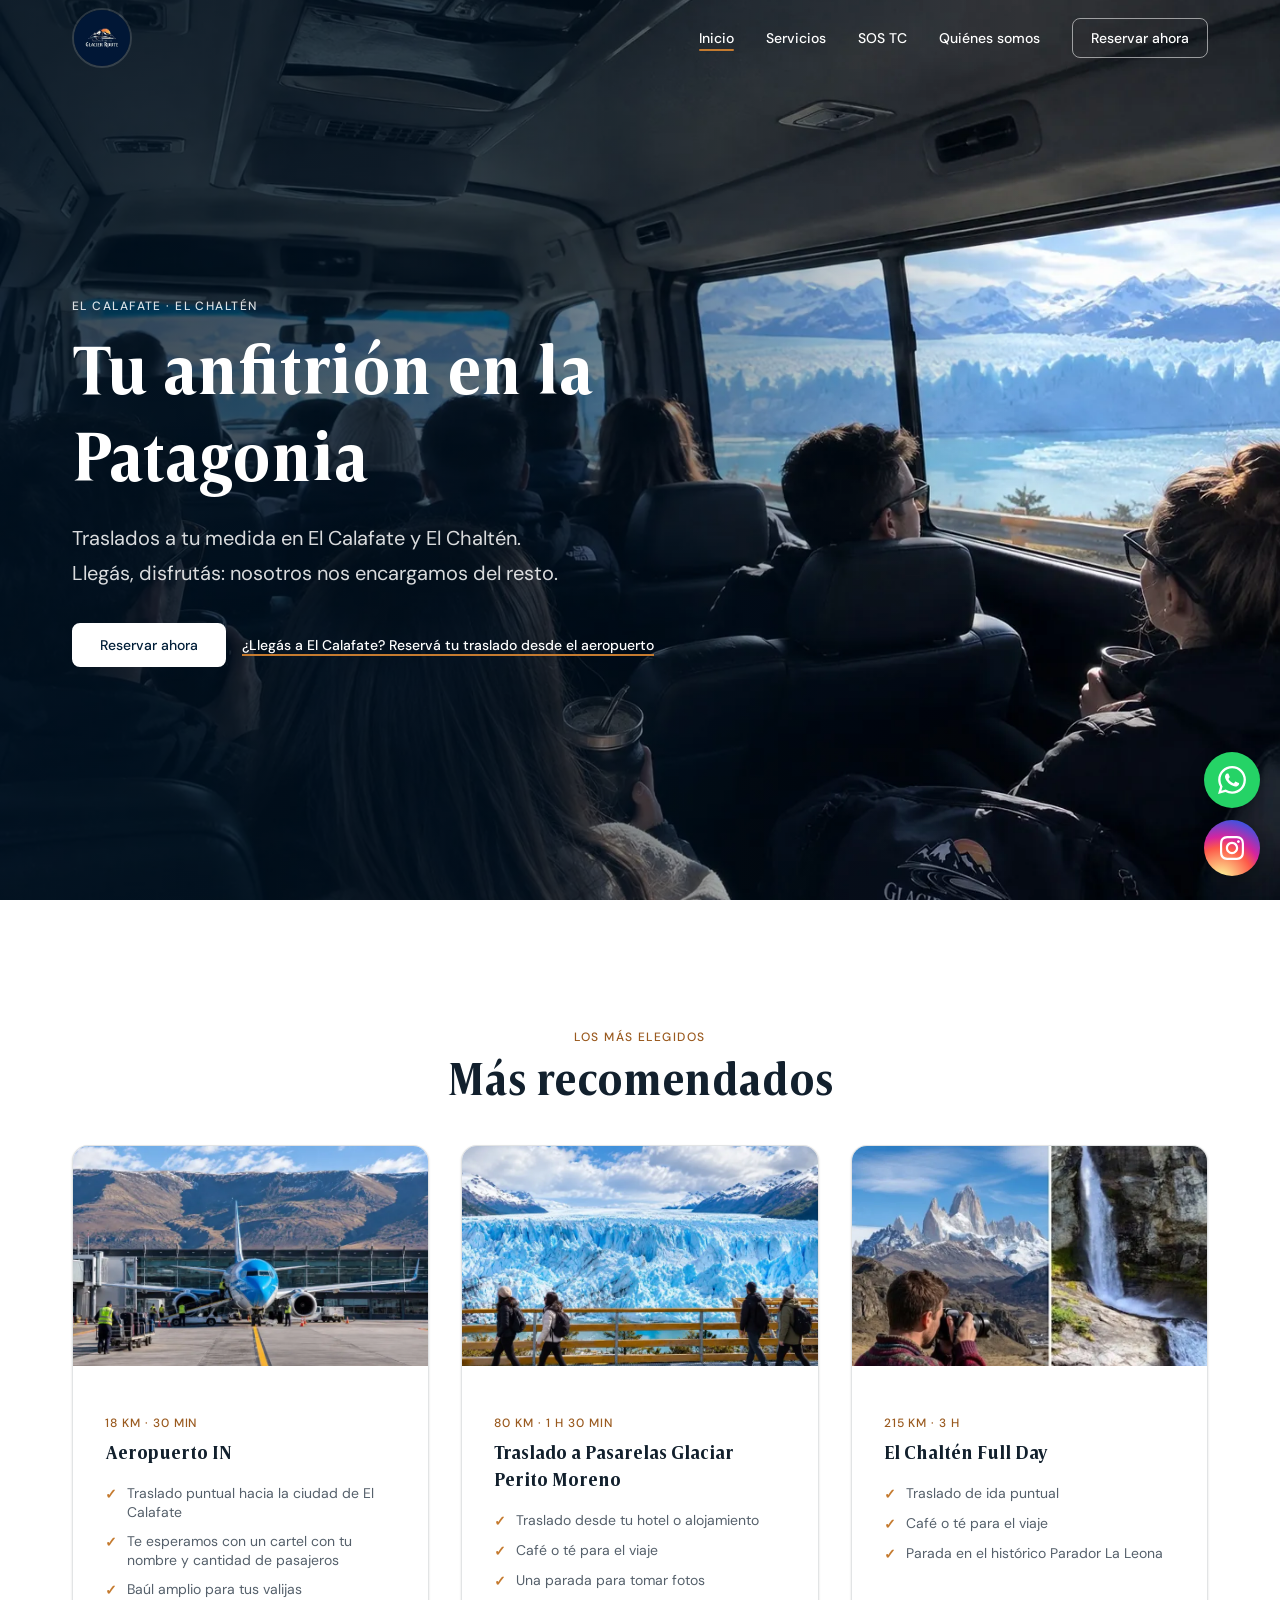
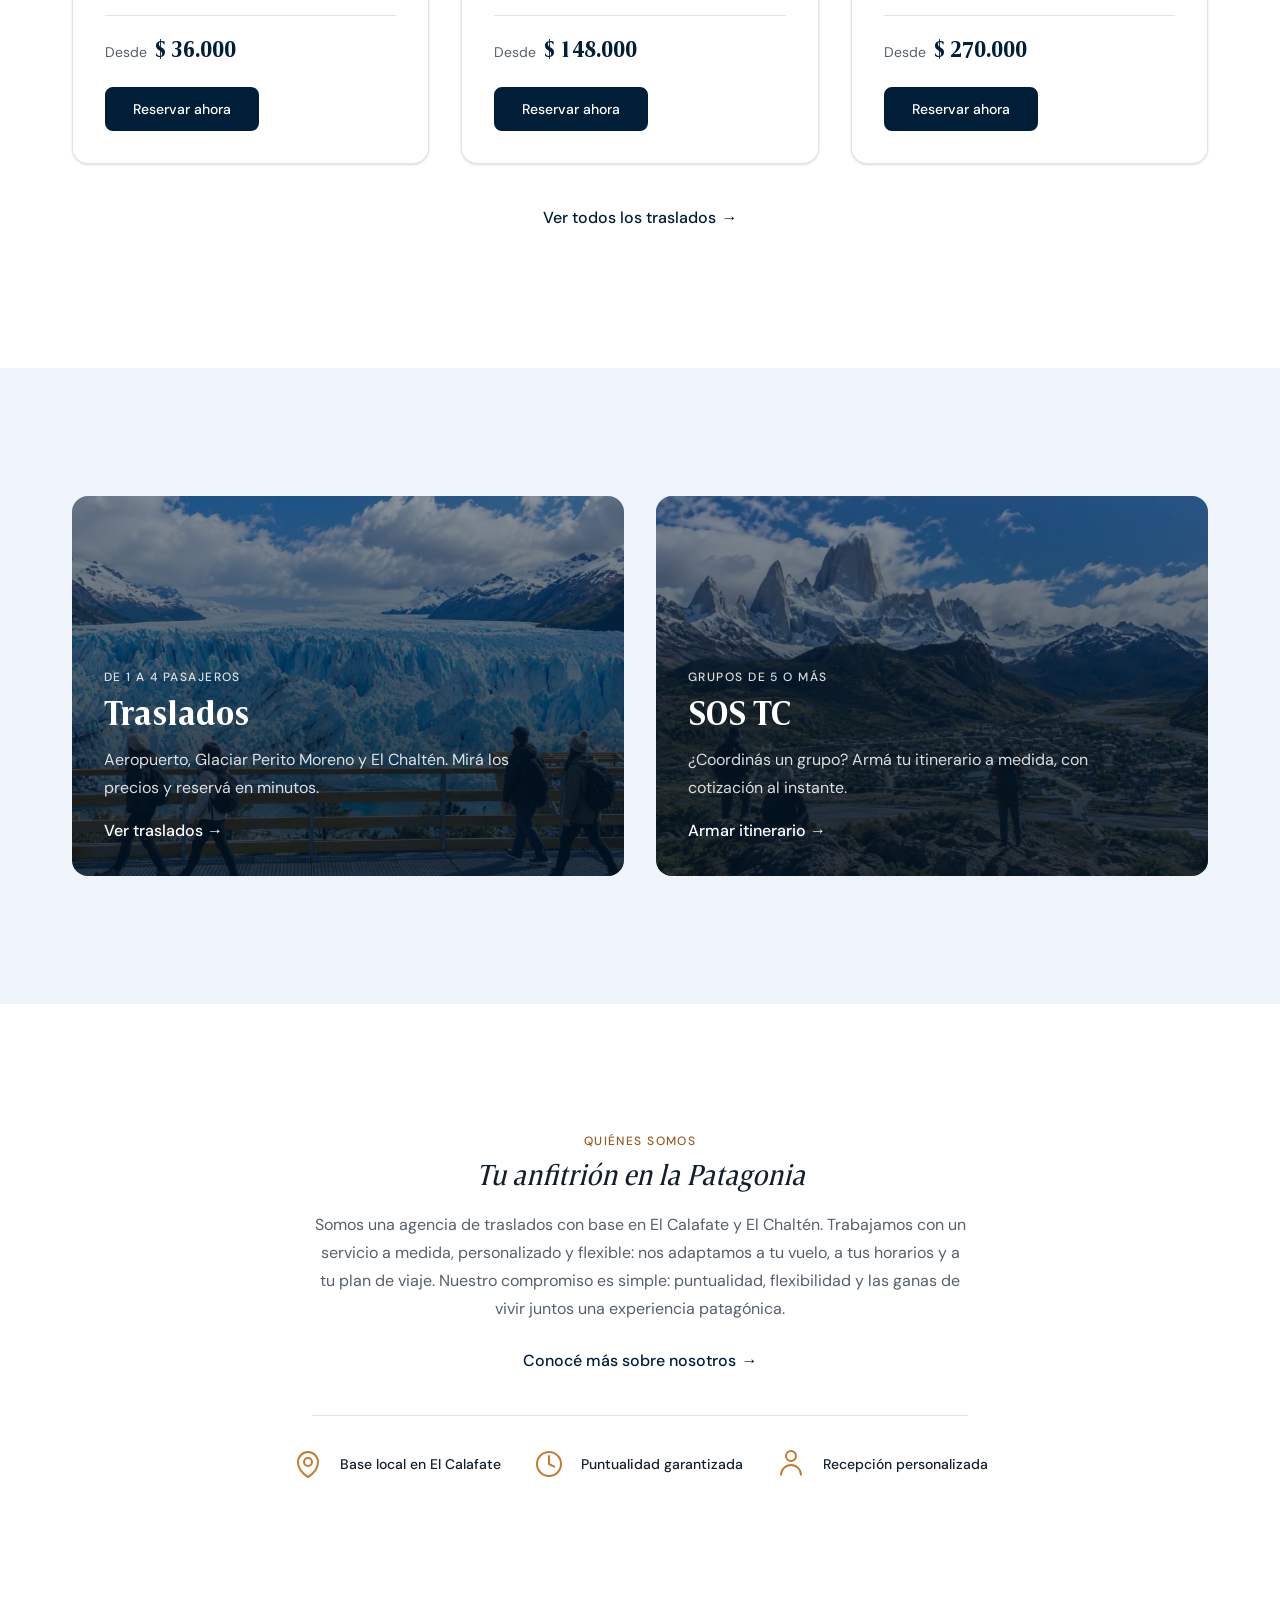
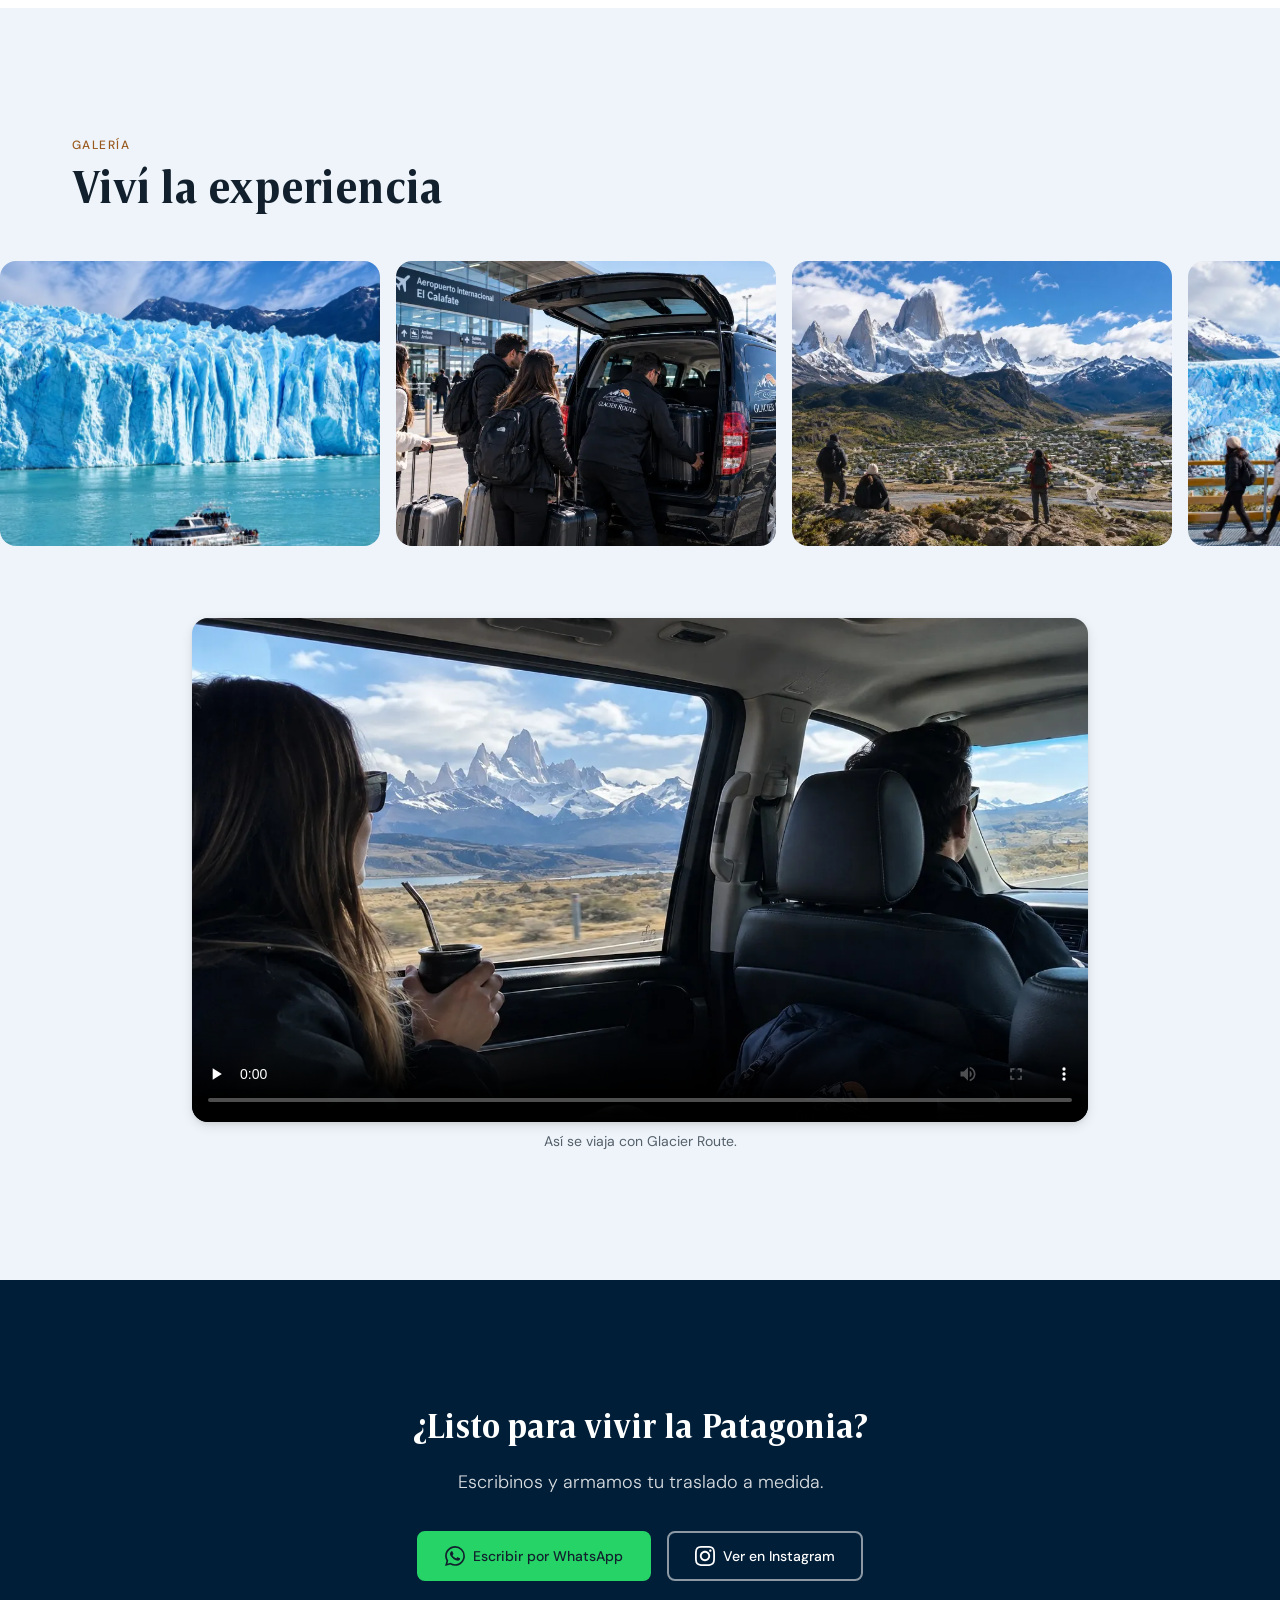
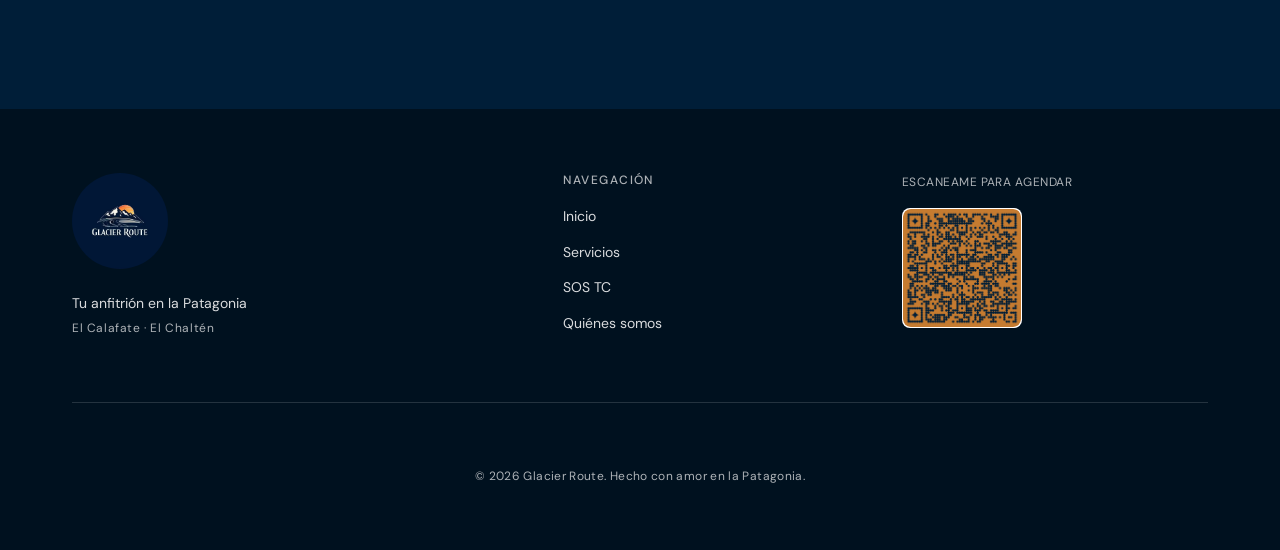
<file: index.html>
<!DOCTYPE html>
<html lang="es">
<head>
  <meta charset="UTF-8" />
  <meta name="viewport" content="width=device-width, initial-scale=1.0" />
  <title>Glacier Route | Traslados El Calafate y El Chaltén</title>
  <meta name="description" content="Traslados en El Calafate y El Chaltén: aeropuerto, Glaciar Perito Moreno y Chaltén Full Day. Servicio a medida, puntual y flexible. Reservá por WhatsApp." />
  <meta name="theme-color" content="#001e38" />
  <link rel="icon" href="assets/icon/logo-glacier-route.ico" />
  <link rel="canonical" href="https://www.glacierroute.com.ar/" />

  <!-- Open Graph -->
  <meta property="og:title" content="Glacier Route | Traslados El Calafate y El Chaltén" />
  <meta property="og:description" content="Traslados en El Calafate y El Chaltén: aeropuerto, Glaciar Perito Moreno y Chaltén Full Day. Servicio a medida, puntual y flexible. Reservá por WhatsApp." />
  <meta property="og:image" content="https://www.glacierroute.com.ar/assets/glaciar/glaciar-hero.jpeg" />
  <meta property="og:image:width" content="828" />
  <meta property="og:image:height" content="689" />
  <meta property="og:type" content="website" />
  <meta property="og:url" content="https://www.glacierroute.com.ar/" />
  <meta property="og:locale" content="es_AR" />
  <meta property="og:site_name" content="Glacier Route" />

  <!-- Twitter Card -->
  <meta name="twitter:card" content="summary_large_image" />
  <meta name="twitter:title" content="Glacier Route | Traslados El Calafate y El Chaltén" />
  <meta name="twitter:description" content="Traslados en El Calafate y El Chaltén: aeropuerto, Glaciar Perito Moreno y Chaltén Full Day. Servicio a medida, puntual y flexible. Reservá por WhatsApp." />
  <meta name="twitter:image" content="https://www.glacierroute.com.ar/assets/glaciar/glaciar-hero.jpeg" />

  <!-- Geo -->
  <meta name="geo.region" content="AR-Z" />
  <meta name="geo.placename" content="El Calafate, Santa Cruz, Argentina" />
  <meta name="geo.position" content="-50.3400;-72.2647" />
  <meta name="ICBM" content="-50.3400, -72.2647" />

  <!-- JSON-LD: LocalBusiness -->
  <!-- TODO cliente: actualizar "telephone" cuando cambie WHATSAPP_RESERVAS en js/config.js -->
  <script type="application/ld+json">
  {
    "@context": "https://schema.org",
    "@type": "LocalBusiness",
    "@id": "https://www.glacierroute.com.ar/",
    "name": "Glacier Route",
    "description": "Traslados en El Calafate y El Chaltén: aeropuerto, Glaciar Perito Moreno y Chaltén Full Day.",
    "url": "https://www.glacierroute.com.ar/",
    "telephone": "+5491162806101",
    "image": "https://www.glacierroute.com.ar/assets/glaciar/glaciar-hero.jpeg",
    "priceRange": "$$",
    "sameAs": ["https://www.instagram.com/traslados.elcalafate"],
    "address": {
      "@type": "PostalAddress",
      "addressLocality": "El Calafate",
      "addressRegion": "Santa Cruz",
      "addressCountry": "AR"
    },
    "geo": {
      "@type": "GeoCoordinates",
      "latitude": -50.3400,
      "longitude": -72.2647
    },
    "areaServed": [
      { "@type": "City", "name": "El Calafate" },
      { "@type": "City", "name": "El Chaltén" }
    ],
    "hasOfferCatalog": {
      "@type": "OfferCatalog",
      "name": "Traslados en El Calafate y El Chaltén",
      "itemListElement": [
        {
          "@type": "Offer",
          "itemOffered": {
            "@type": "Service",
            "name": "Traslado Aeropuerto El Calafate",
            "description": "Traslado desde/hacia el Aeropuerto Malvinas Argentinas de El Calafate con recepción personalizada."
          }
        },
        {
          "@type": "Offer",
          "itemOffered": {
            "@type": "Service",
            "name": "Traslado Glaciar Perito Moreno",
            "description": "Traslado al Glaciar Perito Moreno en el Parque Nacional Los Glaciares. Opciones: solo ida, puertos o ida y vuelta con pasarelas."
          }
        },
        {
          "@type": "Offer",
          "itemOffered": {
            "@type": "Service",
            "name": "Traslado El Chaltén",
            "description": "Traslado desde El Calafate a El Chaltén, Capital Nacional del Trekking."
          }
        },
        {
          "@type": "Offer",
          "itemOffered": {
            "@type": "Service",
            "name": "Chaltén Full Day",
            "description": "Traslado de día completo a El Chaltén para conocer los hitos principales de la Capital Nacional del Trekking."
          }
        }
      ]
    }
  }
  </script>

  <!-- Fuentes (locales): DM Sans para el texto, Candide para los títulos -->
  <link rel="preload" href="assets/fonts/DMSans-latin.woff2" as="font" type="font/woff2" crossorigin />
  <link rel="preload" href="assets/fonts/Candide-Bold.woff2" as="font" type="font/woff2" crossorigin />

  <!-- CSS (los que llevan media="print" + onload son de contenido bajo el pliegue: no bloquean el render) -->
  <link rel="stylesheet" href="css/variables.css" />
  <link rel="stylesheet" href="css/reset.css" />
  <link rel="stylesheet" href="css/layout.css" />
  <link rel="stylesheet" href="css/components.css" />
  <link rel="stylesheet" href="css/hero.css" />
  <link rel="stylesheet" href="css/services.css" />
  <link rel="stylesheet" href="css/reserva.css" media="print" onload="this.media='all'" />
  <link rel="stylesheet" href="css/gallery.css" media="print" onload="this.media='all'" />
  <link rel="stylesheet" href="css/contact.css" media="print" onload="this.media='all'" />
  <link rel="stylesheet" href="css/pages.css" />
</head>
<body>

  <a href="#contenido" class="skip-link">Saltar al contenido</a>

  <!-- NAV: mantener igual en todas las páginas -->
  <header class="site-header" role="banner">
    <nav class="nav" aria-label="Navegación principal">
      <div class="nav__container">
        <a href="./" class="nav__logo" aria-label="Glacier Route — Ir al inicio">
          <img src="assets/logo-glacier-route.webp" alt="Glacier Route" width="52" height="52" />
        </a>

        <button class="nav__hamburger" aria-label="Abrir menú de navegación" aria-expanded="false" aria-controls="nav-menu">
          <span class="nav__hamburger-line"></span>
          <span class="nav__hamburger-line"></span>
          <span class="nav__hamburger-line"></span>
        </button>

        <ul class="nav__links" id="nav-menu" role="list">
          <li><a href="./" class="nav__link">Inicio</a></li>
          <li><a href="servicios.html" class="nav__link">Servicios</a></li>
          <li><a href="sos-tc.html" class="nav__link">SOS TC</a></li>
          <li><a href="nosotros.html" class="nav__link">Quiénes somos</a></li>
          <li><a href="servicios.html" class="nav__link nav__link--cta">Reservar ahora</a></li>
        </ul>
      </div>
    </nav>
  </header>

  <main id="contenido">

    <!-- ══════════════════════════ HERO (carrusel: js/hero.js) ════════════════════════ -->
    <section id="inicio" class="hero" data-carrusel aria-roledescription="carousel" aria-label="Glacier Route en imágenes">
      <div class="hero__slides">
        <div class="hero__slide is-active" role="group" aria-roledescription="slide" aria-label="1 de 3">
          <img src="assets/hero/viaje-glaciar.webp" alt="Viajeros tomando mate en la camioneta de Glacier Route, frente al Glaciar Perito Moreno" width="1448" height="1086" fetchpriority="high" />
        </div>
        <div class="hero__slide" role="group" aria-roledescription="slide" aria-label="2 de 3">
          <img data-src="assets/hero/recepcion-aeropuerto.webp" alt="Chofer de Glacier Route recibiendo viajeros junto a la camioneta en el aeropuerto de El Calafate" width="1435" height="1096" />
        </div>
        <div class="hero__slide" role="group" aria-roledescription="slide" aria-label="3 de 3">
          <img data-src="assets/hero/viaje-fitz-roy.webp" alt="Viajera mirando el cerro Fitz Roy por la ventanilla, camino a El Chaltén" width="1448" height="1086" />
        </div>
      </div>

      <div class="hero__content">
        <h1 class="visually-hidden">Glacier Route: traslados en El Calafate y El Chaltén</h1>
        <p class="hero__eyebrow">El Calafate · El Chaltén</p>

        <div class="hero__textos">
          <div class="hero__texto is-active">
            <h2 class="hero__titulo">Tu anfitrión en la Patagonia</h2>
            <p class="hero__frase">Traslados a tu medida en El Calafate y El Chaltén.<br />Llegás, disfrutás: nosotros nos encargamos del resto.</p>
          </div>
          <div class="hero__texto">
            <h2 class="hero__titulo">Te esperamos en el aeropuerto</h2>
            <p class="hero__frase">Te recibimos con un cartel con tu nombre.<br />Y te llevamos directo a tu alojamiento.</p>
          </div>
          <div class="hero__texto">
            <h2 class="hero__titulo">Rumbo a El Chaltén</h2>
            <p class="hero__frase">215 km hasta la Capital Nacional del Trekking.<br />Con café o té y paradas en el camino.</p>
          </div>
        </div>

        <div class="hero__ctas">
          <a href="servicios.html" class="btn btn--light">Reservar ahora</a>
          <button type="button" class="hero__pregunta" data-reservar="aeropuerto-in" aria-haspopup="dialog">¿Llegás a El Calafate? Reservá tu traslado desde el aeropuerto</button>
        </div>
      </div>
    </section>

    <!-- ═════════════════════ MÁS RECOMENDADOS ═════════════════════ -->
    <section id="destacados" class="destacados section" aria-labelledby="destacados-heading">
      <div class="container">
        <p class="eyebrow eyebrow--centered">Los más elegidos</p>
        <h2 id="destacados-heading" class="section-title">Más recomendados</h2>
        <!-- Cards generadas desde js/data/servicios.js (destacado: true) -->
        <div class="servicios-grid" data-destacados></div>
        <p class="section-link"><a href="servicios.html" class="link-arrow">Ver todos los traslados</a></p>
      </div>
    </section>

    <!-- ═════════════════════════ ACCESOS ═════════════════════════ -->
    <section id="accesos" class="accesos section" aria-label="Elegí cómo viajás">
      <div class="container accesos__grid">
        <a href="servicios.html" class="acceso acceso--servicios">
          <span class="acceso__eyebrow">De 1 a 4 pasajeros</span>
          <h2 class="acceso__title">Traslados</h2>
          <p class="acceso__text">Aeropuerto, Glaciar Perito Moreno y El Chaltén. Mirá los precios y reservá en minutos.</p>
          <span class="acceso__cta">Ver traslados</span>
        </a>
        <a href="sos-tc.html" class="acceso acceso--tc">
          <span class="acceso__eyebrow">Grupos de 5 o más</span>
          <h2 class="acceso__title">SOS TC</h2>
          <p class="acceso__text">¿Coordinás un grupo? Armá tu itinerario a medida, con cotización al instante.</p>
          <span class="acceso__cta">Armar itinerario</span>
        </a>
      </div>
    </section>

    <!-- ═════════════════════ QUIÉNES SOMOS ═════════════════════ -->
    <section id="nosotros" class="nosotros section" aria-labelledby="nosotros-heading">
      <div class="container nosotros-franja">
        <p class="eyebrow">Quiénes somos</p>
        <h2 id="nosotros-heading" class="nosotros__title"><em>Tu anfitrión en la Patagonia</em></h2>
        <p class="nosotros__text">Somos una agencia de traslados con base en El Calafate y El Chaltén. Trabajamos con un servicio a medida, personalizado y flexible: nos adaptamos a tu vuelo, a tus horarios y a tu plan de viaje. Nuestro compromiso es simple: puntualidad, flexibilidad y las ganas de vivir juntos una experiencia patagónica.</p>
        <a href="nosotros.html" class="link-arrow">Conocé más sobre nosotros</a>

        <ul class="trust-badges" role="list" aria-label="Por qué elegirnos">
          <li class="trust-badge">
            <svg class="trust-badge__icon" aria-hidden="true" focusable="false" width="32" height="32" viewBox="0 0 24 24" fill="none" stroke="currentColor" stroke-width="1.5" stroke-linecap="round" stroke-linejoin="round">
              <path d="M15 10.5a3 3 0 1 1-6 0 3 3 0 0 1 6 0z"/>
              <path d="M19.5 10.5c0 7.142-7.5 11.25-7.5 11.25S4.5 17.642 4.5 10.5a7.5 7.5 0 0 1 15 0z"/>
            </svg>
            <span class="trust-badge__text">Base local en El Calafate</span>
          </li>
          <li class="trust-badge">
            <svg class="trust-badge__icon" aria-hidden="true" focusable="false" width="32" height="32" viewBox="0 0 24 24" fill="none" stroke="currentColor" stroke-width="1.5" stroke-linecap="round" stroke-linejoin="round">
              <circle cx="12" cy="12" r="9"/>
              <path d="M12 6v6l4 2"/>
            </svg>
            <span class="trust-badge__text">Puntualidad garantizada</span>
          </li>
          <li class="trust-badge">
            <svg class="trust-badge__icon" aria-hidden="true" focusable="false" width="32" height="32" viewBox="0 0 24 24" fill="none" stroke="currentColor" stroke-width="1.5" stroke-linecap="round" stroke-linejoin="round">
              <path d="M15.75 6a3.75 3.75 0 1 1-7.5 0 3.75 3.75 0 0 1 7.5 0z"/>
              <path d="M4.501 20.118a7.5 7.5 0 0 1 14.998 0"/>
            </svg>
            <span class="trust-badge__text">Recepción personalizada</span>
          </li>
        </ul>
      </div>
    </section>

    <!-- ══════════════════════ GALERÍA (cinta: js/gallery.js) ════════════════════════ -->
    <section id="galeria" class="gallery section" aria-labelledby="galeria-heading">
      <div class="container gallery__header">
        <p class="eyebrow">Galería</p>
        <h2 id="galeria-heading" class="section-title">Viví la experiencia</h2>
      </div>

      <div class="gallery__viewport" data-galeria>
        <ul class="gallery__track" role="list">
          <li>
            <button type="button" class="gallery__item" data-index="0" aria-label="Ampliar foto: Catamarán navegando frente a la pared del Glaciar Perito Moreno">
              <img data-src="assets/galeria/navegacion-glaciar-800.webp" data-full="assets/galeria/navegacion-glaciar.webp" alt="Catamarán navegando frente a la pared del Glaciar Perito Moreno" width="1295" height="1214" loading="lazy" />
              <span class="gallery__overlay" aria-hidden="true"><svg width="24" height="24" viewBox="0 0 24 24" fill="none" stroke="currentColor" stroke-width="2" aria-hidden="true"><circle cx="11" cy="11" r="8"/><path d="m21 21-4.35-4.35"/></svg></span>
            </button>
          </li>
          <li>
            <button type="button" class="gallery__item" data-index="1" aria-label="Ampliar foto: Chofer de Glacier Route cargando valijas en la camioneta, en el aeropuerto de El Calafate">
              <img data-src="assets/galeria/recepcion-valijas-800.webp" data-full="assets/galeria/recepcion-valijas.webp" alt="Chofer de Glacier Route cargando valijas en la camioneta, en el aeropuerto de El Calafate" width="1536" height="1024" loading="lazy" />
              <span class="gallery__overlay" aria-hidden="true"><svg width="24" height="24" viewBox="0 0 24 24" fill="none" stroke="currentColor" stroke-width="2" aria-hidden="true"><circle cx="11" cy="11" r="8"/><path d="m21 21-4.35-4.35"/></svg></span>
            </button>
          </li>
          <li>
            <button type="button" class="gallery__item" data-index="2" aria-label="Ampliar foto: Viajeros en un mirador con el cerro Fitz Roy y el pueblo de El Chaltén de fondo">
              <img data-src="assets/galeria/mirador-el-chalten-800.webp" data-full="assets/galeria/mirador-el-chalten.webp" alt="Viajeros en un mirador con el cerro Fitz Roy y el pueblo de El Chaltén de fondo" width="1572" height="1001" loading="lazy" />
              <span class="gallery__overlay" aria-hidden="true"><svg width="24" height="24" viewBox="0 0 24 24" fill="none" stroke="currentColor" stroke-width="2" aria-hidden="true"><circle cx="11" cy="11" r="8"/><path d="m21 21-4.35-4.35"/></svg></span>
            </button>
          </li>
          <li>
            <button type="button" class="gallery__item" data-index="3" aria-label="Ampliar foto: Viajeros caminando por las pasarelas frente al Glaciar Perito Moreno">
              <img data-src="assets/galeria/pasarelas-glaciar-800.webp" data-full="assets/galeria/pasarelas-glaciar.webp" alt="Viajeros caminando por las pasarelas frente al Glaciar Perito Moreno" width="1401" height="1123" loading="lazy" />
              <span class="gallery__overlay" aria-hidden="true"><svg width="24" height="24" viewBox="0 0 24 24" fill="none" stroke="currentColor" stroke-width="2" aria-hidden="true"><circle cx="11" cy="11" r="8"/><path d="m21 21-4.35-4.35"/></svg></span>
            </button>
          </li>
          <li>
            <button type="button" class="gallery__item" data-index="4" aria-label="Ampliar foto: Viajeros frente a la Laguna de los Tres, con el cerro Fitz Roy de fondo">
              <img data-src="assets/galeria/laguna-de-los-tres-800.webp" data-full="assets/galeria/laguna-de-los-tres.webp" alt="Viajeros frente a la Laguna de los Tres, con el cerro Fitz Roy de fondo" width="1302" height="1208" loading="lazy" />
              <span class="gallery__overlay" aria-hidden="true"><svg width="24" height="24" viewBox="0 0 24 24" fill="none" stroke="currentColor" stroke-width="2" aria-hidden="true"><circle cx="11" cy="11" r="8"/><path d="m21 21-4.35-4.35"/></svg></span>
            </button>
          </li>
          <li>
            <button type="button" class="gallery__item" data-index="5" aria-label="Ampliar foto: Avión en la plataforma del aeropuerto de El Calafate, con las sierras de fondo">
              <img data-src="assets/galeria/avion-aeropuerto-800.webp" data-full="assets/galeria/avion-aeropuerto.webp" alt="Avión en la plataforma del aeropuerto de El Calafate, con las sierras de fondo" width="1518" height="1036" loading="lazy" />
              <span class="gallery__overlay" aria-hidden="true"><svg width="24" height="24" viewBox="0 0 24 24" fill="none" stroke="currentColor" stroke-width="2" aria-hidden="true"><circle cx="11" cy="11" r="8"/><path d="m21 21-4.35-4.35"/></svg></span>
            </button>
          </li>
          <li>
            <button type="button" class="gallery__item" data-index="6" aria-label="Ampliar foto: Pareja frente a una cascada y su laguna de agua turquesa en El Chaltén">
              <img data-src="assets/galeria/cascada-el-chalten-800.webp" data-full="assets/galeria/cascada-el-chalten.webp" alt="Pareja frente a una cascada y su laguna de agua turquesa en El Chaltén" width="1073" height="1465" loading="lazy" />
              <span class="gallery__overlay" aria-hidden="true"><svg width="24" height="24" viewBox="0 0 24 24" fill="none" stroke="currentColor" stroke-width="2" aria-hidden="true"><circle cx="11" cy="11" r="8"/><path d="m21 21-4.35-4.35"/></svg></span>
            </button>
          </li>
          <li>
            <button type="button" class="gallery__item" data-index="7" aria-label="Ampliar foto: Pareja cargando una valija en la camioneta de Glacier Route para volver al aeropuerto">
              <img data-src="assets/galeria/regreso-aeropuerto-800.webp" data-full="assets/galeria/regreso-aeropuerto.webp" alt="Pareja cargando una valija en la camioneta de Glacier Route para volver al aeropuerto" width="1448" height="1086" loading="lazy" />
              <span class="gallery__overlay" aria-hidden="true"><svg width="24" height="24" viewBox="0 0 24 24" fill="none" stroke="currentColor" stroke-width="2" aria-hidden="true"><circle cx="11" cy="11" r="8"/><path d="m21 21-4.35-4.35"/></svg></span>
            </button>
          </li>
          <li>
            <button type="button" class="gallery__item" data-index="8" aria-label="Ampliar foto: Trekkers contemplando las agujas del Cerro Torre">
              <img data-src="assets/galeria/cerro-torre-800.webp" data-full="assets/galeria/cerro-torre.webp" alt="Trekkers contemplando las agujas del Cerro Torre" width="1041" height="1511" loading="lazy" />
              <span class="gallery__overlay" aria-hidden="true"><svg width="24" height="24" viewBox="0 0 24 24" fill="none" stroke="currentColor" stroke-width="2" aria-hidden="true"><circle cx="11" cy="11" r="8"/><path d="m21 21-4.35-4.35"/></svg></span>
            </button>
          </li>
          <li>
            <button type="button" class="gallery__item" data-index="9" aria-label="Ampliar foto: Vista aérea del puerto Punta Bandera, sobre el Lago Argentino">
              <img data-src="assets/galeria/puerto-punta-bandera-800.webp" data-full="assets/galeria/puerto-punta-bandera.webp" alt="Vista aérea del puerto Punta Bandera, sobre el Lago Argentino" width="1280" height="887" loading="lazy" />
              <span class="gallery__overlay" aria-hidden="true"><svg width="24" height="24" viewBox="0 0 24 24" fill="none" stroke="currentColor" stroke-width="2" aria-hidden="true"><circle cx="11" cy="11" r="8"/><path d="m21 21-4.35-4.35"/></svg></span>
            </button>
          </li>
          <li>
            <button type="button" class="gallery__item" data-index="10" aria-label="Ampliar foto: Puente rojo sobre el Río Eléctrico con montañas nevadas de fondo">
              <img data-src="assets/galeria/puente-rio-electrico-800.webp" data-full="assets/galeria/puente-rio-electrico.webp" alt="Puente rojo sobre el Río Eléctrico con montañas nevadas de fondo" width="1600" height="980" loading="lazy" />
              <span class="gallery__overlay" aria-hidden="true"><svg width="24" height="24" viewBox="0 0 24 24" fill="none" stroke="currentColor" stroke-width="2" aria-hidden="true"><circle cx="11" cy="11" r="8"/><path d="m21 21-4.35-4.35"/></svg></span>
            </button>
          </li>
          <li>
            <button type="button" class="gallery__item" data-index="11" aria-label="Ampliar foto: Cartel de bienvenida a El Chaltén con el cerro Fitz Roy de fondo">
              <img data-src="assets/galeria/bienvenida-el-chalten-800.webp" data-full="assets/galeria/bienvenida-el-chalten.webp" alt="Cartel de bienvenida a El Chaltén con el cerro Fitz Roy de fondo" width="1280" height="1089" loading="lazy" />
              <span class="gallery__overlay" aria-hidden="true"><svg width="24" height="24" viewBox="0 0 24 24" fill="none" stroke="currentColor" stroke-width="2" aria-hidden="true"><circle cx="11" cy="11" r="8"/><path d="m21 21-4.35-4.35"/></svg></span>
            </button>
          </li>
        </ul>
      </div>

      <figure class="container gallery__video">
        <video controls preload="none" playsinline width="1280" height="720" data-poster="assets/hero/viaje-fitz-roy.webp">
          <source src="assets/video/paisajes-patagonia-720.mp4" type="video/mp4" />
        </video>
        <figcaption>Así se viaja con Glacier Route.</figcaption>
      </figure>
    </section>

    <!-- ══════════════════ CONTACTO CTA #contacto ════════════════════ -->
    <section id="contacto" class="contact-cta section" aria-labelledby="contacto-heading">
      <div class="container contact-cta__inner">
        <h2 id="contacto-heading" class="contact-cta__title">¿Listo para vivir la Patagonia?</h2>
        <p class="contact-cta__subtitle">Escribinos y armamos tu traslado a medida.</p>
        <div class="contact-cta__actions">
          <a href="https://wa.me/5491162806101" class="btn btn--whatsapp js-whatsapp" data-whatsapp-key="generic" target="_blank" rel="noopener noreferrer" aria-label="Escribir por WhatsApp">
            <svg aria-hidden="true" focusable="false" width="20" height="20" viewBox="0 0 24 24" fill="currentColor">
              <path d="M17.472 14.382c-.297-.149-1.758-.867-2.03-.967-.273-.099-.471-.148-.67.15-.197.297-.767.966-.94 1.164-.173.199-.347.223-.644.075-.297-.15-1.255-.463-2.39-1.475-.883-.788-1.48-1.761-1.653-2.059-.173-.297-.018-.458.13-.606.134-.133.298-.347.446-.52.149-.174.198-.298.298-.497.099-.198.05-.371-.025-.52-.075-.149-.669-1.612-.916-2.207-.242-.579-.487-.5-.669-.51-.173-.008-.371-.01-.57-.01-.198 0-.52.074-.792.372-.272.297-1.04 1.016-1.04 2.479 0 1.462 1.065 2.875 1.213 3.074.149.198 2.096 3.2 5.077 4.487.709.306 1.262.489 1.694.625.712.227 1.36.195 1.871.118.571-.085 1.758-.719 2.006-1.413.248-.694.248-1.289.173-1.413-.074-.124-.272-.198-.57-.347m-5.421 7.403h-.004a9.87 9.87 0 01-5.031-1.378l-.361-.214-3.741.982.998-3.648-.235-.374a9.86 9.86 0 01-1.51-5.26c.001-5.45 4.436-9.884 9.888-9.884 2.64 0 5.122 1.03 6.988 2.898a9.825 9.825 0 012.893 6.994c-.003 5.45-4.437 9.884-9.885 9.884m8.413-18.297A11.815 11.815 0 0012.05 0C5.495 0 .16 5.335.157 11.892c0 2.096.547 4.142 1.588 5.945L.057 24l6.305-1.654a11.882 11.882 0 005.683 1.448h.005c6.554 0 11.89-5.335 11.893-11.893a11.821 11.821 0 00-3.48-8.413z"/>
            </svg>
            Escribir por WhatsApp
          </a>
          <a href="https://www.instagram.com/traslados.elcalafate?igsh=dmVlcjQ0a2Q4OHNq" class="btn btn--outline-white js-instagram" target="_blank" rel="noopener noreferrer" aria-label="Ver en Instagram (abre en nueva pestaña)">
            <svg aria-hidden="true" focusable="false" width="20" height="20" viewBox="0 0 24 24" fill="currentColor">
              <path d="M12 2.163c3.204 0 3.584.012 4.85.07 3.252.148 4.771 1.691 4.919 4.919.058 1.265.069 1.645.069 4.849 0 3.205-.012 3.584-.069 4.849-.149 3.225-1.664 4.771-4.919 4.919-1.266.058-1.644.07-4.85.07-3.204 0-3.584-.012-4.849-.07-3.26-.149-4.771-1.699-4.919-4.92-.058-1.265-.07-1.644-.07-4.849 0-3.204.013-3.583.07-4.849.149-3.227 1.664-4.771 4.919-4.919 1.266-.057 1.645-.069 4.849-.069zm0-2.163c-3.259 0-3.667.014-4.947.072-4.358.2-6.78 2.618-6.98 6.98-.059 1.281-.073 1.689-.073 4.948 0 3.259.014 3.668.072 4.948.2 4.358 2.618 6.78 6.98 6.98 1.281.058 1.689.072 4.948.072 3.259 0 3.668-.014 4.948-.072 4.354-.2 6.782-2.618 6.979-6.98.059-1.28.073-1.689.073-4.948 0-3.259-.014-3.667-.072-4.947-.196-4.354-2.617-6.78-6.979-6.98-1.281-.059-1.69-.073-4.949-.073zm0 5.838c-3.403 0-6.162 2.759-6.162 6.162s2.759 6.163 6.162 6.163 6.162-2.759 6.162-6.163c0-3.403-2.759-6.162-6.162-6.162zm0 10.162c-2.209 0-4-1.79-4-4 0-2.209 1.791-4 4-4s4 1.791 4 4c0 2.21-1.791 4-4 4zm6.406-11.845c-.796 0-1.441.645-1.441 1.44s.645 1.44 1.441 1.44c.795 0 1.439-.645 1.439-1.44s-.644-1.44-1.439-1.44z"/>
            </svg>
            Ver en Instagram
          </a>
        </div>
      </div>
    </section>

  </main>

  <!-- FOOTER: mantener igual en todas las páginas -->
  <footer class="site-footer" role="contentinfo">
    <div class="container">
      <div class="footer__grid">

        <div class="footer__col footer__col--brand">
          <a href="./" class="footer__logo-link" aria-label="Glacier Route — Volver al inicio">
            <img src="assets/logo-glacier-route.webp" alt="Glacier Route" width="96" height="96" class="footer__logo" loading="lazy" />
          </a>
          <p class="footer__tagline">Tu anfitrión en la Patagonia</p>
          <p class="footer__location">El Calafate · El Chaltén</p>
        </div>

        <nav class="footer__col footer__col--nav" aria-label="Navegación del pie de página">
          <h2 class="footer__nav-title">Navegación</h2>
          <ul class="footer__nav-links" role="list">
            <li><a href="./" class="footer__link">Inicio</a></li>
            <li><a href="servicios.html" class="footer__link">Servicios</a></li>
            <li><a href="sos-tc.html" class="footer__link">SOS TC</a></li>
            <li><a href="nosotros.html" class="footer__link">Quiénes somos</a></li>
          </ul>
        </nav>

        <div class="footer__col footer__col--qr">
          <p class="footer__qr-text">Escaneame para agendar</p>
          <div class="footer__qr-wrap">
            <img src="assets/QR/newQR.png" alt="Código QR — contacto por WhatsApp" width="120" height="120" class="footer__qr-img" loading="lazy" />
          </div>
        </div>

      </div>

      <div class="footer__bottom">
        <p class="footer__copyright">&copy; 2026 Glacier Route. Hecho con amor en la Patagonia.</p>
      </div>
    </div>
  </footer>

  <!-- ══════════════════ BOTONES FLOTANTES ══════════════════════════ -->
  <div class="floating-buttons" aria-label="Contacto rápido">
    <a href="https://wa.me/5491162806101" class="fab fab--whatsapp js-whatsapp" data-whatsapp-key="generic" aria-label="Contactar por WhatsApp" target="_blank" rel="noopener noreferrer">
      <svg aria-hidden="true" focusable="false" width="28" height="28" viewBox="0 0 24 24" fill="currentColor">
              <path d="M17.472 14.382c-.297-.149-1.758-.867-2.03-.967-.273-.099-.471-.148-.67.15-.197.297-.767.966-.94 1.164-.173.199-.347.223-.644.075-.297-.15-1.255-.463-2.39-1.475-.883-.788-1.48-1.761-1.653-2.059-.173-.297-.018-.458.13-.606.134-.133.298-.347.446-.52.149-.174.198-.298.298-.497.099-.198.05-.371-.025-.52-.075-.149-.669-1.612-.916-2.207-.242-.579-.487-.5-.669-.51-.173-.008-.371-.01-.57-.01-.198 0-.52.074-.792.372-.272.297-1.04 1.016-1.04 2.479 0 1.462 1.065 2.875 1.213 3.074.149.198 2.096 3.2 5.077 4.487.709.306 1.262.489 1.694.625.712.227 1.36.195 1.871.118.571-.085 1.758-.719 2.006-1.413.248-.694.248-1.289.173-1.413-.074-.124-.272-.198-.57-.347m-5.421 7.403h-.004a9.87 9.87 0 01-5.031-1.378l-.361-.214-3.741.982.998-3.648-.235-.374a9.86 9.86 0 01-1.51-5.26c.001-5.45 4.436-9.884 9.888-9.884 2.64 0 5.122 1.03 6.988 2.898a9.825 9.825 0 012.893 6.994c-.003 5.45-4.437 9.884-9.885 9.884m8.413-18.297A11.815 11.815 0 0012.05 0C5.495 0 .16 5.335.157 11.892c0 2.096.547 4.142 1.588 5.945L.057 24l6.305-1.654a11.882 11.882 0 005.683 1.448h.005c6.554 0 11.89-5.335 11.893-11.893a11.821 11.821 0 00-3.48-8.413z"/>
            </svg>
    </a>
    <a href="https://www.instagram.com/traslados.elcalafate?igsh=dmVlcjQ0a2Q4OHNq" class="fab fab--instagram js-instagram" aria-label="Visitar Instagram" target="_blank" rel="noopener noreferrer">
      <svg aria-hidden="true" focusable="false" width="24" height="24" viewBox="0 0 24 24" fill="currentColor">
              <path d="M12 2.163c3.204 0 3.584.012 4.85.07 3.252.148 4.771 1.691 4.919 4.919.058 1.265.069 1.645.069 4.849 0 3.205-.012 3.584-.069 4.849-.149 3.225-1.664 4.771-4.919 4.919-1.266.058-1.644.07-4.85.07-3.204 0-3.584-.012-4.849-.07-3.26-.149-4.771-1.699-4.919-4.92-.058-1.265-.07-1.644-.07-4.849 0-3.204.013-3.583.07-4.849.149-3.227 1.664-4.771 4.919-4.919 1.266-.057 1.645-.069 4.849-.069zm0-2.163c-3.259 0-3.667.014-4.947.072-4.358.2-6.78 2.618-6.98 6.98-.059 1.281-.073 1.689-.073 4.948 0 3.259.014 3.668.072 4.948.2 4.358 2.618 6.78 6.98 6.98 1.281.058 1.689.072 4.948.072 3.259 0 3.668-.014 4.948-.072 4.354-.2 6.782-2.618 6.979-6.98.059-1.28.073-1.689.073-4.948 0-3.259-.014-3.667-.072-4.947-.196-4.354-2.617-6.78-6.979-6.98-1.281-.059-1.69-.073-4.949-.073zm0 5.838c-3.403 0-6.162 2.759-6.162 6.162s2.759 6.163 6.162 6.163 6.162-2.759 6.162-6.163c0-3.403-2.759-6.162-6.162-6.162zm0 10.162c-2.209 0-4-1.79-4-4 0-2.209 1.791-4 4-4s4 1.791 4 4c0 2.21-1.791 4-4 4zm6.406-11.845c-.796 0-1.441.645-1.441 1.44s.645 1.44 1.441 1.44c.795 0 1.439-.645 1.439-1.44s-.644-1.44-1.439-1.44z"/>
            </svg>
    </a>
  </div>

  <!-- ══════════════════════ LIGHTBOX ════════════════════════════════ -->
  <div class="lightbox" id="lightbox" role="dialog" aria-modal="true" aria-label="Imagen ampliada" hidden>
    <div class="lightbox__backdrop"></div>
    <button class="lightbox__close" aria-label="Cerrar imagen">
      <svg width="24" height="24" viewBox="0 0 24 24" fill="none" stroke="currentColor" stroke-width="2" aria-hidden="true">
        <path d="M18 6 6 18M6 6l12 12"/>
      </svg>
    </button>
    <button class="lightbox__prev" aria-label="Imagen anterior">
      <svg width="24" height="24" viewBox="0 0 24 24" fill="none" stroke="currentColor" stroke-width="2" aria-hidden="true">
        <path d="m15 18-6-6 6-6"/>
      </svg>
    </button>
    <button class="lightbox__next" aria-label="Imagen siguiente">
      <svg width="24" height="24" viewBox="0 0 24 24" fill="none" stroke="currentColor" stroke-width="2" aria-hidden="true">
        <path d="m9 18 6-6-6-6"/>
      </svg>
    </button>
    <figure class="lightbox__figure">
      <img class="lightbox__img" alt="" />
      <figcaption class="lightbox__caption"></figcaption>
    </figure>
  </div>

  <!-- JS -->
  <script type="module" src="js/main.js"></script>

</body>
</html>
</file>
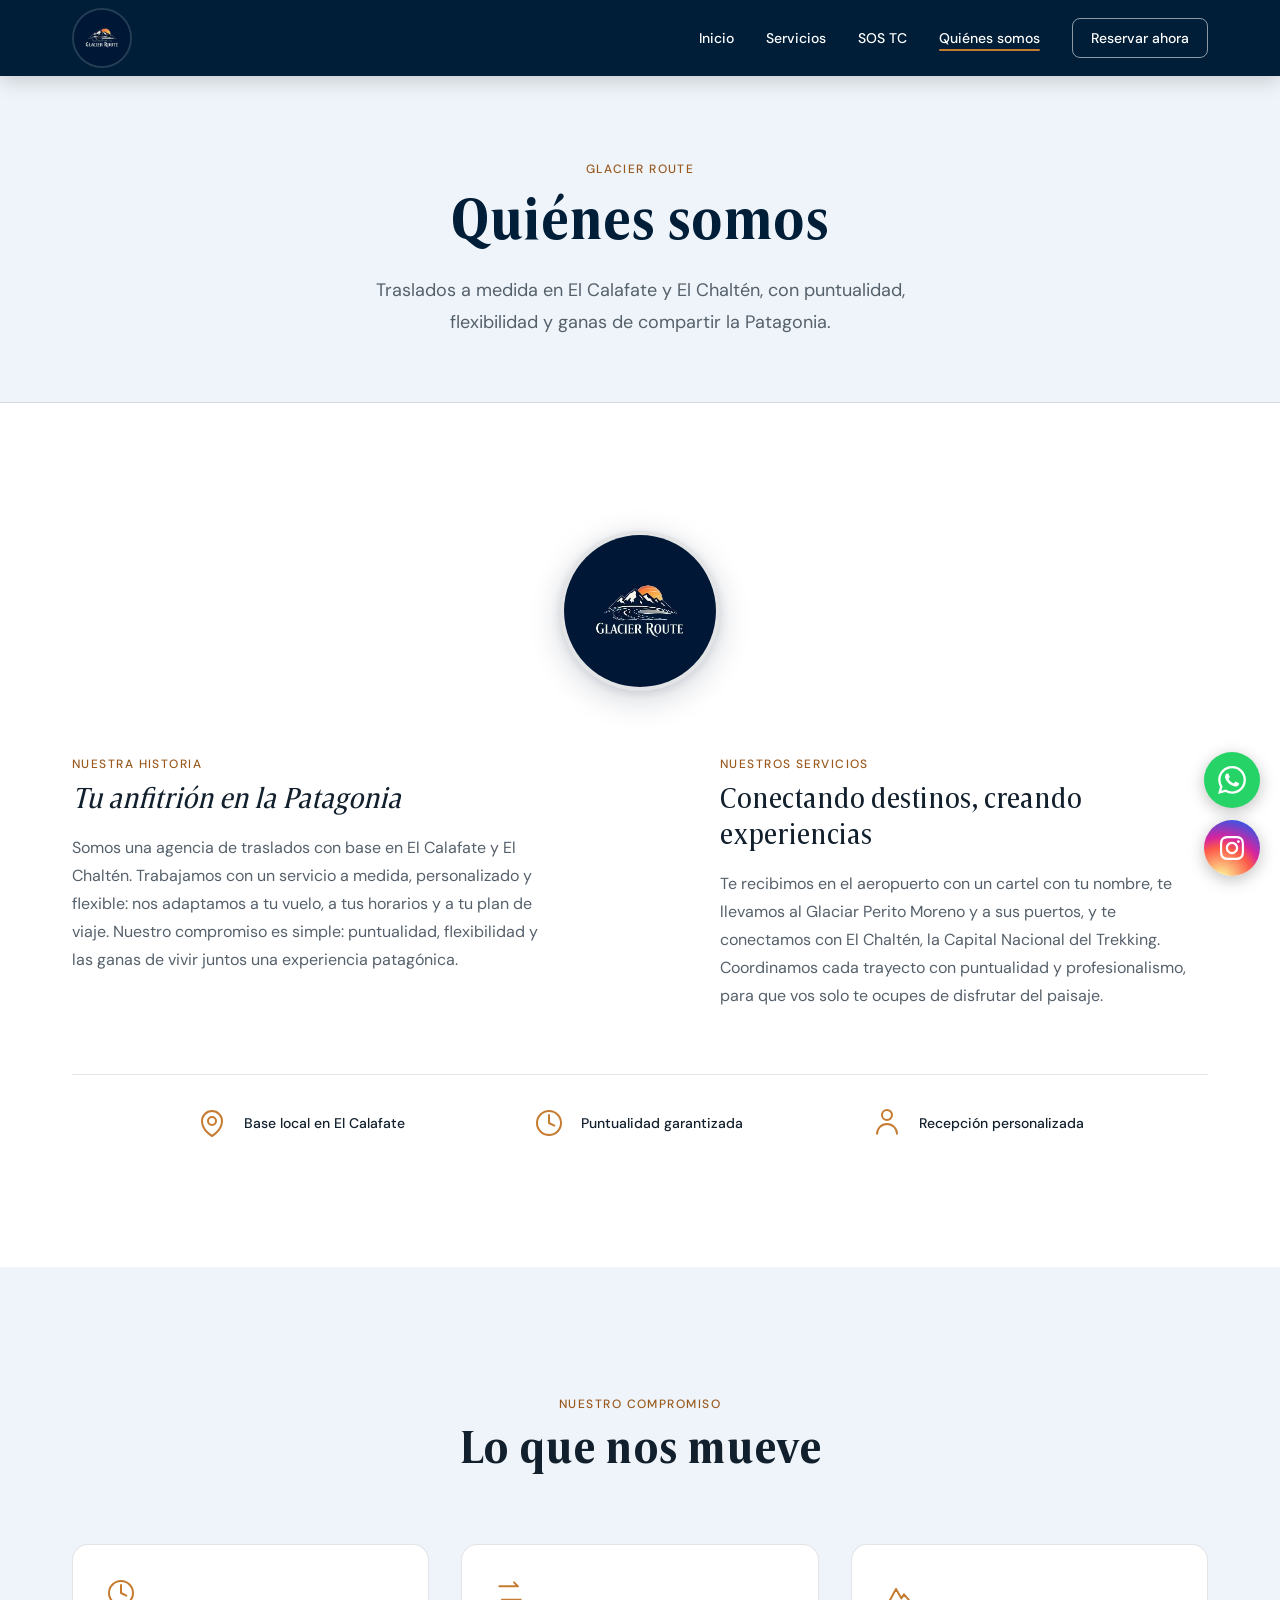
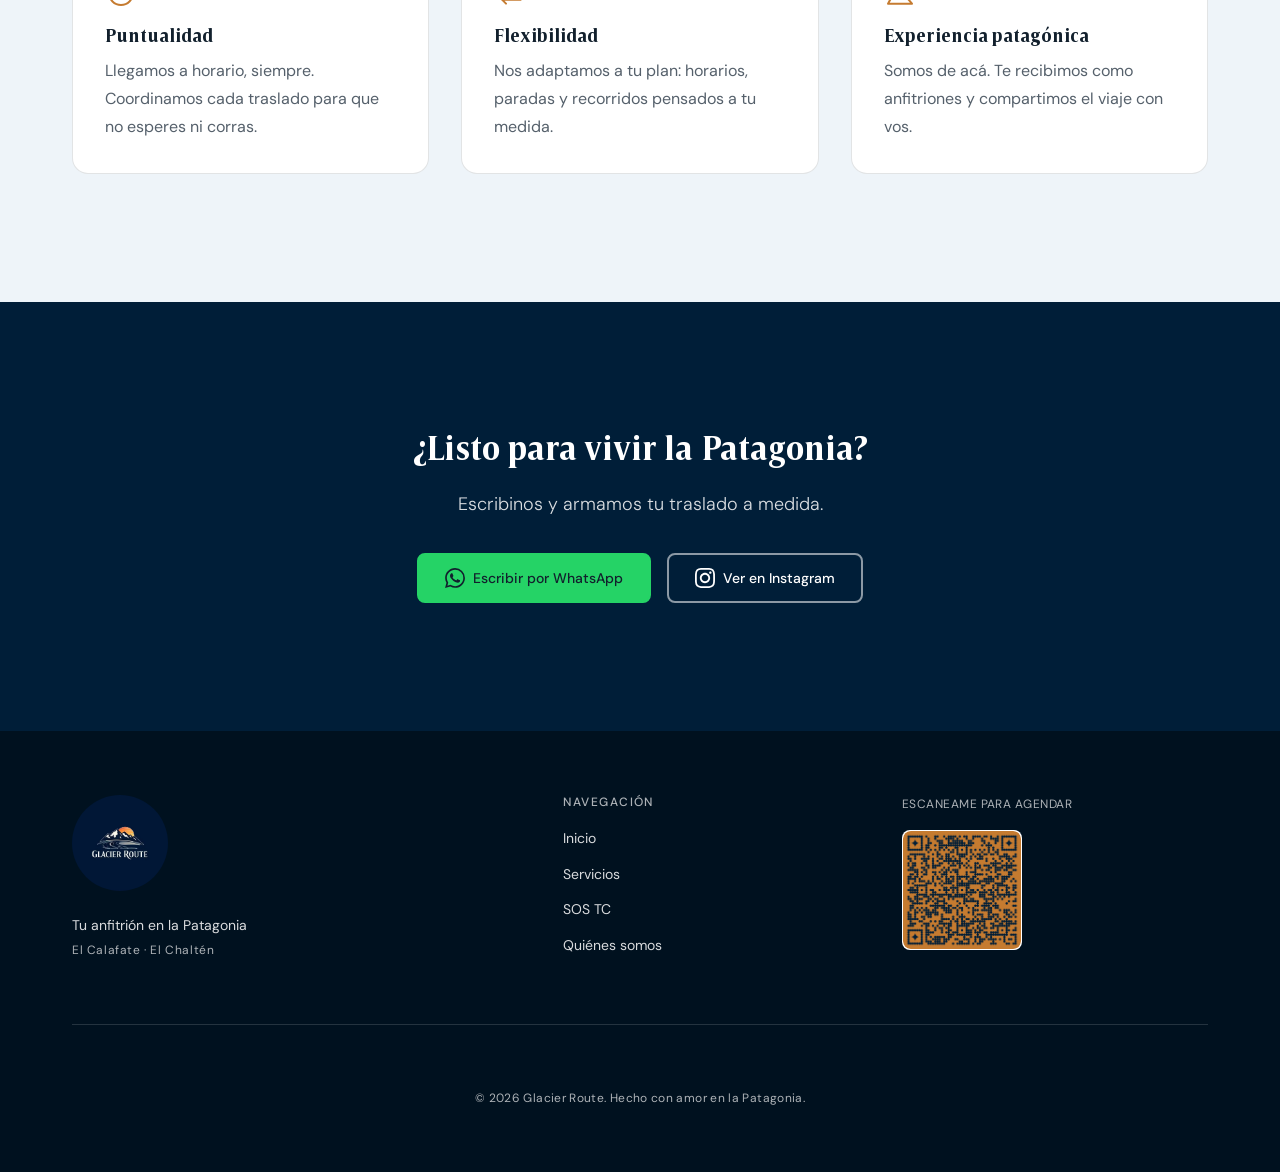
<file: nosotros.html>
<!DOCTYPE html>
<html lang="es">
<head>
  <meta charset="UTF-8" />
  <meta name="viewport" content="width=device-width, initial-scale=1.0" />
  <title>Quiénes somos | Glacier Route, traslados en El Calafate y El Chaltén</title>
  <meta name="description" content="Agencia de traslados con base en El Calafate y El Chaltén. Servicio a medida, personalizado, puntual y flexible." />
  <meta name="theme-color" content="#001e38" />
  <link rel="icon" href="assets/icon/logo-glacier-route.ico" />
  <link rel="canonical" href="https://www.glacierroute.com.ar/nosotros.html" />

  <!-- Open Graph -->
  <meta property="og:title" content="Quiénes somos | Glacier Route, traslados en El Calafate y El Chaltén" />
  <meta property="og:description" content="Agencia de traslados con base en El Calafate y El Chaltén. Servicio a medida, personalizado, puntual y flexible." />
  <meta property="og:image" content="https://www.glacierroute.com.ar/assets/glaciar/glaciar-hero.jpeg" />
  <meta property="og:image:width" content="828" />
  <meta property="og:image:height" content="689" />
  <meta property="og:type" content="website" />
  <meta property="og:url" content="https://www.glacierroute.com.ar/nosotros.html" />
  <meta property="og:locale" content="es_AR" />
  <meta property="og:site_name" content="Glacier Route" />

  <!-- Twitter Card -->
  <meta name="twitter:card" content="summary_large_image" />
  <meta name="twitter:title" content="Quiénes somos | Glacier Route, traslados en El Calafate y El Chaltén" />
  <meta name="twitter:description" content="Agencia de traslados con base en El Calafate y El Chaltén. Servicio a medida, personalizado, puntual y flexible." />
  <meta name="twitter:image" content="https://www.glacierroute.com.ar/assets/glaciar/glaciar-hero.jpeg" />

  <!-- Fuentes (locales): DM Sans para el texto, Candide para los títulos -->
  <link rel="preload" href="assets/fonts/DMSans-latin.woff2" as="font" type="font/woff2" crossorigin />
  <link rel="preload" href="assets/fonts/Candide-Bold.woff2" as="font" type="font/woff2" crossorigin />

  <!-- CSS (los que llevan media="print" + onload son de contenido bajo el pliegue: no bloquean el render) -->
  <link rel="stylesheet" href="css/variables.css" />
  <link rel="stylesheet" href="css/reset.css" />
  <link rel="stylesheet" href="css/layout.css" />
  <link rel="stylesheet" href="css/components.css" />
  <link rel="stylesheet" href="css/contact.css" media="print" onload="this.media='all'" />
  <link rel="stylesheet" href="css/pages.css" />
</head>
<body>

  <a href="#contenido" class="skip-link">Saltar al contenido</a>

  <!-- NAV: mantener igual en todas las páginas -->
  <header class="site-header" role="banner">
    <nav class="nav" aria-label="Navegación principal">
      <div class="nav__container">
        <a href="./" class="nav__logo" aria-label="Glacier Route — Ir al inicio">
          <img src="assets/logo-glacier-route.webp" alt="Glacier Route" width="52" height="52" />
        </a>

        <button class="nav__hamburger" aria-label="Abrir menú de navegación" aria-expanded="false" aria-controls="nav-menu">
          <span class="nav__hamburger-line"></span>
          <span class="nav__hamburger-line"></span>
          <span class="nav__hamburger-line"></span>
        </button>

        <ul class="nav__links" id="nav-menu" role="list">
          <li><a href="./" class="nav__link">Inicio</a></li>
          <li><a href="servicios.html" class="nav__link">Servicios</a></li>
          <li><a href="sos-tc.html" class="nav__link">SOS TC</a></li>
          <li><a href="nosotros.html" class="nav__link">Quiénes somos</a></li>
          <li><a href="servicios.html" class="nav__link nav__link--cta">Reservar ahora</a></li>
        </ul>
      </div>
    </nav>
  </header>

  <main id="contenido">

    <section class="page-hero" aria-labelledby="page-title">
      <div class="container">
        <p class="eyebrow">Glacier Route</p>
        <h1 id="page-title" class="page-hero__title">Quiénes somos</h1>
        <p class="page-hero__lede">Traslados a medida en El Calafate y El Chaltén, con puntualidad, flexibilidad y ganas de compartir la Patagonia.</p>
      </div>
    </section>

    <section class="nosotros section" aria-labelledby="historia-heading">
      <div class="container">
        <div class="nosotros__brand-showcase">
          <img src="assets/logo-glacier-route.webp" alt="Glacier Route" class="nosotros__brand-logo" width="160" height="160" />
        </div>

        <div class="nosotros__grid">
          <div class="nosotros__col">
            <p class="eyebrow">Nuestra historia</p>
            <h2 id="historia-heading" class="nosotros__title"><em>Tu anfitrión en la Patagonia</em></h2>
            <p class="nosotros__text">Somos una agencia de traslados con base en El Calafate y El Chaltén. Trabajamos con un servicio a medida, personalizado y flexible: nos adaptamos a tu vuelo, a tus horarios y a tu plan de viaje. Nuestro compromiso es simple: puntualidad, flexibilidad y las ganas de vivir juntos una experiencia patagónica.</p>
          </div>

          <div class="nosotros__col">
            <p class="eyebrow">Nuestros servicios</p>
            <h2 class="nosotros__title">Conectando destinos, creando experiencias</h2>
            <p class="nosotros__text">Te recibimos en el aeropuerto con un cartel con tu nombre, te llevamos al Glaciar Perito Moreno y a sus puertos, y te conectamos con El Chaltén, la Capital Nacional del Trekking. Coordinamos cada trayecto con puntualidad y profesionalismo, para que vos solo te ocupes de disfrutar del paisaje.</p>
          </div>
        </div>

        <ul class="trust-badges" role="list" aria-label="Por qué elegirnos">
          <li class="trust-badge">
            <svg class="trust-badge__icon" aria-hidden="true" focusable="false" width="32" height="32" viewBox="0 0 24 24" fill="none" stroke="currentColor" stroke-width="1.5" stroke-linecap="round" stroke-linejoin="round">
              <path d="M15 10.5a3 3 0 1 1-6 0 3 3 0 0 1 6 0z"/>
              <path d="M19.5 10.5c0 7.142-7.5 11.25-7.5 11.25S4.5 17.642 4.5 10.5a7.5 7.5 0 0 1 15 0z"/>
            </svg>
            <span class="trust-badge__text">Base local en El Calafate</span>
          </li>
          <li class="trust-badge">
            <svg class="trust-badge__icon" aria-hidden="true" focusable="false" width="32" height="32" viewBox="0 0 24 24" fill="none" stroke="currentColor" stroke-width="1.5" stroke-linecap="round" stroke-linejoin="round">
              <circle cx="12" cy="12" r="9"/>
              <path d="M12 6v6l4 2"/>
            </svg>
            <span class="trust-badge__text">Puntualidad garantizada</span>
          </li>
          <li class="trust-badge">
            <svg class="trust-badge__icon" aria-hidden="true" focusable="false" width="32" height="32" viewBox="0 0 24 24" fill="none" stroke="currentColor" stroke-width="1.5" stroke-linecap="round" stroke-linejoin="round">
              <path d="M15.75 6a3.75 3.75 0 1 1-7.5 0 3.75 3.75 0 0 1 7.5 0z"/>
              <path d="M4.501 20.118a7.5 7.5 0 0 1 14.998 0"/>
            </svg>
            <span class="trust-badge__text">Recepción personalizada</span>
          </li>
        </ul>
      </div>
    </section>

    <section class="section section--alt" aria-labelledby="valores-heading">
      <div class="container">
        <p class="eyebrow eyebrow--centered">Nuestro compromiso</p>
        <h2 id="valores-heading" class="section-title">Lo que nos mueve</h2>
        <ul class="valores" role="list">
          <li class="valor">
            <svg class="valor__icon" aria-hidden="true" focusable="false" width="32" height="32" viewBox="0 0 24 24" fill="none" stroke="currentColor" stroke-width="1.5" stroke-linecap="round" stroke-linejoin="round"><circle cx="12" cy="12" r="9"/><path d="M12 6v6l4 2"/></svg>
            <h3 class="valor__title">Puntualidad</h3>
            <p class="valor__text">Llegamos a horario, siempre. Coordinamos cada traslado para que no esperes ni corras.</p>
          </li>
          <li class="valor">
            <svg class="valor__icon" aria-hidden="true" focusable="false" width="32" height="32" viewBox="0 0 24 24" fill="none" stroke="currentColor" stroke-width="1.5" stroke-linecap="round" stroke-linejoin="round"><path d="M4 7h14l-3-3"/><path d="M20 17H6l3 3"/></svg>
            <h3 class="valor__title">Flexibilidad</h3>
            <p class="valor__text">Nos adaptamos a tu plan: horarios, paradas y recorridos pensados a tu medida.</p>
          </li>
          <li class="valor">
            <svg class="valor__icon" aria-hidden="true" focusable="false" width="32" height="32" viewBox="0 0 24 24" fill="none" stroke="currentColor" stroke-width="1.5" stroke-linecap="round" stroke-linejoin="round"><path d="m3 20 6-11 4 7 2-3 6 7z"/></svg>
            <h3 class="valor__title">Experiencia patagónica</h3>
            <p class="valor__text">Somos de acá. Te recibimos como anfitriones y compartimos el viaje con vos.</p>
          </li>
        </ul>
        <!-- Fotos del equipo: agregar cuando el cliente las envíe -->
      </div>
    </section>

    <!-- ══════════════════ CONTACTO CTA #contacto ════════════════════ -->
    <section id="contacto" class="contact-cta section" aria-labelledby="contacto-heading">
      <div class="container contact-cta__inner">
        <h2 id="contacto-heading" class="contact-cta__title">¿Listo para vivir la Patagonia?</h2>
        <p class="contact-cta__subtitle">Escribinos y armamos tu traslado a medida.</p>
        <div class="contact-cta__actions">
          <a href="https://wa.me/5491162806101" class="btn btn--whatsapp js-whatsapp" data-whatsapp-key="generic" target="_blank" rel="noopener noreferrer" aria-label="Escribir por WhatsApp">
            <svg aria-hidden="true" focusable="false" width="20" height="20" viewBox="0 0 24 24" fill="currentColor">
              <path d="M17.472 14.382c-.297-.149-1.758-.867-2.03-.967-.273-.099-.471-.148-.67.15-.197.297-.767.966-.94 1.164-.173.199-.347.223-.644.075-.297-.15-1.255-.463-2.39-1.475-.883-.788-1.48-1.761-1.653-2.059-.173-.297-.018-.458.13-.606.134-.133.298-.347.446-.52.149-.174.198-.298.298-.497.099-.198.05-.371-.025-.52-.075-.149-.669-1.612-.916-2.207-.242-.579-.487-.5-.669-.51-.173-.008-.371-.01-.57-.01-.198 0-.52.074-.792.372-.272.297-1.04 1.016-1.04 2.479 0 1.462 1.065 2.875 1.213 3.074.149.198 2.096 3.2 5.077 4.487.709.306 1.262.489 1.694.625.712.227 1.36.195 1.871.118.571-.085 1.758-.719 2.006-1.413.248-.694.248-1.289.173-1.413-.074-.124-.272-.198-.57-.347m-5.421 7.403h-.004a9.87 9.87 0 01-5.031-1.378l-.361-.214-3.741.982.998-3.648-.235-.374a9.86 9.86 0 01-1.51-5.26c.001-5.45 4.436-9.884 9.888-9.884 2.64 0 5.122 1.03 6.988 2.898a9.825 9.825 0 012.893 6.994c-.003 5.45-4.437 9.884-9.885 9.884m8.413-18.297A11.815 11.815 0 0012.05 0C5.495 0 .16 5.335.157 11.892c0 2.096.547 4.142 1.588 5.945L.057 24l6.305-1.654a11.882 11.882 0 005.683 1.448h.005c6.554 0 11.89-5.335 11.893-11.893a11.821 11.821 0 00-3.48-8.413z"/>
            </svg>
            Escribir por WhatsApp
          </a>
          <a href="https://www.instagram.com/traslados.elcalafate?igsh=dmVlcjQ0a2Q4OHNq" class="btn btn--outline-white js-instagram" target="_blank" rel="noopener noreferrer" aria-label="Ver en Instagram (abre en nueva pestaña)">
            <svg aria-hidden="true" focusable="false" width="20" height="20" viewBox="0 0 24 24" fill="currentColor">
              <path d="M12 2.163c3.204 0 3.584.012 4.85.07 3.252.148 4.771 1.691 4.919 4.919.058 1.265.069 1.645.069 4.849 0 3.205-.012 3.584-.069 4.849-.149 3.225-1.664 4.771-4.919 4.919-1.266.058-1.644.07-4.85.07-3.204 0-3.584-.012-4.849-.07-3.26-.149-4.771-1.699-4.919-4.92-.058-1.265-.07-1.644-.07-4.849 0-3.204.013-3.583.07-4.849.149-3.227 1.664-4.771 4.919-4.919 1.266-.057 1.645-.069 4.849-.069zm0-2.163c-3.259 0-3.667.014-4.947.072-4.358.2-6.78 2.618-6.98 6.98-.059 1.281-.073 1.689-.073 4.948 0 3.259.014 3.668.072 4.948.2 4.358 2.618 6.78 6.98 6.98 1.281.058 1.689.072 4.948.072 3.259 0 3.668-.014 4.948-.072 4.354-.2 6.782-2.618 6.979-6.98.059-1.28.073-1.689.073-4.948 0-3.259-.014-3.667-.072-4.947-.196-4.354-2.617-6.78-6.979-6.98-1.281-.059-1.69-.073-4.949-.073zm0 5.838c-3.403 0-6.162 2.759-6.162 6.162s2.759 6.163 6.162 6.163 6.162-2.759 6.162-6.163c0-3.403-2.759-6.162-6.162-6.162zm0 10.162c-2.209 0-4-1.79-4-4 0-2.209 1.791-4 4-4s4 1.791 4 4c0 2.21-1.791 4-4 4zm6.406-11.845c-.796 0-1.441.645-1.441 1.44s.645 1.44 1.441 1.44c.795 0 1.439-.645 1.439-1.44s-.644-1.44-1.439-1.44z"/>
            </svg>
            Ver en Instagram
          </a>
        </div>
      </div>
    </section>

  </main>

  <!-- FOOTER: mantener igual en todas las páginas -->
  <footer class="site-footer" role="contentinfo">
    <div class="container">
      <div class="footer__grid">

        <div class="footer__col footer__col--brand">
          <a href="./" class="footer__logo-link" aria-label="Glacier Route — Volver al inicio">
            <img src="assets/logo-glacier-route.webp" alt="Glacier Route" width="96" height="96" class="footer__logo" loading="lazy" />
          </a>
          <p class="footer__tagline">Tu anfitrión en la Patagonia</p>
          <p class="footer__location">El Calafate · El Chaltén</p>
        </div>

        <nav class="footer__col footer__col--nav" aria-label="Navegación del pie de página">
          <h2 class="footer__nav-title">Navegación</h2>
          <ul class="footer__nav-links" role="list">
            <li><a href="./" class="footer__link">Inicio</a></li>
            <li><a href="servicios.html" class="footer__link">Servicios</a></li>
            <li><a href="sos-tc.html" class="footer__link">SOS TC</a></li>
            <li><a href="nosotros.html" class="footer__link">Quiénes somos</a></li>
          </ul>
        </nav>

        <div class="footer__col footer__col--qr">
          <p class="footer__qr-text">Escaneame para agendar</p>
          <div class="footer__qr-wrap">
            <img src="assets/QR/newQR.png" alt="Código QR — contacto por WhatsApp" width="120" height="120" class="footer__qr-img" loading="lazy" />
          </div>
        </div>

      </div>

      <div class="footer__bottom">
        <p class="footer__copyright">&copy; 2026 Glacier Route. Hecho con amor en la Patagonia.</p>
      </div>
    </div>
  </footer>

  <!-- ══════════════════ BOTONES FLOTANTES ══════════════════════════ -->
  <div class="floating-buttons" aria-label="Contacto rápido">
    <a href="https://wa.me/5491162806101" class="fab fab--whatsapp js-whatsapp" data-whatsapp-key="generic" aria-label="Contactar por WhatsApp" target="_blank" rel="noopener noreferrer">
      <svg aria-hidden="true" focusable="false" width="28" height="28" viewBox="0 0 24 24" fill="currentColor">
              <path d="M17.472 14.382c-.297-.149-1.758-.867-2.03-.967-.273-.099-.471-.148-.67.15-.197.297-.767.966-.94 1.164-.173.199-.347.223-.644.075-.297-.15-1.255-.463-2.39-1.475-.883-.788-1.48-1.761-1.653-2.059-.173-.297-.018-.458.13-.606.134-.133.298-.347.446-.52.149-.174.198-.298.298-.497.099-.198.05-.371-.025-.52-.075-.149-.669-1.612-.916-2.207-.242-.579-.487-.5-.669-.51-.173-.008-.371-.01-.57-.01-.198 0-.52.074-.792.372-.272.297-1.04 1.016-1.04 2.479 0 1.462 1.065 2.875 1.213 3.074.149.198 2.096 3.2 5.077 4.487.709.306 1.262.489 1.694.625.712.227 1.36.195 1.871.118.571-.085 1.758-.719 2.006-1.413.248-.694.248-1.289.173-1.413-.074-.124-.272-.198-.57-.347m-5.421 7.403h-.004a9.87 9.87 0 01-5.031-1.378l-.361-.214-3.741.982.998-3.648-.235-.374a9.86 9.86 0 01-1.51-5.26c.001-5.45 4.436-9.884 9.888-9.884 2.64 0 5.122 1.03 6.988 2.898a9.825 9.825 0 012.893 6.994c-.003 5.45-4.437 9.884-9.885 9.884m8.413-18.297A11.815 11.815 0 0012.05 0C5.495 0 .16 5.335.157 11.892c0 2.096.547 4.142 1.588 5.945L.057 24l6.305-1.654a11.882 11.882 0 005.683 1.448h.005c6.554 0 11.89-5.335 11.893-11.893a11.821 11.821 0 00-3.48-8.413z"/>
            </svg>
    </a>
    <a href="https://www.instagram.com/traslados.elcalafate?igsh=dmVlcjQ0a2Q4OHNq" class="fab fab--instagram js-instagram" aria-label="Visitar Instagram" target="_blank" rel="noopener noreferrer">
      <svg aria-hidden="true" focusable="false" width="24" height="24" viewBox="0 0 24 24" fill="currentColor">
              <path d="M12 2.163c3.204 0 3.584.012 4.85.07 3.252.148 4.771 1.691 4.919 4.919.058 1.265.069 1.645.069 4.849 0 3.205-.012 3.584-.069 4.849-.149 3.225-1.664 4.771-4.919 4.919-1.266.058-1.644.07-4.85.07-3.204 0-3.584-.012-4.849-.07-3.26-.149-4.771-1.699-4.919-4.92-.058-1.265-.07-1.644-.07-4.849 0-3.204.013-3.583.07-4.849.149-3.227 1.664-4.771 4.919-4.919 1.266-.057 1.645-.069 4.849-.069zm0-2.163c-3.259 0-3.667.014-4.947.072-4.358.2-6.78 2.618-6.98 6.98-.059 1.281-.073 1.689-.073 4.948 0 3.259.014 3.668.072 4.948.2 4.358 2.618 6.78 6.98 6.98 1.281.058 1.689.072 4.948.072 3.259 0 3.668-.014 4.948-.072 4.354-.2 6.782-2.618 6.979-6.98.059-1.28.073-1.689.073-4.948 0-3.259-.014-3.667-.072-4.947-.196-4.354-2.617-6.78-6.979-6.98-1.281-.059-1.69-.073-4.949-.073zm0 5.838c-3.403 0-6.162 2.759-6.162 6.162s2.759 6.163 6.162 6.163 6.162-2.759 6.162-6.163c0-3.403-2.759-6.162-6.162-6.162zm0 10.162c-2.209 0-4-1.79-4-4 0-2.209 1.791-4 4-4s4 1.791 4 4c0 2.21-1.791 4-4 4zm6.406-11.845c-.796 0-1.441.645-1.441 1.44s.645 1.44 1.441 1.44c.795 0 1.439-.645 1.439-1.44s-.644-1.44-1.439-1.44z"/>
            </svg>
    </a>
  </div>

  <!-- JS -->
  <script type="module" src="js/main.js"></script>

</body>
</html>
</file>
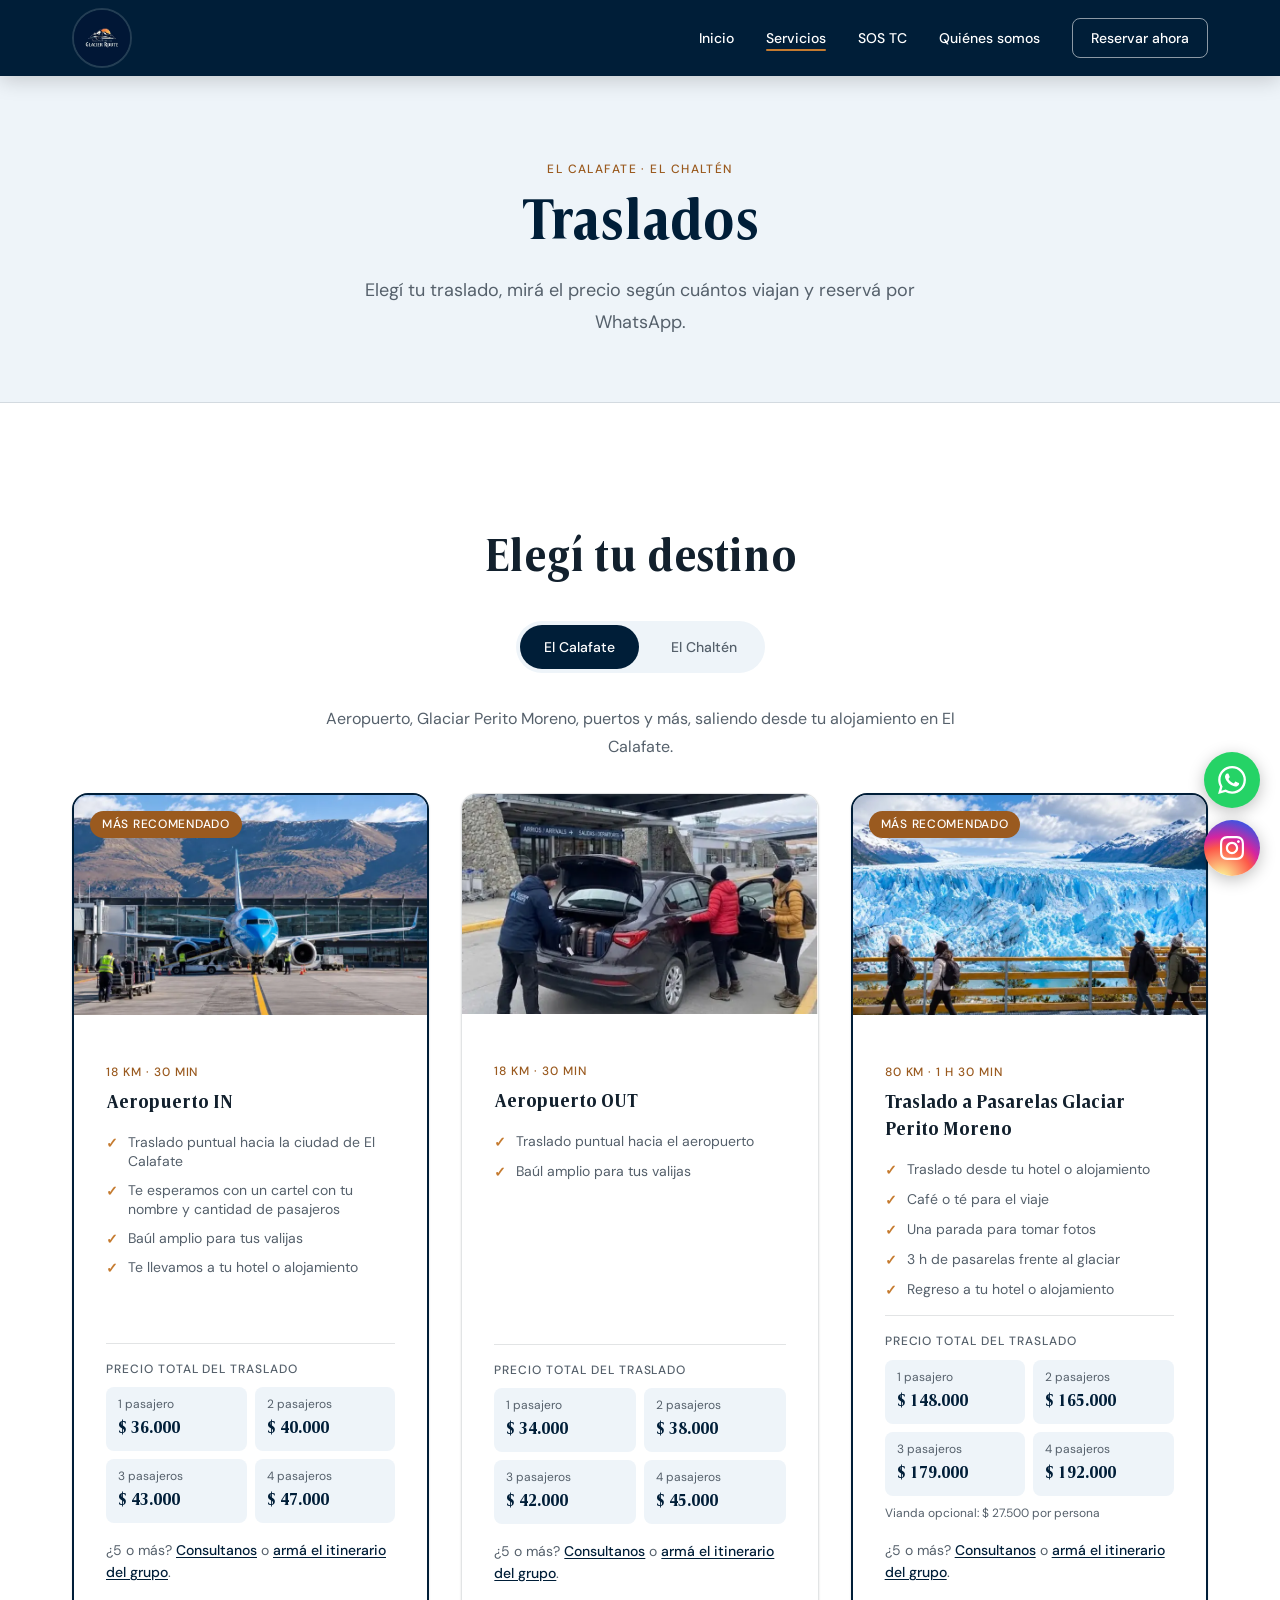
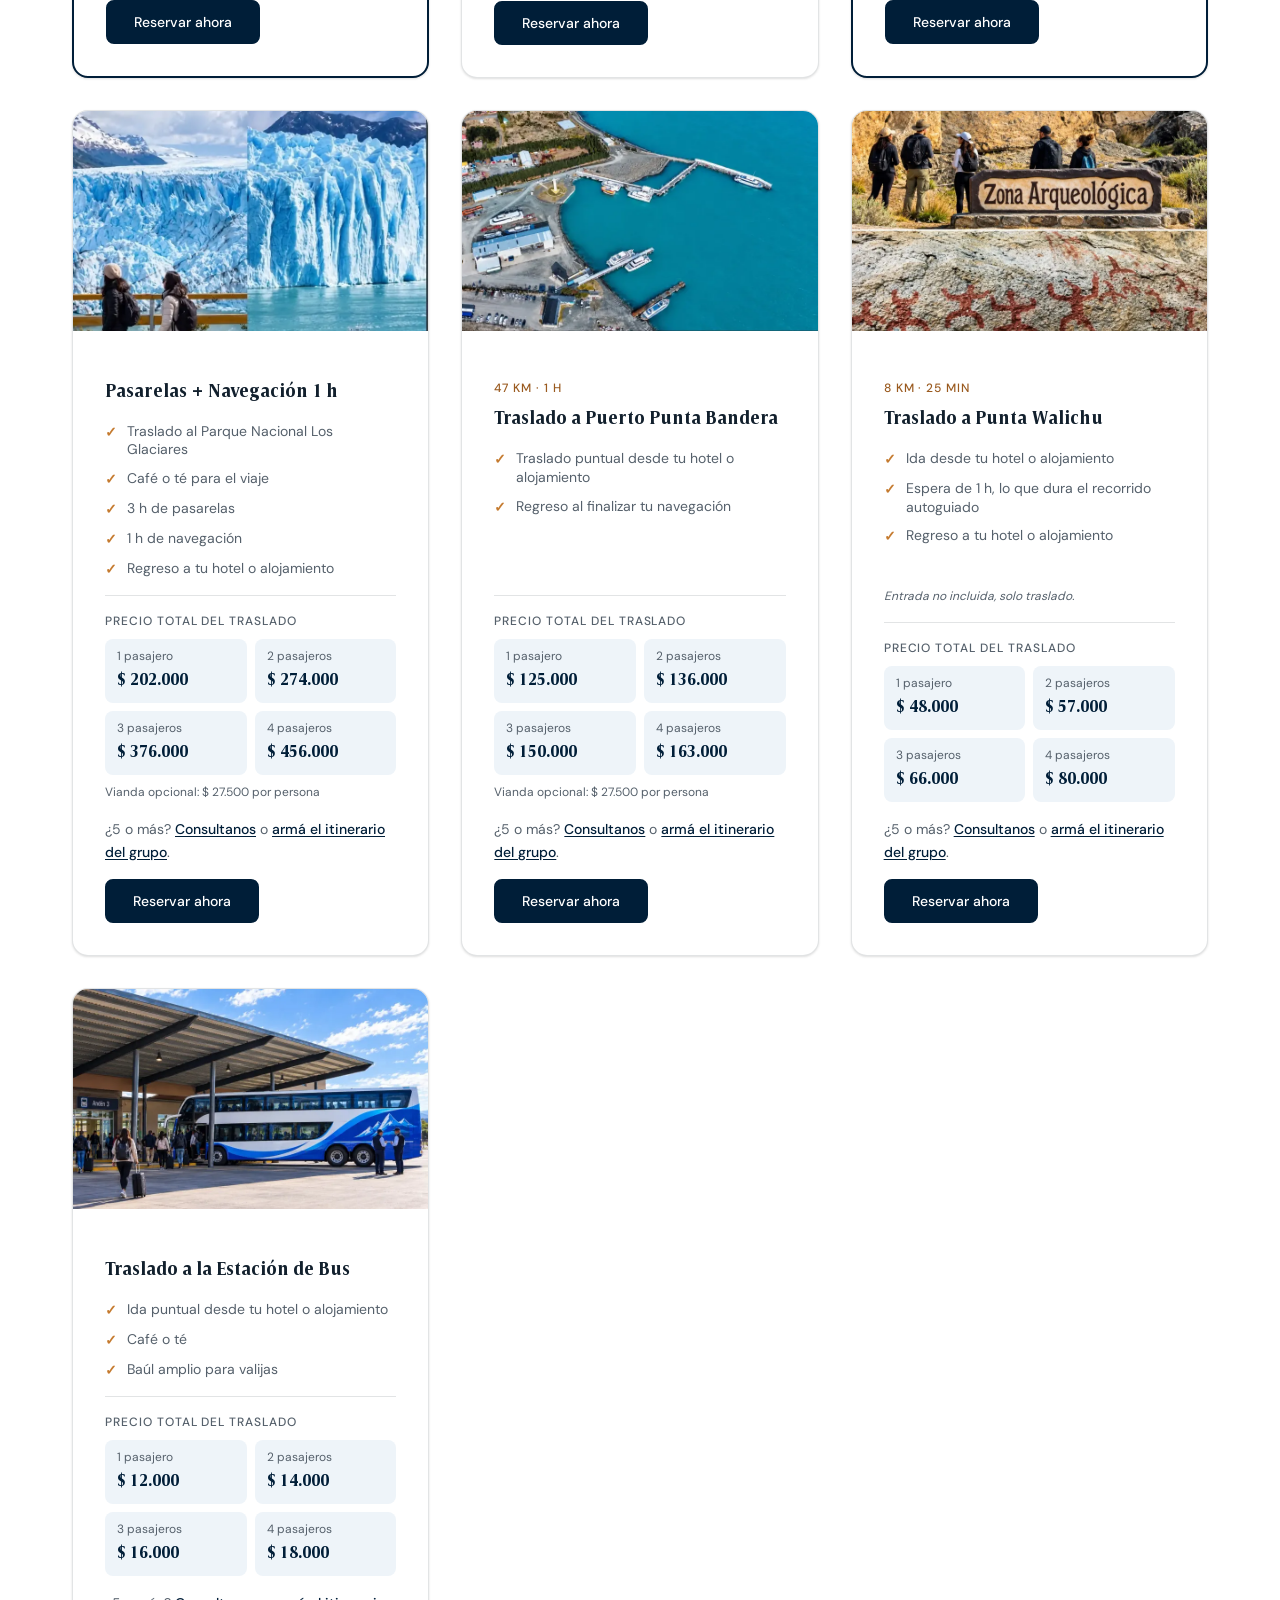
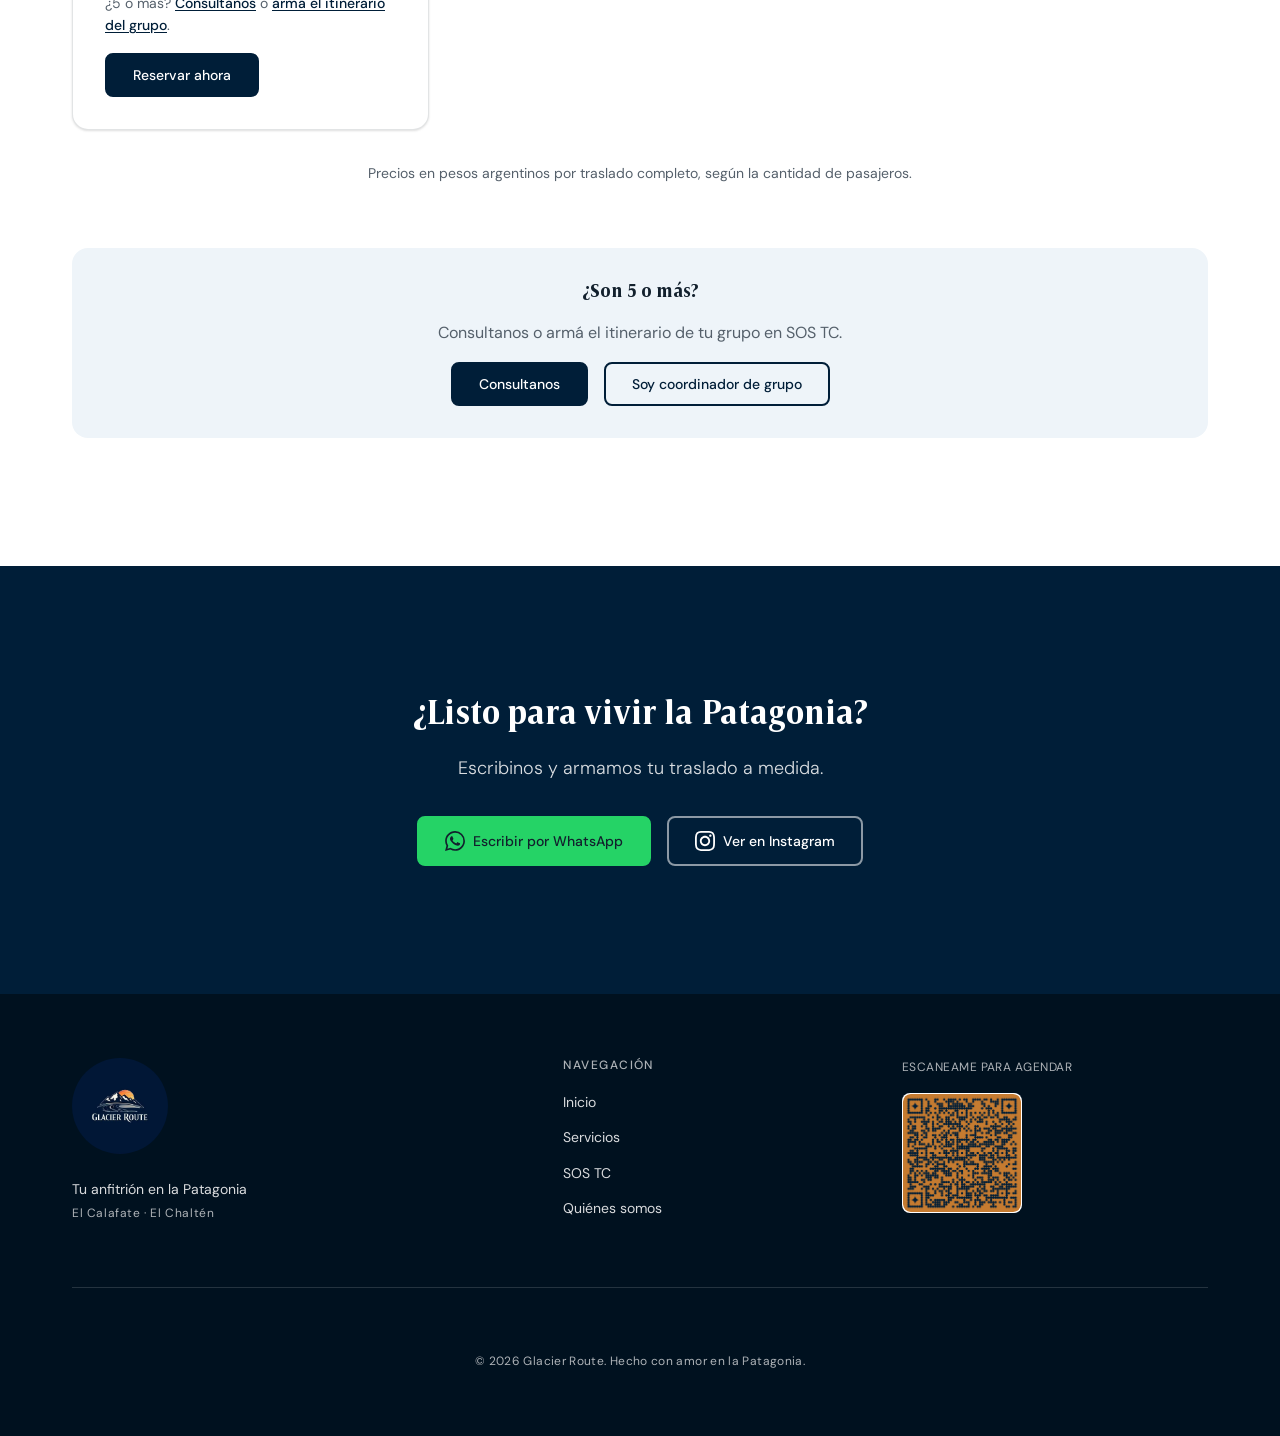
<file: servicios.html>
<!DOCTYPE html>
<html lang="es">
<head>
  <meta charset="UTF-8" />
  <meta name="viewport" content="width=device-width, initial-scale=1.0" />
  <title>Traslados en El Calafate y El Chaltén: precios y reservas | Glacier Route</title>
  <meta name="description" content="Traslados al aeropuerto, al Glaciar Perito Moreno, a Punta Bandera y a El Chaltén. Precios según la cantidad de pasajeros y reserva por WhatsApp." />
  <meta name="theme-color" content="#001e38" />
  <link rel="icon" href="assets/icon/logo-glacier-route.ico" />
  <link rel="canonical" href="https://www.glacierroute.com.ar/servicios.html" />

  <!-- Open Graph -->
  <meta property="og:title" content="Traslados en El Calafate y El Chaltén: precios y reservas | Glacier Route" />
  <meta property="og:description" content="Traslados al aeropuerto, al Glaciar Perito Moreno, a Punta Bandera y a El Chaltén. Precios según la cantidad de pasajeros y reserva por WhatsApp." />
  <meta property="og:image" content="https://www.glacierroute.com.ar/assets/glaciar/glaciar-hero.jpeg" />
  <meta property="og:image:width" content="828" />
  <meta property="og:image:height" content="689" />
  <meta property="og:type" content="website" />
  <meta property="og:url" content="https://www.glacierroute.com.ar/servicios.html" />
  <meta property="og:locale" content="es_AR" />
  <meta property="og:site_name" content="Glacier Route" />

  <!-- Twitter Card -->
  <meta name="twitter:card" content="summary_large_image" />
  <meta name="twitter:title" content="Traslados en El Calafate y El Chaltén: precios y reservas | Glacier Route" />
  <meta name="twitter:description" content="Traslados al aeropuerto, al Glaciar Perito Moreno, a Punta Bandera y a El Chaltén. Precios según la cantidad de pasajeros y reserva por WhatsApp." />
  <meta name="twitter:image" content="https://www.glacierroute.com.ar/assets/glaciar/glaciar-hero.jpeg" />

  <!-- Fuentes (locales): DM Sans para el texto, Candide para los títulos -->
  <link rel="preload" href="assets/fonts/DMSans-latin.woff2" as="font" type="font/woff2" crossorigin />
  <link rel="preload" href="assets/fonts/Candide-Bold.woff2" as="font" type="font/woff2" crossorigin />

  <!-- CSS (los que llevan media="print" + onload son de contenido bajo el pliegue: no bloquean el render) -->
  <link rel="stylesheet" href="css/variables.css" />
  <link rel="stylesheet" href="css/reset.css" />
  <link rel="stylesheet" href="css/layout.css" />
  <link rel="stylesheet" href="css/components.css" />
  <link rel="stylesheet" href="css/services.css" />
  <link rel="stylesheet" href="css/reserva.css" media="print" onload="this.media='all'" />
  <link rel="stylesheet" href="css/contact.css" media="print" onload="this.media='all'" />
  <link rel="stylesheet" href="css/pages.css" />
</head>
<body>

  <a href="#contenido" class="skip-link">Saltar al contenido</a>

  <!-- NAV: mantener igual en todas las páginas -->
  <header class="site-header" role="banner">
    <nav class="nav" aria-label="Navegación principal">
      <div class="nav__container">
        <a href="./" class="nav__logo" aria-label="Glacier Route — Ir al inicio">
          <img src="assets/logo-glacier-route.webp" alt="Glacier Route" width="52" height="52" />
        </a>

        <button class="nav__hamburger" aria-label="Abrir menú de navegación" aria-expanded="false" aria-controls="nav-menu">
          <span class="nav__hamburger-line"></span>
          <span class="nav__hamburger-line"></span>
          <span class="nav__hamburger-line"></span>
        </button>

        <ul class="nav__links" id="nav-menu" role="list">
          <li><a href="./" class="nav__link">Inicio</a></li>
          <li><a href="servicios.html" class="nav__link">Servicios</a></li>
          <li><a href="sos-tc.html" class="nav__link">SOS TC</a></li>
          <li><a href="nosotros.html" class="nav__link">Quiénes somos</a></li>
          <li><a href="servicios.html" class="nav__link nav__link--cta">Reservar ahora</a></li>
        </ul>
      </div>
    </nav>
  </header>

  <main id="contenido">

    <section class="page-hero" aria-labelledby="page-title">
      <div class="container">
        <p class="eyebrow">El Calafate · El Chaltén</p>
        <h1 id="page-title" class="page-hero__title">Traslados</h1>
        <p class="page-hero__lede">Elegí tu traslado, mirá el precio según cuántos viajan y reservá por WhatsApp.</p>
      </div>
    </section>

    <section class="servicios section" aria-labelledby="servicios-heading">
      <div class="container">
        <h2 id="servicios-heading" class="section-title">Elegí tu destino</h2>

        <div class="tabs__list" role="tablist" aria-label="Destino">
          <button class="tabs__tab" role="tab" id="tab-calafate" aria-controls="calafate" aria-selected="true">El Calafate</button>
          <button class="tabs__tab" role="tab" id="tab-chalten" aria-controls="chalten" aria-selected="false" tabindex="-1">El Chaltén</button>
        </div>

        <!-- Cards generadas desde js/data/servicios.js -->
        <section id="calafate" class="tabs__panel" role="tabpanel" aria-labelledby="tab-calafate" tabindex="0">
          <p class="tabs__intro">Aeropuerto, Glaciar Perito Moreno, puertos y más, saliendo desde tu alojamiento en El Calafate.</p>
          <div class="servicios-grid" data-destino="calafate"></div>
        </section>

        <section id="chalten" class="tabs__panel" role="tabpanel" aria-labelledby="tab-chalten" tabindex="0" hidden>
          <p class="tabs__intro">La Capital Nacional del Trekking: traslados y días completos desde El Calafate.</p>
          <div class="servicios-grid" data-destino="chalten"></div>
        </section>

        <p class="precios-nota">Precios en pesos argentinos por traslado completo, según la cantidad de pasajeros.</p>

        <div class="grupos-band">
          <h2 class="grupos-band__title">¿Son 5 o más?</h2>
          <p class="grupos-band__text">Consultanos o armá el itinerario de tu grupo en SOS TC.</p>
          <div class="grupos-band__actions">
            <a href="https://wa.me/5491162806101" class="btn btn--primary js-whatsapp" data-whatsapp-key="grupos" target="_blank" rel="noopener noreferrer">Consultanos</a>
            <a href="sos-tc.html" class="btn btn--secondary">Soy coordinador de grupo</a>
          </div>
        </div>
      </div>
    </section>

    <!-- ══════════════════ CONTACTO CTA #contacto ════════════════════ -->
    <section id="contacto" class="contact-cta section" aria-labelledby="contacto-heading">
      <div class="container contact-cta__inner">
        <h2 id="contacto-heading" class="contact-cta__title">¿Listo para vivir la Patagonia?</h2>
        <p class="contact-cta__subtitle">Escribinos y armamos tu traslado a medida.</p>
        <div class="contact-cta__actions">
          <a href="https://wa.me/5491162806101" class="btn btn--whatsapp js-whatsapp" data-whatsapp-key="generic" target="_blank" rel="noopener noreferrer" aria-label="Escribir por WhatsApp">
            <svg aria-hidden="true" focusable="false" width="20" height="20" viewBox="0 0 24 24" fill="currentColor">
              <path d="M17.472 14.382c-.297-.149-1.758-.867-2.03-.967-.273-.099-.471-.148-.67.15-.197.297-.767.966-.94 1.164-.173.199-.347.223-.644.075-.297-.15-1.255-.463-2.39-1.475-.883-.788-1.48-1.761-1.653-2.059-.173-.297-.018-.458.13-.606.134-.133.298-.347.446-.52.149-.174.198-.298.298-.497.099-.198.05-.371-.025-.52-.075-.149-.669-1.612-.916-2.207-.242-.579-.487-.5-.669-.51-.173-.008-.371-.01-.57-.01-.198 0-.52.074-.792.372-.272.297-1.04 1.016-1.04 2.479 0 1.462 1.065 2.875 1.213 3.074.149.198 2.096 3.2 5.077 4.487.709.306 1.262.489 1.694.625.712.227 1.36.195 1.871.118.571-.085 1.758-.719 2.006-1.413.248-.694.248-1.289.173-1.413-.074-.124-.272-.198-.57-.347m-5.421 7.403h-.004a9.87 9.87 0 01-5.031-1.378l-.361-.214-3.741.982.998-3.648-.235-.374a9.86 9.86 0 01-1.51-5.26c.001-5.45 4.436-9.884 9.888-9.884 2.64 0 5.122 1.03 6.988 2.898a9.825 9.825 0 012.893 6.994c-.003 5.45-4.437 9.884-9.885 9.884m8.413-18.297A11.815 11.815 0 0012.05 0C5.495 0 .16 5.335.157 11.892c0 2.096.547 4.142 1.588 5.945L.057 24l6.305-1.654a11.882 11.882 0 005.683 1.448h.005c6.554 0 11.89-5.335 11.893-11.893a11.821 11.821 0 00-3.48-8.413z"/>
            </svg>
            Escribir por WhatsApp
          </a>
          <a href="https://www.instagram.com/traslados.elcalafate?igsh=dmVlcjQ0a2Q4OHNq" class="btn btn--outline-white js-instagram" target="_blank" rel="noopener noreferrer" aria-label="Ver en Instagram (abre en nueva pestaña)">
            <svg aria-hidden="true" focusable="false" width="20" height="20" viewBox="0 0 24 24" fill="currentColor">
              <path d="M12 2.163c3.204 0 3.584.012 4.85.07 3.252.148 4.771 1.691 4.919 4.919.058 1.265.069 1.645.069 4.849 0 3.205-.012 3.584-.069 4.849-.149 3.225-1.664 4.771-4.919 4.919-1.266.058-1.644.07-4.85.07-3.204 0-3.584-.012-4.849-.07-3.26-.149-4.771-1.699-4.919-4.92-.058-1.265-.07-1.644-.07-4.849 0-3.204.013-3.583.07-4.849.149-3.227 1.664-4.771 4.919-4.919 1.266-.057 1.645-.069 4.849-.069zm0-2.163c-3.259 0-3.667.014-4.947.072-4.358.2-6.78 2.618-6.98 6.98-.059 1.281-.073 1.689-.073 4.948 0 3.259.014 3.668.072 4.948.2 4.358 2.618 6.78 6.98 6.98 1.281.058 1.689.072 4.948.072 3.259 0 3.668-.014 4.948-.072 4.354-.2 6.782-2.618 6.979-6.98.059-1.28.073-1.689.073-4.948 0-3.259-.014-3.667-.072-4.947-.196-4.354-2.617-6.78-6.979-6.98-1.281-.059-1.69-.073-4.949-.073zm0 5.838c-3.403 0-6.162 2.759-6.162 6.162s2.759 6.163 6.162 6.163 6.162-2.759 6.162-6.163c0-3.403-2.759-6.162-6.162-6.162zm0 10.162c-2.209 0-4-1.79-4-4 0-2.209 1.791-4 4-4s4 1.791 4 4c0 2.21-1.791 4-4 4zm6.406-11.845c-.796 0-1.441.645-1.441 1.44s.645 1.44 1.441 1.44c.795 0 1.439-.645 1.439-1.44s-.644-1.44-1.439-1.44z"/>
            </svg>
            Ver en Instagram
          </a>
        </div>
      </div>
    </section>

  </main>

  <!-- FOOTER: mantener igual en todas las páginas -->
  <footer class="site-footer" role="contentinfo">
    <div class="container">
      <div class="footer__grid">

        <div class="footer__col footer__col--brand">
          <a href="./" class="footer__logo-link" aria-label="Glacier Route — Volver al inicio">
            <img src="assets/logo-glacier-route.webp" alt="Glacier Route" width="96" height="96" class="footer__logo" loading="lazy" />
          </a>
          <p class="footer__tagline">Tu anfitrión en la Patagonia</p>
          <p class="footer__location">El Calafate · El Chaltén</p>
        </div>

        <nav class="footer__col footer__col--nav" aria-label="Navegación del pie de página">
          <h2 class="footer__nav-title">Navegación</h2>
          <ul class="footer__nav-links" role="list">
            <li><a href="./" class="footer__link">Inicio</a></li>
            <li><a href="servicios.html" class="footer__link">Servicios</a></li>
            <li><a href="sos-tc.html" class="footer__link">SOS TC</a></li>
            <li><a href="nosotros.html" class="footer__link">Quiénes somos</a></li>
          </ul>
        </nav>

        <div class="footer__col footer__col--qr">
          <p class="footer__qr-text">Escaneame para agendar</p>
          <div class="footer__qr-wrap">
            <img src="assets/QR/newQR.png" alt="Código QR — contacto por WhatsApp" width="120" height="120" class="footer__qr-img" loading="lazy" />
          </div>
        </div>

      </div>

      <div class="footer__bottom">
        <p class="footer__copyright">&copy; 2026 Glacier Route. Hecho con amor en la Patagonia.</p>
      </div>
    </div>
  </footer>

  <!-- ══════════════════ BOTONES FLOTANTES ══════════════════════════ -->
  <div class="floating-buttons" aria-label="Contacto rápido">
    <a href="https://wa.me/5491162806101" class="fab fab--whatsapp js-whatsapp" data-whatsapp-key="generic" aria-label="Contactar por WhatsApp" target="_blank" rel="noopener noreferrer">
      <svg aria-hidden="true" focusable="false" width="28" height="28" viewBox="0 0 24 24" fill="currentColor">
              <path d="M17.472 14.382c-.297-.149-1.758-.867-2.03-.967-.273-.099-.471-.148-.67.15-.197.297-.767.966-.94 1.164-.173.199-.347.223-.644.075-.297-.15-1.255-.463-2.39-1.475-.883-.788-1.48-1.761-1.653-2.059-.173-.297-.018-.458.13-.606.134-.133.298-.347.446-.52.149-.174.198-.298.298-.497.099-.198.05-.371-.025-.52-.075-.149-.669-1.612-.916-2.207-.242-.579-.487-.5-.669-.51-.173-.008-.371-.01-.57-.01-.198 0-.52.074-.792.372-.272.297-1.04 1.016-1.04 2.479 0 1.462 1.065 2.875 1.213 3.074.149.198 2.096 3.2 5.077 4.487.709.306 1.262.489 1.694.625.712.227 1.36.195 1.871.118.571-.085 1.758-.719 2.006-1.413.248-.694.248-1.289.173-1.413-.074-.124-.272-.198-.57-.347m-5.421 7.403h-.004a9.87 9.87 0 01-5.031-1.378l-.361-.214-3.741.982.998-3.648-.235-.374a9.86 9.86 0 01-1.51-5.26c.001-5.45 4.436-9.884 9.888-9.884 2.64 0 5.122 1.03 6.988 2.898a9.825 9.825 0 012.893 6.994c-.003 5.45-4.437 9.884-9.885 9.884m8.413-18.297A11.815 11.815 0 0012.05 0C5.495 0 .16 5.335.157 11.892c0 2.096.547 4.142 1.588 5.945L.057 24l6.305-1.654a11.882 11.882 0 005.683 1.448h.005c6.554 0 11.89-5.335 11.893-11.893a11.821 11.821 0 00-3.48-8.413z"/>
            </svg>
    </a>
    <a href="https://www.instagram.com/traslados.elcalafate?igsh=dmVlcjQ0a2Q4OHNq" class="fab fab--instagram js-instagram" aria-label="Visitar Instagram" target="_blank" rel="noopener noreferrer">
      <svg aria-hidden="true" focusable="false" width="24" height="24" viewBox="0 0 24 24" fill="currentColor">
              <path d="M12 2.163c3.204 0 3.584.012 4.85.07 3.252.148 4.771 1.691 4.919 4.919.058 1.265.069 1.645.069 4.849 0 3.205-.012 3.584-.069 4.849-.149 3.225-1.664 4.771-4.919 4.919-1.266.058-1.644.07-4.85.07-3.204 0-3.584-.012-4.849-.07-3.26-.149-4.771-1.699-4.919-4.92-.058-1.265-.07-1.644-.07-4.849 0-3.204.013-3.583.07-4.849.149-3.227 1.664-4.771 4.919-4.919 1.266-.057 1.645-.069 4.849-.069zm0-2.163c-3.259 0-3.667.014-4.947.072-4.358.2-6.78 2.618-6.98 6.98-.059 1.281-.073 1.689-.073 4.948 0 3.259.014 3.668.072 4.948.2 4.358 2.618 6.78 6.98 6.98 1.281.058 1.689.072 4.948.072 3.259 0 3.668-.014 4.948-.072 4.354-.2 6.782-2.618 6.979-6.98.059-1.28.073-1.689.073-4.948 0-3.259-.014-3.667-.072-4.947-.196-4.354-2.617-6.78-6.979-6.98-1.281-.059-1.69-.073-4.949-.073zm0 5.838c-3.403 0-6.162 2.759-6.162 6.162s2.759 6.163 6.162 6.163 6.162-2.759 6.162-6.163c0-3.403-2.759-6.162-6.162-6.162zm0 10.162c-2.209 0-4-1.79-4-4 0-2.209 1.791-4 4-4s4 1.791 4 4c0 2.21-1.791 4-4 4zm6.406-11.845c-.796 0-1.441.645-1.441 1.44s.645 1.44 1.441 1.44c.795 0 1.439-.645 1.439-1.44s-.644-1.44-1.439-1.44z"/>
            </svg>
    </a>
  </div>

  <!-- JS -->
  <script type="module" src="js/main.js"></script>

</body>
</html>
</file>
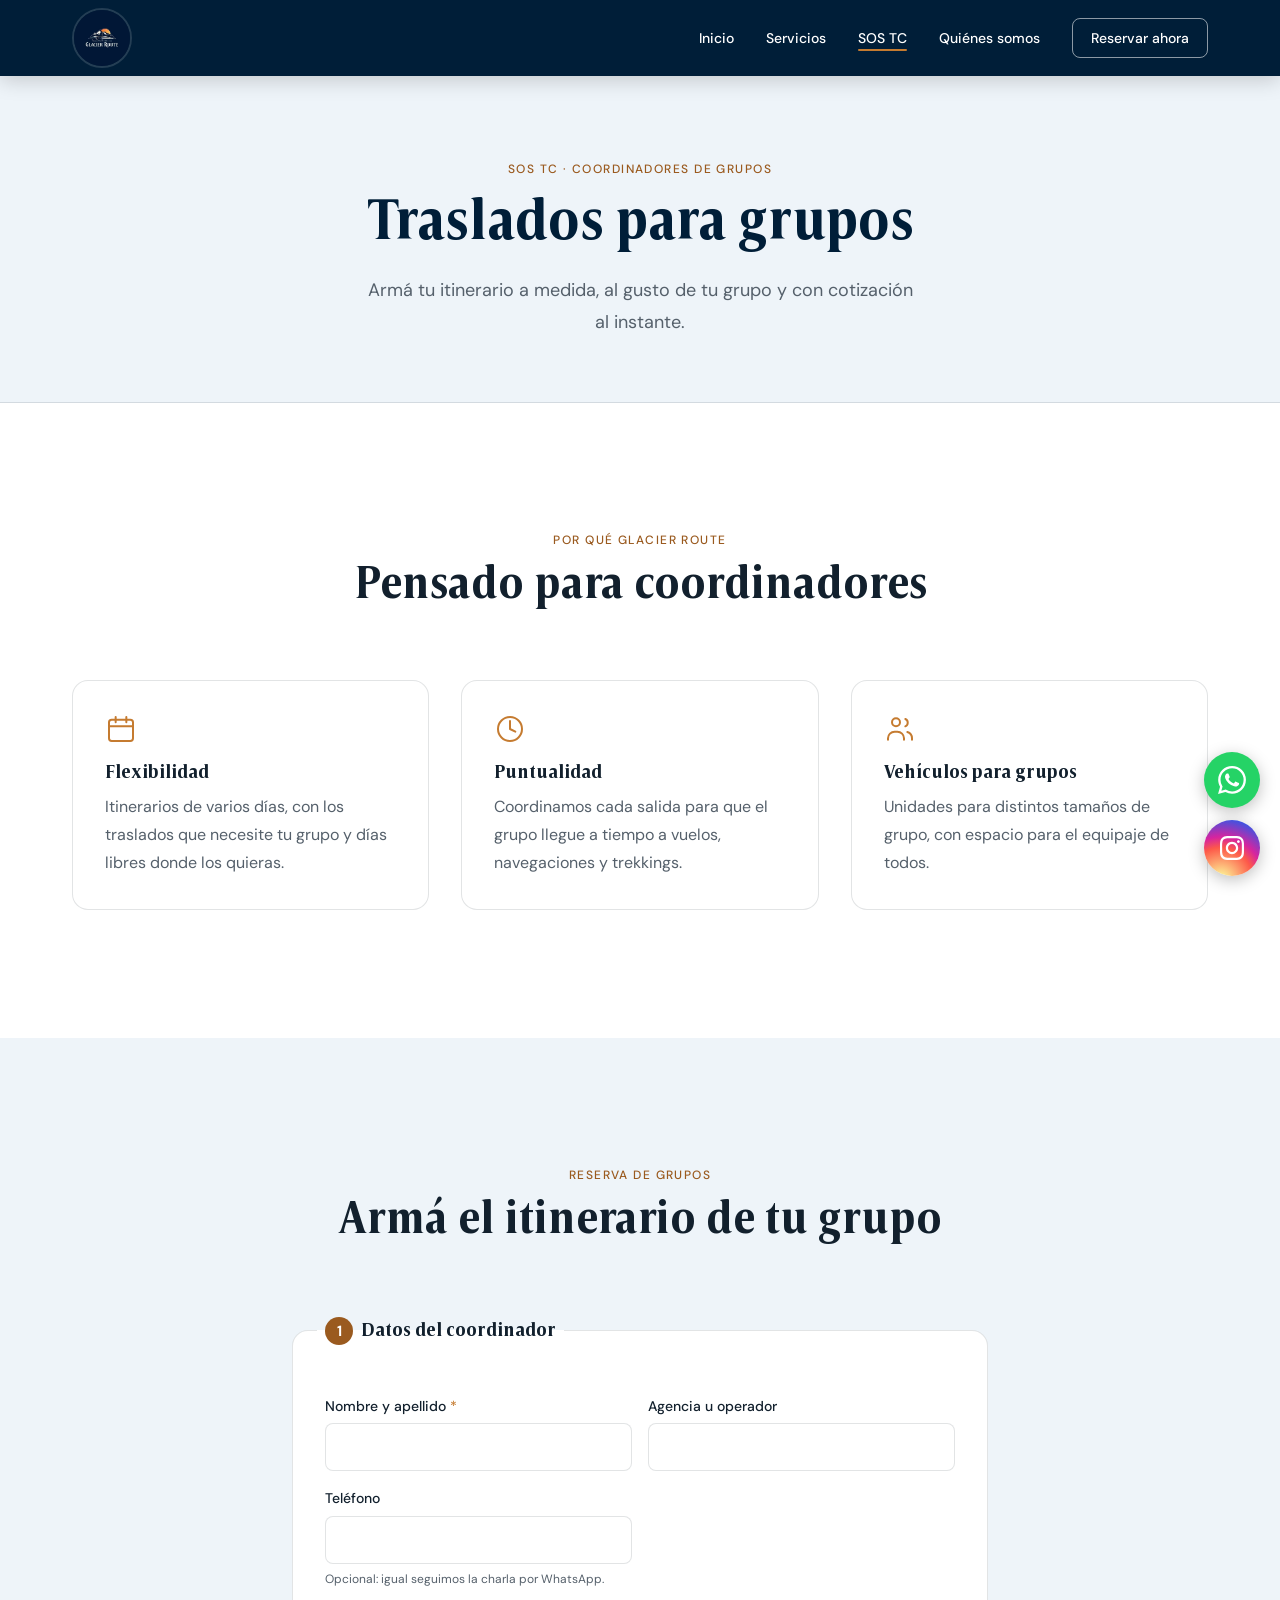
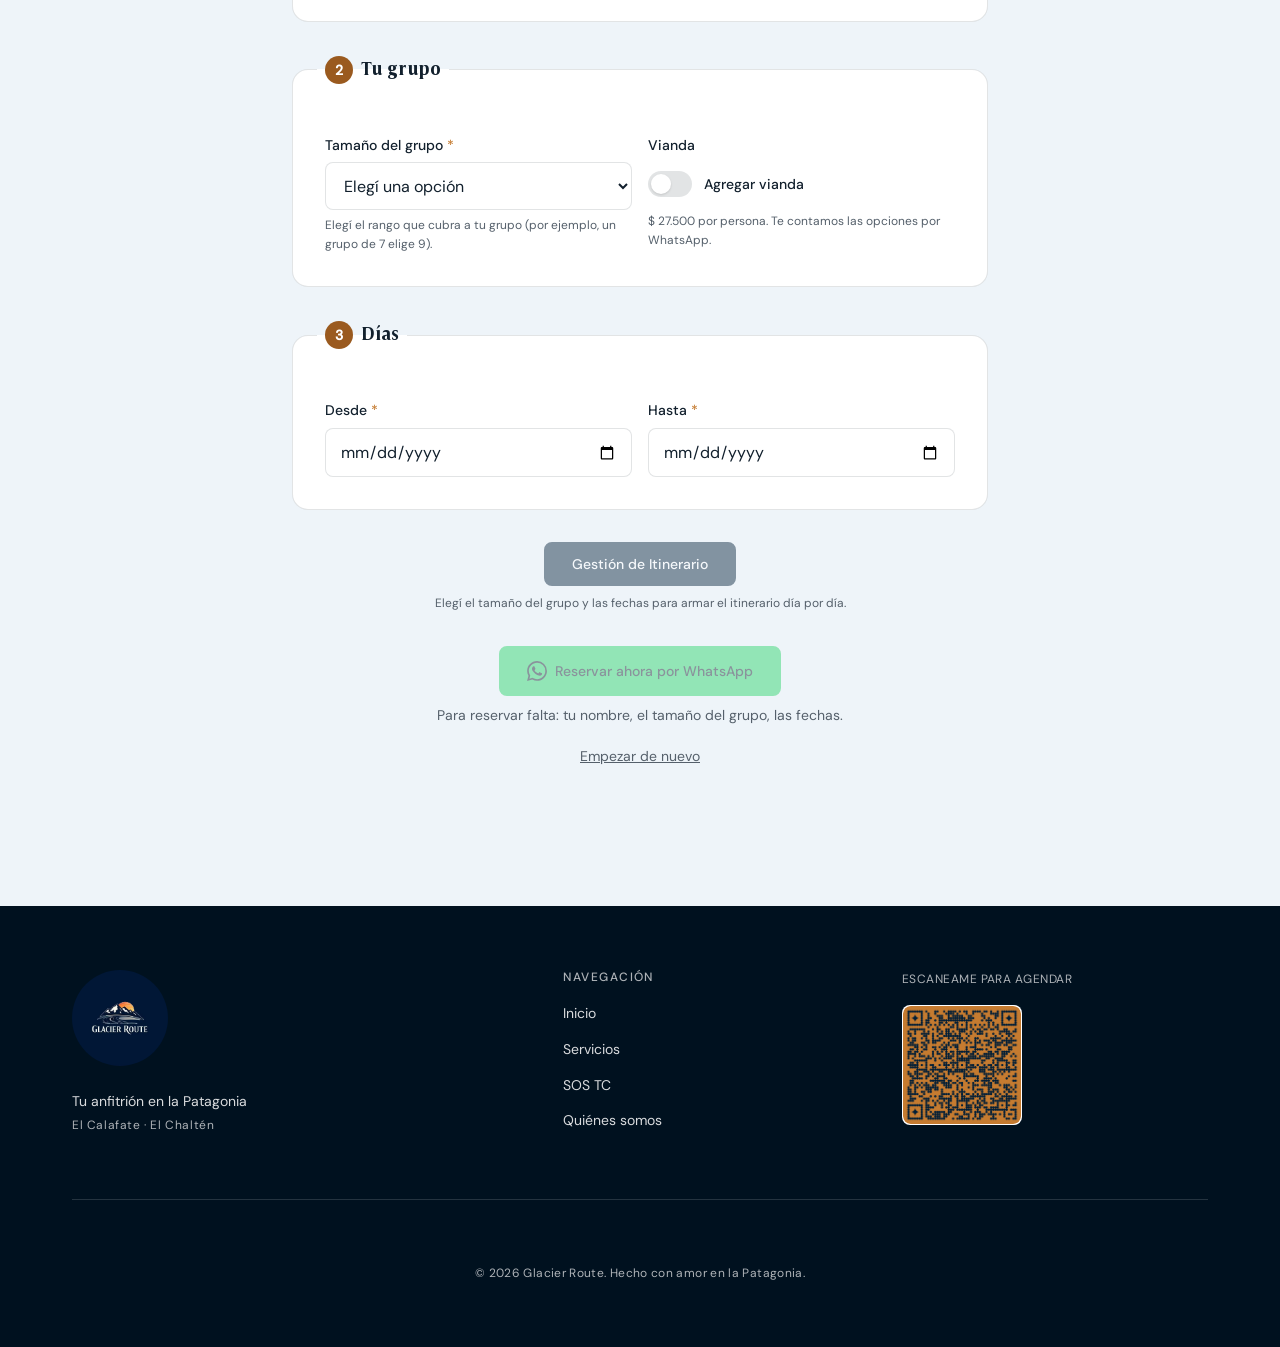
<file: sos-tc.html>
<!DOCTYPE html>
<html lang="es">
<head>
  <meta charset="UTF-8" />
  <meta name="viewport" content="width=device-width, initial-scale=1.0" />
  <title>SOS TC: traslados para grupos en El Calafate y El Chaltén | Glacier Route</title>
  <meta name="description" content="Para tour conductors y coordinadores: armá el itinerario de traslados de tu grupo en El Calafate y El Chaltén, con cotización al instante." />
  <meta name="theme-color" content="#001e38" />
  <link rel="icon" href="assets/icon/logo-glacier-route.ico" />
  <link rel="canonical" href="https://www.glacierroute.com.ar/sos-tc.html" />

  <!-- Open Graph -->
  <meta property="og:title" content="SOS TC: traslados para grupos en El Calafate y El Chaltén | Glacier Route" />
  <meta property="og:description" content="Para tour conductors y coordinadores: armá el itinerario de traslados de tu grupo en El Calafate y El Chaltén, con cotización al instante." />
  <meta property="og:image" content="https://www.glacierroute.com.ar/assets/glaciar/glaciar-hero.jpeg" />
  <meta property="og:image:width" content="828" />
  <meta property="og:image:height" content="689" />
  <meta property="og:type" content="website" />
  <meta property="og:url" content="https://www.glacierroute.com.ar/sos-tc.html" />
  <meta property="og:locale" content="es_AR" />
  <meta property="og:site_name" content="Glacier Route" />

  <!-- Twitter Card -->
  <meta name="twitter:card" content="summary_large_image" />
  <meta name="twitter:title" content="SOS TC: traslados para grupos en El Calafate y El Chaltén | Glacier Route" />
  <meta name="twitter:description" content="Para tour conductors y coordinadores: armá el itinerario de traslados de tu grupo en El Calafate y El Chaltén, con cotización al instante." />
  <meta name="twitter:image" content="https://www.glacierroute.com.ar/assets/glaciar/glaciar-hero.jpeg" />

  <!-- Fuentes (locales): DM Sans para el texto, Candide para los títulos -->
  <link rel="preload" href="assets/fonts/DMSans-latin.woff2" as="font" type="font/woff2" crossorigin />
  <link rel="preload" href="assets/fonts/Candide-Bold.woff2" as="font" type="font/woff2" crossorigin />

  <!-- CSS (los que llevan media="print" + onload son de contenido bajo el pliegue: no bloquean el render) -->
  <link rel="stylesheet" href="css/variables.css" />
  <link rel="stylesheet" href="css/reset.css" />
  <link rel="stylesheet" href="css/layout.css" />
  <link rel="stylesheet" href="css/components.css" />
  <link rel="stylesheet" href="css/contact.css" media="print" onload="this.media='all'" />
  <link rel="stylesheet" href="css/pages.css" />
</head>
<body>

  <a href="#contenido" class="skip-link">Saltar al contenido</a>

  <!-- NAV: mantener igual en todas las páginas -->
  <header class="site-header" role="banner">
    <nav class="nav" aria-label="Navegación principal">
      <div class="nav__container">
        <a href="./" class="nav__logo" aria-label="Glacier Route — Ir al inicio">
          <img src="assets/logo-glacier-route.webp" alt="Glacier Route" width="52" height="52" />
        </a>

        <button class="nav__hamburger" aria-label="Abrir menú de navegación" aria-expanded="false" aria-controls="nav-menu">
          <span class="nav__hamburger-line"></span>
          <span class="nav__hamburger-line"></span>
          <span class="nav__hamburger-line"></span>
        </button>

        <ul class="nav__links" id="nav-menu" role="list">
          <li><a href="./" class="nav__link">Inicio</a></li>
          <li><a href="servicios.html" class="nav__link">Servicios</a></li>
          <li><a href="sos-tc.html" class="nav__link">SOS TC</a></li>
          <li><a href="nosotros.html" class="nav__link">Quiénes somos</a></li>
          <li><a href="servicios.html" class="nav__link nav__link--cta">Reservar ahora</a></li>
        </ul>
      </div>
    </nav>
  </header>

  <main id="contenido">

    <section class="page-hero" aria-labelledby="page-title">
      <div class="container">
        <p class="eyebrow">SOS TC · Coordinadores de grupos</p>
        <h1 id="page-title" class="page-hero__title">Traslados para grupos</h1>
        <p class="page-hero__lede">Armá tu itinerario a medida, al gusto de tu grupo y con cotización al instante.</p>
      </div>
    </section>

    <section class="section" aria-labelledby="beneficios-heading">
      <div class="container">
        <p class="eyebrow eyebrow--centered">Por qué Glacier Route</p>
        <h2 id="beneficios-heading" class="section-title">Pensado para coordinadores</h2>
        <ul class="valores" role="list">
          <li class="valor">
            <svg class="valor__icon" aria-hidden="true" focusable="false" width="32" height="32" viewBox="0 0 24 24" fill="none" stroke="currentColor" stroke-width="1.5" stroke-linecap="round" stroke-linejoin="round"><rect x="3" y="5" width="18" height="16" rx="2"/><path d="M16 3v4M8 3v4M3 10h18"/></svg>
            <h3 class="valor__title">Flexibilidad</h3>
            <p class="valor__text">Itinerarios de varios días, con los traslados que necesite tu grupo y días libres donde los quieras.</p>
          </li>
          <li class="valor">
            <svg class="valor__icon" aria-hidden="true" focusable="false" width="32" height="32" viewBox="0 0 24 24" fill="none" stroke="currentColor" stroke-width="1.5" stroke-linecap="round" stroke-linejoin="round"><circle cx="12" cy="12" r="9"/><path d="M12 6v6l4 2"/></svg>
            <h3 class="valor__title">Puntualidad</h3>
            <p class="valor__text">Coordinamos cada salida para que el grupo llegue a tiempo a vuelos, navegaciones y trekkings.</p>
          </li>
          <li class="valor">
            <svg class="valor__icon" aria-hidden="true" focusable="false" width="32" height="32" viewBox="0 0 24 24" fill="none" stroke="currentColor" stroke-width="1.5" stroke-linecap="round" stroke-linejoin="round"><circle cx="9" cy="7" r="3"/><path d="M3 20v-1a5 5 0 0 1 5-5h2a5 5 0 0 1 5 5v1"/><path d="M16 4.5a3 3 0 0 1 0 5.5"/><path d="M21 20v-1a5 5 0 0 0-3.5-4.8"/></svg>
            <h3 class="valor__title">Vehículos para grupos</h3>
            <p class="valor__text">Unidades para distintos tamaños de grupo, con espacio para el equipaje de todos.</p>
          </li>
        </ul>
      </div>
    </section>

    <!-- Reserva de grupos con Gestión de Itinerario: lógica en js/sos-tc.js -->
    <section id="itinerario" class="section section--alt" aria-labelledby="itinerario-heading">
      <div class="container tc">
        <p class="eyebrow eyebrow--centered">Reserva de grupos</p>
        <h2 id="itinerario-heading" class="section-title">Armá el itinerario de tu grupo</h2>

        <form id="tc-form" class="tc__form">

          <fieldset class="tc__bloque">
            <legend class="tc__legend"><span class="tc__paso" aria-hidden="true">1</span> Datos del coordinador</legend>
            <div class="tc__grid">
              <div class="campo">
                <label for="tc-nombre" class="campo__label">Nombre y apellido <span class="campo__req" aria-hidden="true">*</span></label>
                <input id="tc-nombre" name="nombre" type="text" autocomplete="name" required />
              </div>
              <div class="campo">
                <label for="tc-agencia" class="campo__label">Agencia u operador</label>
                <input id="tc-agencia" name="agencia" type="text" autocomplete="organization" />
              </div>
              <div class="campo">
                <label for="tc-telefono" class="campo__label">Teléfono</label>
                <input id="tc-telefono" name="telefono" type="tel" autocomplete="tel" aria-describedby="tc-telefono-ayuda" />
                <p id="tc-telefono-ayuda" class="campo__ayuda">Opcional: igual seguimos la charla por WhatsApp.</p>
              </div>
            </div>
          </fieldset>

          <fieldset class="tc__bloque">
            <legend class="tc__legend"><span class="tc__paso" aria-hidden="true">2</span> Tu grupo</legend>
            <div class="tc__grid">
              <div class="campo">
                <label for="tc-grupo" class="campo__label">Tamaño del grupo <span class="campo__req" aria-hidden="true">*</span></label>
                <!-- Opciones desde TAMANOS_GRUPO (js/data/servicios.js) -->
                <select id="tc-grupo" name="grupo" required aria-describedby="tc-grupo-ayuda">
                  <option value="" disabled selected>Elegí una opción</option>
                </select>
                <p id="tc-grupo-ayuda" class="campo__ayuda">Elegí el rango que cubra a tu grupo (por ejemplo, un grupo de 7 elige 9).</p>
              </div>
              <div class="campo campo--toggle">
                <span class="campo__label">Vianda</span>
                <button type="button" id="tc-vianda" class="toggle" aria-pressed="false" aria-describedby="tc-vianda-ayuda">
                  <span class="toggle__switch" aria-hidden="true"></span>
                  <span class="toggle__label">Agregar vianda</span>
                </button>
                <p id="tc-vianda-ayuda" class="campo__ayuda" data-ayuda-vianda>Te contamos las opciones por WhatsApp.</p>
              </div>
            </div>
          </fieldset>

          <fieldset class="tc__bloque">
            <legend class="tc__legend"><span class="tc__paso" aria-hidden="true">3</span> Días</legend>
            <div class="tc__grid">
              <div class="campo">
                <label for="tc-inicio" class="campo__label">Desde <span class="campo__req" aria-hidden="true">*</span></label>
                <input id="tc-inicio" name="inicio" type="date" required />
              </div>
              <div class="campo">
                <label for="tc-fin" class="campo__label">Hasta <span class="campo__req" aria-hidden="true">*</span></label>
                <input id="tc-fin" name="fin" type="date" required />
              </div>
            </div>
            <p id="tc-dias" class="tc__dias" aria-live="polite"></p>
          </fieldset>

          <div class="tc__gestion">
            <button type="button" id="tc-gestion" class="btn btn--primary" aria-expanded="false" aria-controls="tc-itinerario" aria-describedby="tc-gestion-ayuda" disabled>
              Gestión de Itinerario
            </button>
            <p id="tc-gestion-ayuda" class="campo__ayuda">Elegí el tamaño del grupo y las fechas para armar el itinerario día por día.</p>
          </div>

          <div id="tc-itinerario" class="tc__itinerario" hidden>
            <h3 class="tc__itinerario-titulo">Gestión de Itinerario</h3>
            <div id="tc-aviso" class="tc__aviso" role="status"></div>
            <ol id="tc-dias-lista" class="tc__dias-lista" role="list"></ol>
          </div>

          <div id="tc-resumen" class="tc__resumen" aria-live="polite"></div>

          <div class="tc__acciones">
            <button type="submit" id="tc-enviar" class="btn btn--whatsapp" disabled>
              <svg aria-hidden="true" focusable="false" width="20" height="20" viewBox="0 0 24 24" fill="currentColor">
              <path d="M17.472 14.382c-.297-.149-1.758-.867-2.03-.967-.273-.099-.471-.148-.67.15-.197.297-.767.966-.94 1.164-.173.199-.347.223-.644.075-.297-.15-1.255-.463-2.39-1.475-.883-.788-1.48-1.761-1.653-2.059-.173-.297-.018-.458.13-.606.134-.133.298-.347.446-.52.149-.174.198-.298.298-.497.099-.198.05-.371-.025-.52-.075-.149-.669-1.612-.916-2.207-.242-.579-.487-.5-.669-.51-.173-.008-.371-.01-.57-.01-.198 0-.52.074-.792.372-.272.297-1.04 1.016-1.04 2.479 0 1.462 1.065 2.875 1.213 3.074.149.198 2.096 3.2 5.077 4.487.709.306 1.262.489 1.694.625.712.227 1.36.195 1.871.118.571-.085 1.758-.719 2.006-1.413.248-.694.248-1.289.173-1.413-.074-.124-.272-.198-.57-.347m-5.421 7.403h-.004a9.87 9.87 0 01-5.031-1.378l-.361-.214-3.741.982.998-3.648-.235-.374a9.86 9.86 0 01-1.51-5.26c.001-5.45 4.436-9.884 9.888-9.884 2.64 0 5.122 1.03 6.988 2.898a9.825 9.825 0 012.893 6.994c-.003 5.45-4.437 9.884-9.885 9.884m8.413-18.297A11.815 11.815 0 0012.05 0C5.495 0 .16 5.335.157 11.892c0 2.096.547 4.142 1.588 5.945L.057 24l6.305-1.654a11.882 11.882 0 005.683 1.448h.005c6.554 0 11.89-5.335 11.893-11.893a11.821 11.821 0 00-3.48-8.413z"/>
            </svg>
              Reservar ahora por WhatsApp
            </button>
            <p id="tc-pendiente" class="tc__pendiente"></p>
            <div id="tc-enviado" class="tc__enviado" role="status" hidden>
              <p><strong>¡Listo! Abrimos WhatsApp con tu itinerario.</strong> Envialo desde ahí y te respondemos con la cotización. Si no se abrió, <a id="tc-enviado-link" target="_blank" rel="noopener noreferrer">tocá acá</a>.</p>
            </div>
            <button type="button" id="tc-vaciar" class="tc__vaciar">Empezar de nuevo</button>
          </div>

        </form>
      </div>
    </section>

  </main>

  <!-- FOOTER: mantener igual en todas las páginas -->
  <footer class="site-footer" role="contentinfo">
    <div class="container">
      <div class="footer__grid">

        <div class="footer__col footer__col--brand">
          <a href="./" class="footer__logo-link" aria-label="Glacier Route — Volver al inicio">
            <img src="assets/logo-glacier-route.webp" alt="Glacier Route" width="96" height="96" class="footer__logo" loading="lazy" />
          </a>
          <p class="footer__tagline">Tu anfitrión en la Patagonia</p>
          <p class="footer__location">El Calafate · El Chaltén</p>
        </div>

        <nav class="footer__col footer__col--nav" aria-label="Navegación del pie de página">
          <h2 class="footer__nav-title">Navegación</h2>
          <ul class="footer__nav-links" role="list">
            <li><a href="./" class="footer__link">Inicio</a></li>
            <li><a href="servicios.html" class="footer__link">Servicios</a></li>
            <li><a href="sos-tc.html" class="footer__link">SOS TC</a></li>
            <li><a href="nosotros.html" class="footer__link">Quiénes somos</a></li>
          </ul>
        </nav>

        <div class="footer__col footer__col--qr">
          <p class="footer__qr-text">Escaneame para agendar</p>
          <div class="footer__qr-wrap">
            <img src="assets/QR/newQR.png" alt="Código QR — contacto por WhatsApp" width="120" height="120" class="footer__qr-img" loading="lazy" />
          </div>
        </div>

      </div>

      <div class="footer__bottom">
        <p class="footer__copyright">&copy; 2026 Glacier Route. Hecho con amor en la Patagonia.</p>
      </div>
    </div>
  </footer>

  <!-- ══════════════════ BOTONES FLOTANTES ══════════════════════════ -->
  <div class="floating-buttons" aria-label="Contacto rápido">
    <a href="https://wa.me/5491162806101" class="fab fab--whatsapp js-whatsapp" data-whatsapp-key="grupos" aria-label="Contactar por WhatsApp" target="_blank" rel="noopener noreferrer">
      <svg aria-hidden="true" focusable="false" width="28" height="28" viewBox="0 0 24 24" fill="currentColor">
              <path d="M17.472 14.382c-.297-.149-1.758-.867-2.03-.967-.273-.099-.471-.148-.67.15-.197.297-.767.966-.94 1.164-.173.199-.347.223-.644.075-.297-.15-1.255-.463-2.39-1.475-.883-.788-1.48-1.761-1.653-2.059-.173-.297-.018-.458.13-.606.134-.133.298-.347.446-.52.149-.174.198-.298.298-.497.099-.198.05-.371-.025-.52-.075-.149-.669-1.612-.916-2.207-.242-.579-.487-.5-.669-.51-.173-.008-.371-.01-.57-.01-.198 0-.52.074-.792.372-.272.297-1.04 1.016-1.04 2.479 0 1.462 1.065 2.875 1.213 3.074.149.198 2.096 3.2 5.077 4.487.709.306 1.262.489 1.694.625.712.227 1.36.195 1.871.118.571-.085 1.758-.719 2.006-1.413.248-.694.248-1.289.173-1.413-.074-.124-.272-.198-.57-.347m-5.421 7.403h-.004a9.87 9.87 0 01-5.031-1.378l-.361-.214-3.741.982.998-3.648-.235-.374a9.86 9.86 0 01-1.51-5.26c.001-5.45 4.436-9.884 9.888-9.884 2.64 0 5.122 1.03 6.988 2.898a9.825 9.825 0 012.893 6.994c-.003 5.45-4.437 9.884-9.885 9.884m8.413-18.297A11.815 11.815 0 0012.05 0C5.495 0 .16 5.335.157 11.892c0 2.096.547 4.142 1.588 5.945L.057 24l6.305-1.654a11.882 11.882 0 005.683 1.448h.005c6.554 0 11.89-5.335 11.893-11.893a11.821 11.821 0 00-3.48-8.413z"/>
            </svg>
    </a>
    <a href="https://www.instagram.com/traslados.elcalafate?igsh=dmVlcjQ0a2Q4OHNq" class="fab fab--instagram js-instagram" aria-label="Visitar Instagram" target="_blank" rel="noopener noreferrer">
      <svg aria-hidden="true" focusable="false" width="24" height="24" viewBox="0 0 24 24" fill="currentColor">
              <path d="M12 2.163c3.204 0 3.584.012 4.85.07 3.252.148 4.771 1.691 4.919 4.919.058 1.265.069 1.645.069 4.849 0 3.205-.012 3.584-.069 4.849-.149 3.225-1.664 4.771-4.919 4.919-1.266.058-1.644.07-4.85.07-3.204 0-3.584-.012-4.849-.07-3.26-.149-4.771-1.699-4.919-4.92-.058-1.265-.07-1.644-.07-4.849 0-3.204.013-3.583.07-4.849.149-3.227 1.664-4.771 4.919-4.919 1.266-.057 1.645-.069 4.849-.069zm0-2.163c-3.259 0-3.667.014-4.947.072-4.358.2-6.78 2.618-6.98 6.98-.059 1.281-.073 1.689-.073 4.948 0 3.259.014 3.668.072 4.948.2 4.358 2.618 6.78 6.98 6.98 1.281.058 1.689.072 4.948.072 3.259 0 3.668-.014 4.948-.072 4.354-.2 6.782-2.618 6.979-6.98.059-1.28.073-1.689.073-4.948 0-3.259-.014-3.667-.072-4.947-.196-4.354-2.617-6.78-6.979-6.98-1.281-.059-1.69-.073-4.949-.073zm0 5.838c-3.403 0-6.162 2.759-6.162 6.162s2.759 6.163 6.162 6.163 6.162-2.759 6.162-6.163c0-3.403-2.759-6.162-6.162-6.162zm0 10.162c-2.209 0-4-1.79-4-4 0-2.209 1.791-4 4-4s4 1.791 4 4c0 2.21-1.791 4-4 4zm6.406-11.845c-.796 0-1.441.645-1.441 1.44s.645 1.44 1.441 1.44c.795 0 1.439-.645 1.439-1.44s-.644-1.44-1.439-1.44z"/>
            </svg>
    </a>
  </div>

  <!-- JS -->
  <script type="module" src="js/main.js"></script>

</body>
</html>
</file>
<file: css/variables.css>
:root {
  /* ══ Paleta del brandboard: navy, cobre y blanco ══ */
  --brand-navy: #001e38;
  --brand-copper: #c57b30;
  --brand-white: #ffffff;

  /* ── Colores por función ── */
  --color-primary: var(--brand-navy);          /* nav con scroll, CTA, títulos, botones */
  --color-primary-dark: #00111f;               /* footer */
  --color-surface: var(--brand-white);         /* fondo base */
  --color-surface-alt: #eef4f9;                /* celeste claro: secciones alternas */
  --color-accent: var(--brand-copper);         /* solo acentos gráficos: íconos, bordes, ✓ */
  --color-accent-hover: #9a5a1f;               /* cobre oscuro: texto, badges y hover de "Reservar ahora" (AA con blanco: 5.45:1) */
  --color-text: #12202d;
  --color-text-muted: #55606b;                 /* 5.8:1 sobre celeste claro */
  --color-text-on-dark: var(--brand-white);
  --color-text-on-dark-muted: rgba(255, 255, 255, 0.85);
  --color-text-on-dark-subtle: rgba(255, 255, 255, 0.68);
  --color-border: rgba(18, 32, 45, 0.12);

  /* ── Sobre fondos oscuros ── */
  --color-on-dark-line: rgba(255, 255, 255, 0.14);
  --color-on-dark-hover: rgba(255, 255, 255, 0.12);
  --color-on-dark-border: rgba(255, 255, 255, 0.55);

  /* ── Overlays sobre fotos (texto blanco legible) ── */
  --color-overlay-strong: rgba(0, 18, 34, 0.78);
  --color-overlay-mid: rgba(0, 18, 34, 0.62);
  --color-overlay-soft: rgba(0, 18, 34, 0.45);
  --color-overlay-clear: rgba(0, 18, 34, 0);
  --color-backdrop: rgba(0, 10, 20, 0.93);     /* lightbox */

  /* ── Marcas de terceros ── */
  --color-whatsapp: #25d366;
  --color-whatsapp-hover: #1da851;
  --gradient-instagram: radial-gradient(circle at 30% 107%, #fdf497 0%, #fdf497 5%, #fd5949 45%, #d6249f 60%, #285aeb 90%);

  /* ── Alias de los tokens anteriores ── */
  --color-glacier: var(--color-primary);
  --color-terra: var(--color-accent);
  --color-terra-strong: var(--color-accent-hover);
  --color-sky: var(--color-surface-alt);
  --color-cream: var(--color-surface-alt);
  --color-stone: var(--color-primary-dark);
  --color-cta: var(--color-primary);
  --color-cta-hover: var(--color-accent-hover);

  /* ── Tipografía ── */
  /* Brandboard: Candide (local, assets/fonts/) para títulos */
  --font-display: "Candide", Georgia, serif;
  --font-body: "DM Sans", -apple-system, BlinkMacSystemFont, sans-serif;

  --text-xs: 0.75rem;
  --text-sm: 0.875rem;
  --text-base: 1rem;
  --text-lg: 1.125rem;
  --text-xl: 1.25rem;
  --text-2xl: 1.5rem;
  --text-3xl: 1.875rem;
  --text-4xl: 2.25rem;
  --text-5xl: 3rem;
  --text-6xl: 3.75rem;

  --leading-tight: 1.2;
  --leading-snug: 1.35;
  --leading-normal: 1.6;
  --leading-relaxed: 1.75;

  --tracking-wide: 0.08em;
  --tracking-wider: 0.12em;

  /* ── Espaciado ── */
  --space-xs: 0.5rem;    /* 8px */
  --space-sm: 1rem;      /* 16px */
  --space-md: 2rem;      /* 32px */
  --space-lg: 4rem;      /* 64px */
  --space-xl: 8rem;      /* 128px */

  /* ── Bordes y radios ── */
  --radius-sm: 4px;
  --radius-md: 8px;
  --radius-lg: 16px;
  --radius-full: 9999px;

  /* ── Sombras ── */
  --shadow-sm: 0 1px 3px rgba(0, 0, 0, 0.08), 0 1px 2px rgba(0, 0, 0, 0.06);
  --shadow-md: 0 4px 12px rgba(0, 0, 0, 0.1), 0 2px 4px rgba(0, 0, 0, 0.06);
  --shadow-lg: 0 10px 30px rgba(0, 0, 0, 0.12), 0 4px 8px rgba(0, 0, 0, 0.08);
  --shadow-fab: 0 4px 16px rgba(0, 0, 0, 0.25);
  --shadow-fab-hover: 0 8px 24px rgba(0, 0, 0, 0.3);
  --shadow-primary: 0 6px 16px rgba(0, 30, 56, 0.3);
  --shadow-whatsapp: 0 6px 16px rgba(37, 211, 102, 0.35);
  --shadow-logo: 0 8px 32px rgba(0, 30, 56, 0.18), 0 2px 8px rgba(0, 30, 56, 0.1);
  --shadow-logo-hover: 0 16px 48px rgba(0, 30, 56, 0.22), 0 4px 12px rgba(0, 30, 56, 0.12);
  --shadow-nav: 0 4px 20px rgba(0, 0, 0, 0.18);

  /* ── Transiciones ── */
  --transition-fast: 150ms ease;
  --transition-base: 250ms ease;
  --transition-slow: 400ms ease;

  /* ── Z-index ── */
  --z-base: 0;
  --z-above: 10;
  --z-nav: 100;
  --z-fab: 200;
  --z-lightbox: 1000;

  /* ── Layout ── */
  --container-max: 1200px;
  --container-padding: var(--space-sm);
  --section-padding: var(--space-lg);
}

@media (min-width: 768px) {
  :root {
    --container-padding: var(--space-md);
    --section-padding: var(--space-xl);
  }
}
</file>
<file: css/layout.css>
/* ── Contenedor global ── */
.container {
  width: 100%;
  max-width: var(--container-max);
  margin-inline: auto;
  padding-inline: var(--container-padding);
}

/* ── Secciones ── */
.section {
  padding-block: var(--section-padding);
}

.nosotros          { background-color: var(--color-surface); }
.contact-cta       { background-color: var(--color-glacier); }

/* ── Tipografía compartida ── */
.eyebrow {
  font-family: var(--font-body);
  font-size: var(--text-xs);
  font-weight: 500;
  letter-spacing: var(--tracking-wider);
  text-transform: uppercase;
  color: var(--color-accent-hover);
  margin-bottom: var(--space-xs);
}

.eyebrow--centered {
  text-align: center;
}

.section-title {
  font-family: var(--font-display);
  font-size: clamp(var(--text-2xl), 4vw, var(--text-4xl));
  font-weight: 700;
  color: var(--color-text);
  text-align: center;
  margin-bottom: var(--space-lg);
}

.section-title--light {
  color: var(--color-text-on-dark);
}

/* ── Nosotros — logo destacado ── */
.nosotros__brand-showcase {
  display: flex;
  justify-content: center;
  margin-bottom: var(--space-lg);
}

.nosotros__brand-logo {
  width: 120px;
  height: 120px;
  border-radius: 50%;
  object-fit: cover;
  object-position: center;
  display: block;
  box-shadow: var(--shadow-logo);
  border: 4px solid var(--color-border);
  transition: transform var(--transition-base), box-shadow var(--transition-base);
}

.nosotros__brand-logo:hover {
  transform: scale(1.04);
  box-shadow: var(--shadow-logo-hover);
}

@media (min-width: 768px) {
  .nosotros__brand-logo {
    width: 160px;
    height: 160px;
  }
}

/* ── Nosotros ── */
.nosotros__grid {
  display: grid;
  grid-template-columns: 1fr;
  gap: var(--space-md);
  margin-bottom: var(--space-lg);
}

.nosotros__title {
  font-family: var(--font-display);
  font-size: clamp(var(--text-xl), 2.5vw, var(--text-3xl));
  font-weight: 400;
  color: var(--color-text);
  margin-bottom: var(--space-sm);
}

.nosotros__text {
  font-size: var(--text-base);
  color: var(--color-text-muted);
  line-height: var(--leading-relaxed);
}

/* ── Trust badges ── */
.trust-badges {
  display: flex;
  flex-direction: column;
  align-items: center;
  gap: var(--space-md);
  padding-top: var(--space-md);
  border-top: 1px solid var(--color-border);
}

.trust-badge {
  display: flex;
  flex-direction: column;
  align-items: center;
  gap: var(--space-xs);
  text-align: center;
}

.trust-badge__icon {
  color: var(--color-terra);
  flex-shrink: 0;
}

.trust-badge__text {
  font-size: var(--text-sm);
  font-weight: 500;
  color: var(--color-text);
}

@media (min-width: 768px) {
  .nosotros__grid {
    grid-template-columns: 1fr 1fr;
    gap: var(--space-xl);
  }

  .trust-badges {
    flex-direction: row;
    justify-content: center;
    gap: var(--space-xl);
  }
}

@media (min-width: 1024px) {
  .nosotros__grid {
    align-items: start;
    gap: calc(var(--space-xl) + var(--space-md));
  }

  .trust-badge {
    flex-direction: row;
    text-align: left;
    gap: var(--space-sm);
  }
}

@media (min-width: 1200px) {
  .section-title {
    font-size: var(--text-5xl);
  }
}

/* ════════════════════════════════════════
   ANIMACIONES DE SECCIÓN (Fase 10)
   JS agrega .animate al cargar, luego
   .is-visible cuando entra en viewport.
════════════════════════════════════════ */

.animate {
  opacity: 0;
  transform: translateY(28px);
  transition: opacity 0.65s ease, transform 0.65s ease;
}

.animate.is-visible {
  opacity: 1;
  transform: translateY(0);
}

@media (prefers-reduced-motion: reduce) {
  .animate {
    opacity: 1;
    transform: none;
    transition: none;
  }
}
</file>
<file: css/components.css>
/* ════════════════════════════════════════
   UTILIDADES
════════════════════════════════════════ */

/* Oculto a la vista, disponible para lectores de pantalla */
.visually-hidden {
  position: absolute !important;
  width: 1px;
  height: 1px;
  padding: 0;
  margin: -1px;
  overflow: hidden;
  clip: rect(0 0 0 0);
  white-space: nowrap;
  border: 0;
}

/* ════════════════════════════════════════
   BUTTONS
════════════════════════════════════════ */

.btn {
  display: inline-flex;
  align-items: center;
  justify-content: center;
  gap: 8px;
  min-height: 44px;
  padding: 13px 26px;
  border-radius: var(--radius-md);
  font-family: var(--font-body);
  font-size: var(--text-sm);
  font-weight: 500;
  line-height: 1;
  text-decoration: none;
  cursor: pointer;
  border: 2px solid transparent;
  transition:
    background-color var(--transition-fast),
    color var(--transition-fast),
    border-color var(--transition-fast),
    transform var(--transition-fast),
    box-shadow var(--transition-fast);
  white-space: nowrap;
  user-select: none;
}

.btn:hover {
  transform: translateY(-2px);
}

.btn:active {
  transform: translateY(0);
}

/* WhatsApp */
.btn--whatsapp {
  background-color: var(--color-whatsapp);
  color: var(--color-text);
  border-color: var(--color-whatsapp);
}

.btn--whatsapp:hover {
  background-color: var(--color-whatsapp-hover);
  border-color: var(--color-whatsapp-hover);
  box-shadow: var(--shadow-whatsapp);
}

/* Outline blanco — sobre fondos oscuros */
.btn--outline-white {
  background-color: transparent;
  color: var(--color-text-on-dark);
  border-color: var(--color-on-dark-border);
}

.btn--outline-white:hover {
  background-color: var(--color-on-dark-hover);
  border-color: var(--color-text-on-dark);
}

/* Primary — navy; "Reservar ahora" se enciende en cobre al pasar o enfocar */
.btn--primary {
  background-color: var(--color-primary);
  color: var(--color-text-on-dark);
  border-color: var(--color-primary);
}

.btn--primary:hover,
.btn--primary:focus-visible {
  background-color: var(--color-accent-hover);
  border-color: var(--color-accent-hover);
  box-shadow: var(--shadow-primary);
}

/* Light — blanco sobre fotos oscuras (CTA principal del hero) */
.btn--light {
  background-color: var(--color-surface);
  color: var(--color-primary);
  border-color: var(--color-surface);
}

.btn--light:hover,
.btn--light:focus-visible {
  background-color: var(--color-accent-hover);
  border-color: var(--color-accent-hover);
  color: var(--color-text-on-dark);
  box-shadow: var(--shadow-md);
}

/* Secondary — outline navy */
.btn--secondary {
  background-color: transparent;
  color: var(--color-primary);
  border-color: var(--color-primary);
}

.btn--secondary:hover {
  background-color: var(--color-primary);
  color: var(--color-text-on-dark);
  box-shadow: var(--shadow-primary);
}

/* ════════════════════════════════════════
   NAV
   Transparente solo sobre el hero del inicio; navy sólido con scroll
   y siempre en las páginas internas (.site-header--solid, desde nav.js).
════════════════════════════════════════ */

.site-header {
  position: fixed;
  top: 0;
  left: 0;
  right: 0;
  z-index: var(--z-nav);
  transition:
    background-color var(--transition-base),
    box-shadow var(--transition-base);
}

.site-header--scrolled,
.site-header--solid,
.site-header--open {
  background-color: var(--color-primary);
  box-shadow: var(--shadow-nav);
}

.nav {
  width: 100%;
}

.nav__container {
  display: flex;
  align-items: center;
  justify-content: space-between;
  max-width: var(--container-max);
  margin-inline: auto;
  padding-inline: var(--container-padding);
  padding-block: var(--space-xs);
}

/* Logo */
.nav__logo img {
  height: 52px;
  width: 52px;
  border-radius: 50%;
  border: 2px solid var(--color-on-dark-line);
  object-fit: cover;
  object-position: center;
  display: block;
  transition: opacity var(--transition-fast);
}

@media (min-width: 768px) {
  .nav__logo img {
    height: 60px;
    width: 60px;
  }
}

.nav__logo:hover img {
  opacity: 0.85;
}

/* Links — ocultos en mobile */
.nav__links {
  display: none;
  list-style: none;
}

.nav__link {
  font-family: var(--font-body);
  font-size: var(--text-sm);
  font-weight: 500;
  color: var(--color-text-on-dark);
  text-decoration: none;
  position: relative;
  transition: color var(--transition-fast);
  white-space: nowrap;
}

.nav__link::after {
  content: '';
  position: absolute;
  bottom: -4px;
  left: 0;
  width: 0;
  height: 2px;
  background-color: var(--color-accent);
  border-radius: 1px;
  transition: width var(--transition-base);
}

.nav__link:hover::after,
.nav__link--active::after {
  width: 100%;
}

/* Hamburger */
.nav__hamburger {
  display: flex;
  flex-direction: column;
  justify-content: center;
  align-items: center;
  gap: 5px;
  width: 44px;
  height: 44px;
  padding: var(--space-xs);
  cursor: pointer;
  background: none;
  border: none;
  border-radius: var(--radius-sm);
  transition: background-color var(--transition-fast);
}

.nav__hamburger:hover {
  background-color: var(--color-on-dark-hover);
}

.nav__hamburger-line {
  display: block;
  width: 24px;
  height: 2px;
  background-color: var(--color-text-on-dark);
  border-radius: 1px;
  transition:
    transform var(--transition-base),
    opacity var(--transition-base);
}

/* ── Menú mobile abierto ── */
.site-header--open .nav__hamburger-line:nth-child(1) {
  transform: translateY(7px) rotate(45deg);
}

.site-header--open .nav__hamburger-line:nth-child(2) {
  opacity: 0;
  transform: scaleX(0);
}

.site-header--open .nav__hamburger-line:nth-child(3) {
  transform: translateY(-7px) rotate(-45deg);
}

.site-header--open .nav__links {
  display: flex;
  flex-direction: column;
  position: absolute;
  top: 100%;
  left: 0;
  right: 0;
  background-color: var(--color-primary);
  padding: var(--space-xs) var(--container-padding) var(--space-md);
  box-shadow: var(--shadow-nav);
  gap: 0;
}

.site-header--open .nav__link {
  display: block;
  font-size: var(--text-base);
  padding-block: 14px;
  border-bottom: 1px solid var(--color-on-dark-line);
}

.site-header--open .nav__link::after {
  display: none;
}

/* Activo: barra cobre (gráfica, 3:1) y texto blanco; el cobre como texto no llega a AA sobre navy */
.site-header--open .nav__link--active {
  padding-left: 12px;
  box-shadow: inset 3px 0 0 var(--color-accent);
}

.site-header--open .nav__link--cta {
  margin-top: var(--space-sm);
  padding: 14px;
  border: none;
  border-radius: var(--radius-md);
  background-color: var(--color-surface);
  color: var(--color-primary);
  text-align: center;
}

/* ── Desktop ── */
@media (min-width: 768px) {
  .nav__hamburger {
    display: none;
  }

  .nav__links {
    display: flex;
    flex-direction: row;
    align-items: center;
    gap: var(--space-md);
  }

  .nav__link--cta {
    padding: 10px 18px;
    border: 1.5px solid var(--color-on-dark-border);
    border-radius: var(--radius-md);
    transition:
      color var(--transition-fast),
      border-color var(--transition-fast),
      background-color var(--transition-fast);
  }

  .nav__link--cta::after {
    display: none;
  }

  .nav__link--cta:hover,
  .nav__link--cta:focus-visible {
    background-color: var(--color-accent-hover);
    border-color: var(--color-accent-hover);
  }
}

/* ════════════════════════════════════════
   FLOATING ACTION BUTTONS (FABs)
════════════════════════════════════════ */

.floating-buttons {
  position: fixed;
  bottom: 24px;
  right: 20px;
  z-index: var(--z-fab);
  display: flex;
  flex-direction: column;
  gap: 12px;
  align-items: center;
  opacity: 0;
  transform: translateY(16px);
  animation: fabEntrance 0.45s ease forwards;
  animation-delay: 1.5s;
}

@keyframes fabEntrance {
  to { opacity: 1; transform: translateY(0); }
}

.fab {
  width: 56px;
  height: 56px;
  border-radius: var(--radius-full);
  display: flex;
  align-items: center;
  justify-content: center;
  color: var(--color-text-on-dark);
  text-decoration: none;
  box-shadow: var(--shadow-fab);
  transition:
    transform var(--transition-fast),
    box-shadow var(--transition-fast);
  flex-shrink: 0;
}

.fab:hover {
  transform: scale(1.08) translateY(-2px);
  box-shadow: var(--shadow-fab-hover);
}

.fab--whatsapp {
  background-color: var(--color-whatsapp);
}

.fab--whatsapp:hover {
  background-color: var(--color-whatsapp-hover);
}

.fab--instagram {
  background: var(--gradient-instagram);
}

/* En mobile, solo mostrar WhatsApp */
@media (max-width: 767px) {
  .fab--instagram { display: none; }
}

/* ════════════════════════════════════════
   CAMPOS DE FORMULARIO Y TOGGLE
   (modal de reserva y SOS TC)
════════════════════════════════════════ */

.campo {
  display: flex;
  flex-direction: column;
  gap: 6px;
}

.campo__label {
  font-size: var(--text-sm);
  font-weight: 500;
}

.campo__req {
  color: var(--color-terra);
}

.campo input,
.campo select {
  width: 100%;
  min-height: 48px;
  padding: 10px 14px;
  border: 1.5px solid var(--color-border);
  border-radius: var(--radius-md);
  background-color: var(--color-surface);
  color: var(--color-text);
  font-size: var(--text-base); /* 16px: evita el zoom automático de iOS */
  transition: border-color var(--transition-fast);
}

.campo input:hover,
.campo select:hover {
  border-color: var(--color-text-muted);
}

.campo input:focus-visible,
.campo select:focus-visible {
  border-color: var(--color-glacier);
  outline-offset: 1px;
}

.campo__ayuda {
  font-size: var(--text-xs);
  color: var(--color-text-muted);
}

/* ── Toggle de vianda ── */
.toggle {
  display: inline-flex;
  align-items: center;
  gap: 12px;
  min-height: 44px;
  align-self: flex-start;
  font-size: var(--text-sm);
  font-weight: 500;
  color: var(--color-text);
}

.toggle__switch {
  position: relative;
  flex-shrink: 0;
  width: 44px;
  height: 26px;
  border-radius: var(--radius-full);
  background-color: var(--color-border);
  transition: background-color var(--transition-fast);
}

.toggle__switch::after {
  content: '';
  position: absolute;
  top: 3px;
  left: 3px;
  width: 20px;
  height: 20px;
  border-radius: 50%;
  background-color: var(--color-surface);
  box-shadow: var(--shadow-sm);
  transition: transform var(--transition-fast);
}

.toggle[aria-pressed="true"] .toggle__switch {
  background-color: var(--color-glacier);
}

.toggle[aria-pressed="true"] .toggle__switch::after {
  transform: translateX(18px);
}
</file>
<file: css/hero.css>
/* ════════════════════════════════════════
   HERO — carrusel de fotos (js/hero.js)
════════════════════════════════════════ */

.hero {
  position: relative;
  isolation: isolate;
  min-height: 100svh;
  display: flex;
  align-items: flex-end;
  overflow: hidden;
  background-color: var(--color-primary);
  color: var(--color-text-on-dark);
}

/* ── Fotos (fundido entre slides) ── */
.hero__slides {
  position: absolute;
  inset: 0;
  z-index: -2;
}

.hero__slide {
  position: absolute;
  inset: 0;
  opacity: 0;
  transition: opacity 1.2s ease;
}

.hero__slide.is-active {
  opacity: 1;
}

.hero__slide img {
  width: 100%;
  height: 100%;
  object-fit: cover;
  object-position: center;
}

/* Velo para que el texto blanco se lea sobre cualquier foto */
.hero::after {
  content: '';
  position: absolute;
  inset: 0;
  z-index: -1;
  background: linear-gradient(
    0deg,
    var(--color-overlay-strong) 0%,
    var(--color-overlay-mid) 45%,
    var(--color-overlay-clear) 100%
  );
}

@media (min-width: 768px) {
  .hero {
    align-items: center;
  }

  .hero::after {
    background: linear-gradient(
      90deg,
      var(--color-overlay-strong) 0%,
      var(--color-overlay-mid) 40%,
      var(--color-overlay-clear) 80%
    );
  }
}

/* ── Contenido ── */
.hero__content {
  width: 100%;
  max-width: var(--container-max);
  margin-inline: auto;
  /* arriba: nav fijo; abajo: lugar para el botón flotante de WhatsApp */
  padding: 96px var(--container-padding) calc(var(--space-lg) + var(--space-md));
}

@media (min-width: 768px) {
  .hero__content {
    padding-bottom: var(--space-md);
  }
}

.hero__eyebrow {
  font-size: var(--text-xs);
  font-weight: 500;
  letter-spacing: var(--tracking-wider);
  text-transform: uppercase;
  color: var(--color-text-on-dark-muted);
  margin-bottom: var(--space-sm);
}

/* Los textos de los slides se apilan en la misma celda: la altura no salta */
.hero__textos {
  display: grid;
  max-width: 620px;
}

.hero__texto {
  grid-area: 1 / 1;
  opacity: 0;
  visibility: hidden;
  transition: opacity 0.6s ease, visibility 0.6s;
}

.hero__texto.is-active {
  opacity: 1;
  visibility: visible;
}

.hero__titulo {
  font-family: var(--font-display);
  font-size: clamp(2.25rem, 7vw, 4.5rem);
  font-weight: 700;
  line-height: var(--leading-tight);
  color: var(--color-text-on-dark);
  margin-bottom: var(--space-sm);
}

.hero__frase {
  font-size: clamp(var(--text-base), 2vw, var(--text-xl));
  color: var(--color-text-on-dark-muted);
  line-height: var(--leading-relaxed);
}

.hero__ctas {
  display: flex;
  flex-wrap: wrap;
  align-items: center;
  gap: var(--space-sm);
  margin-top: var(--space-md);
}

/* "¿Llegás a El Calafate?": abre el formulario de Aeropuerto IN */
.hero__pregunta {
  min-height: 44px;
  padding-block: 10px;
  text-align: left;
  font-size: var(--text-sm);
  font-weight: 500;
  color: var(--color-text-on-dark);
  text-decoration: underline;
  text-decoration-color: var(--color-accent);
  text-decoration-thickness: 2px;
  text-underline-offset: 4px;
  white-space: normal;
}

.hero__pregunta:hover {
  color: var(--color-text-on-dark-muted);
}
</file>
<file: css/services.css>
/* ════════════════════════════════════════
   GRILLA DE SERVICIOS
════════════════════════════════════════ */

.servicios-grid {
  display: grid;
  grid-template-columns: 1fr;
  gap: var(--space-md);
}

@media (min-width: 600px) {
  .servicios-grid {
    grid-template-columns: repeat(2, 1fr);
  }
}

@media (min-width: 960px) {
  .servicios-grid {
    grid-template-columns: repeat(3, 1fr);
  }
}

/* ════════════════════════════════════════
   CARDS
════════════════════════════════════════ */

.card {
  background-color: var(--color-surface);
  border: 1px solid var(--color-border);
  border-radius: var(--radius-lg);
  box-shadow: var(--shadow-sm);
  padding: var(--space-md);
  display: flex;
  flex-direction: column;
  gap: var(--space-sm);
  transition:
    transform var(--transition-base),
    box-shadow var(--transition-base);
}

.card:hover {
  transform: translateY(-4px);
  box-shadow: var(--shadow-md);
}

/* Card destacada */
.card--featured {
  border: 2px solid var(--color-glacier);
  box-shadow: var(--shadow-sm);
  position: relative;
}

.card--featured:hover {
  box-shadow: var(--shadow-lg);
}

.card__badge {
  display: inline-flex;
  align-items: center;
  align-self: flex-start;
  background-color: var(--color-terra-strong);
  color: var(--color-text-on-dark);
  font-family: var(--font-body);
  font-size: var(--text-xs);
  font-weight: 500;
  letter-spacing: 0.06em;
  text-transform: uppercase;
  padding: 4px 12px;
  border-radius: var(--radius-full);
}

.card__title {
  font-family: var(--font-display);
  font-size: var(--text-xl);
  font-weight: 700;
  color: var(--color-text);
  line-height: var(--leading-snug);
}

.card__list {
  display: flex;
  flex-direction: column;
  gap: 10px;
  flex: 1;
}

.card__list li {
  display: flex;
  align-items: flex-start;
  gap: 10px;
  font-size: var(--text-sm);
  color: var(--color-text-muted);
  line-height: var(--leading-snug);
}

.card__list li::before {
  content: '✓';
  color: var(--color-terra);
  font-weight: 700;
  flex-shrink: 0;
  margin-top: 1px;
}

/* El botón dentro de la card se empuja al fondo */
.card .btn {
  margin-top: auto;
  align-self: flex-start;
}

/* ════════════════════════════════════════
   CARDS CON IMAGEN
════════════════════════════════════════ */

.card--visual {
  padding: 0;
  overflow: hidden;
}

.card__image-wrap {
  position: relative;
  height: 200px;
  overflow: hidden;
  flex-shrink: 0;
  background-color: var(--color-sky);
}

.card__image {
  width: 100%;
  height: 100%;
  object-fit: cover;
  display: block;
  transition: transform var(--transition-slow);
}

.card--visual:hover .card__image {
  transform: scale(1.05);
}

.card__body {
  padding: var(--space-md);
  display: flex;
  flex-direction: column;
  gap: var(--space-sm);
  flex: 1;
}

.card--visual .card__badge {
  position: absolute;
  top: var(--space-sm);
  left: var(--space-sm);
  z-index: 1;
}

/* ── Datos del servicio ── */
.card__meta {
  font-size: var(--text-xs);
  font-weight: 500;
  letter-spacing: var(--tracking-wide);
  text-transform: uppercase;
  color: var(--color-terra-strong);
  margin-bottom: calc(var(--space-xs) * -1);
}

.card__note {
  font-size: var(--text-xs);
  color: var(--color-text-muted);
  font-style: italic;
}

.card__price {
  display: flex;
  align-items: baseline;
  gap: var(--space-xs);
  padding-top: var(--space-sm);
  border-top: 1px solid var(--color-border);
  font-family: var(--font-display);
  font-size: var(--text-2xl);
  font-weight: 700;
  color: var(--color-glacier);
}

.card__price-label {
  font-family: var(--font-body);
  font-size: var(--text-sm);
  font-weight: 400;
  color: var(--color-text-muted);
}

@media (min-width: 768px) {
  .card__image-wrap {
    height: 220px;
  }
}

/* ════════════════════════════════════════
   PESTAÑAS POR DESTINO
════════════════════════════════════════ */

.tabs__list {
  display: flex;
  justify-content: center;
  gap: var(--space-xs);
  margin-bottom: var(--space-md);
  padding: 4px;
  width: fit-content;
  margin-inline: auto;
  background-color: var(--color-cream);
  border-radius: var(--radius-full);
}

.tabs__tab {
  min-height: 44px;
  padding: 10px 24px;
  border: none;
  border-radius: var(--radius-full);
  background: transparent;
  font-family: var(--font-body);
  font-size: var(--text-sm);
  font-weight: 500;
  color: var(--color-text-muted);
  cursor: pointer;
  transition:
    background-color var(--transition-fast),
    color var(--transition-fast);
}

.tabs__tab:hover {
  color: var(--color-glacier);
}

.tabs__tab[aria-selected="true"] {
  background-color: var(--color-glacier);
  color: var(--color-text-on-dark);
}

.tabs__panel {
  scroll-margin-top: 120px; /* deja lugar al nav fijo al entrar por #calafate / #chalten */
}

.tabs__panel:focus-visible {
  outline-offset: 8px;
}

.tabs__intro {
  max-width: 640px;
  margin: 0 auto var(--space-md);
  text-align: center;
  color: var(--color-text-muted);
  line-height: var(--leading-relaxed);
}

/* ════════════════════════════════════════
   PRECIOS POR CANTIDAD DE PASAJEROS
════════════════════════════════════════ */

.precios {
  padding-top: var(--space-sm);
  border-top: 1px solid var(--color-border);
}

.precios__titulo {
  font-size: var(--text-xs);
  font-weight: 500;
  letter-spacing: var(--tracking-wide);
  text-transform: uppercase;
  color: var(--color-text-muted);
  margin-bottom: var(--space-xs);
}

.precios__lista {
  display: grid;
  grid-template-columns: 1fr 1fr;
  gap: var(--space-xs);
}

.precios__item {
  padding: 8px 12px;
  border-radius: var(--radius-md);
  background-color: var(--color-sky);
}

.precios__item dt {
  font-size: var(--text-xs);
  color: var(--color-text-muted);
}

.precios__item dd {
  font-family: var(--font-display);
  font-size: var(--text-lg);
  font-weight: 700;
  color: var(--color-glacier);
  white-space: nowrap;
}

.precios__vianda {
  margin-top: var(--space-xs);
  font-size: var(--text-xs);
  color: var(--color-text-muted);
}

.card__grupos {
  font-size: var(--text-sm);
  color: var(--color-text-muted);
}

.card__grupos a {
  color: var(--color-glacier);
  font-weight: 500;
  text-decoration: underline;
  text-underline-offset: 2px;
}
</file>
<file: css/reserva.css>
/* ════════════════════════════════════════
   MODAL DE RESERVA (<dialog>)
════════════════════════════════════════ */

.reserva {
  width: min(100% - 2 * var(--space-sm), 520px);
  max-height: calc(100dvh - 2 * var(--space-sm));
  margin: auto;
  padding: 0;               /* el click en el fondo cierra: el dialog no tiene padding propio */
  border: none;
  border-radius: var(--radius-lg);
  background-color: var(--color-surface);
  color: var(--color-text);
  box-shadow: var(--shadow-lg);
  overflow-y: auto;
  overscroll-behavior: contain;
}

.reserva::backdrop {
  background-color: var(--color-overlay-mid);
  backdrop-filter: blur(2px);
}

html:has(.reserva[open]) {
  overflow: hidden;
}

.reserva[open] {
  animation: reservaEntrada var(--transition-base) both;
}

@keyframes reservaEntrada {
  from { opacity: 0; transform: translateY(16px); }
}

/* ── Encabezado ── */
.reserva__header {
  position: sticky;
  top: 0;
  z-index: 1;
  display: flex;
  justify-content: space-between;
  align-items: flex-start;
  gap: var(--space-sm);
  padding: var(--space-md) var(--space-md) var(--space-sm);
  background-color: var(--color-surface);
  border-bottom: 1px solid var(--color-border);
}

.reserva__titulo {
  font-size: var(--text-2xl);
  line-height: var(--leading-snug);
}

.reserva__recorrido {
  margin-top: 4px;
  font-size: var(--text-xs);
  font-weight: 500;
  letter-spacing: var(--tracking-wide);
  text-transform: uppercase;
  color: var(--color-terra-strong);
}

.reserva__cerrar {
  flex-shrink: 0;
  display: grid;
  place-items: center;
  width: 44px;
  height: 44px;
  margin: -8px -8px 0 0;
  border-radius: var(--radius-full);
  color: var(--color-text-muted);
  transition: background-color var(--transition-fast), color var(--transition-fast);
}

.reserva__cerrar:hover {
  background-color: var(--color-sky);
  color: var(--color-text);
}

/* ── Formulario ── */
.reserva__form,
.reserva__enviado {
  padding: var(--space-md);
}

.reserva__campos {
  display: flex;
  flex-direction: column;
  gap: var(--space-sm);
}

/* ── Total ── */
.reserva__total {
  padding: 12px 14px;
  border-radius: var(--radius-md);
  background-color: var(--color-sky);
  font-size: var(--text-sm);
  color: var(--color-glacier);
  font-weight: 500;
}

/* ── Acciones ── */
.reserva__acciones {
  display: flex;
  flex-direction: column;
  gap: var(--space-xs);
  margin-top: var(--space-md);
}

.reserva__acciones .btn {
  width: 100%;
}

.reserva__enviar:disabled {
  opacity: 0.45;
  cursor: not-allowed;
  transform: none;
  box-shadow: none;
}

.reserva__pendiente {
  font-size: var(--text-xs);
  color: var(--color-text-muted);
  text-align: center;
}

/* ── Aviso para 5 o más ── */
.reserva__grupo {
  margin-top: var(--space-sm);
  padding: var(--space-sm);
  border-radius: var(--radius-md);
  background-color: var(--color-cream);
}

.reserva__grupo-titulo {
  margin-bottom: var(--space-sm);
  font-weight: 500;
}

.reserva__grupo-acciones {
  display: flex;
  flex-wrap: wrap;
  gap: var(--space-xs);
}

/* ── Confirmación ── */
.reserva__enviado {
  display: flex;
  flex-direction: column;
  align-items: flex-start;
  gap: var(--space-sm);
}

.reserva__enviado-titulo {
  font-family: var(--font-display);
  font-size: var(--text-xl);
  font-weight: 700;
}

.reserva__enviado-texto {
  color: var(--color-text-muted);
}

.reserva__enviado-link {
  color: var(--color-glacier);
  font-weight: 500;
  text-decoration: underline;
}

/* Mobile: el modal sube desde abajo como hoja */
@media (max-width: 599px) {
  .reserva {
    width: 100%;
    max-width: none;
    max-height: 92dvh;
    margin: auto 0 0;
    border-radius: var(--radius-lg) var(--radius-lg) 0 0;
  }
}
</file>
<file: css/gallery.css>
/* ════════════════════════════════════════
   GALERÍA — cinta horizontal automática (js/gallery.js)
════════════════════════════════════════ */

.gallery {
  background-color: var(--color-surface-alt);
  overflow: hidden;
}

.gallery__header {
  margin-bottom: var(--space-md);
}

.gallery__header .section-title {
  margin-bottom: 0;
  text-align: left;
}

/* ── Cinta (se mueve sola; solo se detiene fuera de pantalla o con el lightbox abierto) ── */
.gallery__viewport {
  overflow: hidden;
}

.gallery__track {
  display: flex;
  gap: var(--space-sm);
  width: max-content;
  padding-block: var(--space-xs);
  animation: galeriaCinta var(--galeria-duracion, 70s) linear infinite;
}

/* La lista va duplicada (clones aria-hidden): -50% deja la cinta en el mismo punto */
@keyframes galeriaCinta {
  to { transform: translateX(calc(-50% - var(--space-sm) / 2)); }
}

.gallery__viewport.is-pausado .gallery__track,
.gallery__viewport.is-fuera .gallery__track {
  animation-play-state: paused;
}

/* ── Item ── */
.gallery__item {
  position: relative;
  display: block;
  flex-shrink: 0;
  width: clamp(240px, 70vw, 380px);
  aspect-ratio: 4 / 3;
  padding: 0;
  overflow: hidden;
  border: none;
  border-radius: var(--radius-lg);
  background-color: var(--color-surface);
  cursor: zoom-in;
}

.gallery__item img {
  width: 100%;
  height: 100%;
  object-fit: cover;
  transition: transform 0.55s ease;
}

.gallery__item:hover img,
.gallery__item:focus-visible img {
  transform: scale(1.05);
}

.gallery__item:focus-visible {
  outline-offset: -4px;
  outline-color: var(--color-surface);
}

.gallery__overlay {
  position: absolute;
  inset: 0;
  display: flex;
  align-items: center;
  justify-content: center;
  color: var(--color-text-on-dark);
  background-color: var(--color-overlay-clear);
  transition: background-color var(--transition-base);
}

.gallery__item:hover .gallery__overlay,
.gallery__item:focus-visible .gallery__overlay {
  background-color: var(--color-overlay-soft);
}

.gallery__overlay svg {
  opacity: 0;
  transform: scale(0.75);
  transition: opacity var(--transition-base), transform var(--transition-base);
}

.gallery__item:hover .gallery__overlay svg,
.gallery__item:focus-visible .gallery__overlay svg {
  opacity: 1;
  transform: scale(1);
}

/* Sin movimiento: fila con scroll manual y snap (sin clones) */
@media (prefers-reduced-motion: reduce) {
  .gallery__viewport {
    overflow-x: auto;
    scroll-snap-type: x mandatory;
    padding-inline: var(--container-padding);
  }

  .gallery__track {
    animation: none;
  }

  .gallery__item {
    scroll-snap-align: start;
  }
}

/* ── Video del recorrido (carga solo al darle play) ── */
.gallery__video {
  max-width: 960px;
  margin-top: var(--space-lg);
}

.gallery__video video {
  width: 100%;
  aspect-ratio: 16 / 9;
  object-fit: cover; /* el póster es 4:3: que cubra el cuadro sin bandas */
  border-radius: var(--radius-lg);
  background-color: var(--color-primary);
  box-shadow: var(--shadow-md);
}

.gallery__video figcaption {
  margin-top: var(--space-xs);
  font-size: var(--text-sm);
  color: var(--color-text-muted);
  text-align: center;
}

/* ════════════════════════════════════════
   LIGHTBOX
════════════════════════════════════════ */

.lightbox {
  position: fixed;
  inset: 0;
  z-index: var(--z-lightbox);
  display: flex;
  align-items: center;
  justify-content: center;
}

.lightbox__backdrop {
  position: absolute;
  inset: 0;
  background-color: var(--color-backdrop);
}

.lightbox__figure {
  position: relative;
  z-index: 1;
  display: flex;
  flex-direction: column;
  align-items: center;
  gap: var(--space-xs);
  max-width: 90vw;
  max-height: 90vh;
}

.lightbox__img {
  max-width: 90vw;
  max-height: 80vh;
  width: auto;
  height: auto;
  object-fit: contain;
  border-radius: var(--radius-md);
  box-shadow: var(--shadow-lg);
}

.lightbox__caption {
  font-size: var(--text-sm);
  color: var(--color-text-on-dark-muted);
  text-align: center;
}

/* ── Controles ── */
.lightbox__close,
.lightbox__prev,
.lightbox__next {
  position: fixed;
  z-index: 2;
  width: 48px;
  height: 48px;
  border-radius: var(--radius-full);
  border: 1px solid var(--color-on-dark-border);
  background-color: var(--color-on-dark-hover);
  color: var(--color-text-on-dark);
  display: flex;
  align-items: center;
  justify-content: center;
  cursor: pointer;
  transition: background-color var(--transition-fast), border-color var(--transition-fast);
}

.lightbox__close:hover,
.lightbox__prev:hover,
.lightbox__next:hover {
  background-color: var(--color-on-dark-line);
  border-color: var(--color-text-on-dark);
}

.lightbox :focus-visible {
  outline-color: var(--color-text-on-dark);
}

.lightbox__close {
  top: 16px;
  right: 16px;
}

.lightbox__prev {
  left: 12px;
  top: 50%;
  transform: translateY(-50%);
}

.lightbox__next {
  right: 12px;
  top: 50%;
  transform: translateY(-50%);
}

.lightbox__prev:disabled,
.lightbox__next:disabled {
  opacity: 0.25;
  cursor: default;
  pointer-events: none;
}

@media (min-width: 768px) {
  .lightbox__prev { left: 24px; }
  .lightbox__next { right: 24px; }
}
</file>
<file: css/contact.css>
/* ════════════════════════════════════════
   CONTACT CTA
════════════════════════════════════════ */

.contact-cta__inner {
  display: flex;
  flex-direction: column;
  align-items: center;
  text-align: center;
  max-width: 620px;
}

.contact-cta__title {
  font-family: var(--font-display);
  font-size: clamp(var(--text-2xl), 4vw, var(--text-4xl));
  font-weight: 700;
  color: var(--color-text-on-dark);
  line-height: var(--leading-tight);
  margin-bottom: var(--space-sm);
}

.contact-cta__subtitle {
  font-size: var(--text-lg);
  font-weight: 300;
  color: var(--color-text-on-dark-muted);
  margin-bottom: var(--space-md);
  line-height: var(--leading-relaxed);
}

.contact-cta__actions {
  display: flex;
  flex-wrap: wrap;
  gap: var(--space-sm);
  justify-content: center;
}

/* ════════════════════════════════════════
   FOOTER
════════════════════════════════════════ */

.site-footer {
  background-color: var(--color-primary-dark);
  color: var(--color-text-on-dark-subtle);
  padding-block: var(--space-lg);
}

.footer__grid {
  display: grid;
  grid-template-columns: 1fr;
  gap: var(--space-lg);
  margin-bottom: var(--space-lg);
  padding-bottom: var(--space-lg);
  border-bottom: 1px solid var(--color-on-dark-line);
}

@media (min-width: 768px) {
  .footer__grid {
    grid-template-columns: 1.5fr 1fr 1fr;
    gap: var(--space-md);
  }
}

/* ── Col brand ── */
.footer__logo-link {
  display: inline-block;
  margin-bottom: var(--space-sm);
  border-radius: 50%;
  transition: opacity var(--transition-fast);
}

.footer__logo-link:hover {
  opacity: 0.85;
}

.footer__logo {
  height: 96px;
  width: 96px;
  object-fit: cover;
  object-position: center;
  border-radius: 50%;
  display: block;
}

.footer__tagline {
  font-size: var(--text-sm);
  color: var(--color-text-on-dark-muted);
  margin-bottom: 4px;
}

.footer__location {
  font-size: var(--text-xs);
  color: var(--color-text-on-dark-subtle);
  letter-spacing: 0.05em;
}

/* ── Col nav ── */
.footer__nav-title {
  font-family: var(--font-body);
  font-size: var(--text-xs);
  font-weight: 500;
  letter-spacing: var(--tracking-wider);
  text-transform: uppercase;
  color: var(--color-text-on-dark-subtle);
  margin-bottom: var(--space-sm);
}

.footer__nav-links {
  display: flex;
  flex-direction: column;
  gap: 10px;
}

.footer__link {
  font-size: var(--text-sm);
  color: var(--color-text-on-dark-muted);
  text-decoration: none;
  transition: color var(--transition-fast);
}

.footer__link:hover {
  color: var(--color-text-on-dark);
}

/* ── Col QR ── */
.footer__qr-text {
  font-size: var(--text-xs);
  color: var(--color-text-on-dark-subtle);
  letter-spacing: 0.04em;
  text-transform: uppercase;
  margin-bottom: var(--space-sm);
}

.footer__qr-wrap {
  width: 120px;
  height: 120px;
  border-radius: var(--radius-md);
  overflow: hidden;
  background-color: var(--color-surface);
  border: 1px solid var(--color-on-dark-line);
  display: flex;
  align-items: center;
  justify-content: center;
}

.footer__qr-img {
  width: 100%;
  height: 100%;
  object-fit: contain;
  border-radius: var(--radius-md);
}

.footer__qr-wrap--empty::after {
  content: 'QR próximamente';
  font-size: var(--text-xs);
  color: var(--color-text-on-dark-subtle);
  text-align: center;
  padding: var(--space-xs);
}

/* ── Bottom bar ── */
.footer__bottom {
  text-align: center;
}

.footer__copyright {
  font-size: var(--text-xs);
  color: var(--color-text-on-dark-subtle);
  letter-spacing: 0.03em;
}
</file>
<file: css/pages.css>
/* ════════════════════════════════════════
   COMUNES A TODAS LAS PÁGINAS
════════════════════════════════════════ */

/* Saltar al contenido: visible solo con foco de teclado */
.skip-link {
  position: absolute;
  top: var(--space-xs);
  left: var(--space-xs);
  z-index: calc(var(--z-nav) + 1);
  padding: 12px 20px;
  border-radius: var(--radius-md);
  background-color: var(--color-surface);
  color: var(--color-glacier);
  font-weight: 500;
  box-shadow: var(--shadow-md);
  transform: translateY(-200%);
}

.skip-link:focus-visible {
  transform: none;
}

/* Foco visible sobre fondos oscuros */
.hero :focus-visible,
.acceso:focus-visible,
.contact-cta :focus-visible,
.site-footer :focus-visible,
.site-header :focus-visible,
.tc__resumen :focus-visible {
  outline-color: var(--color-text-on-dark);
}

/* Link de texto con flecha */
.link-arrow {
  display: inline-flex;
  align-items: center;
  gap: 6px;
  min-height: 44px;
  font-weight: 500;
  color: var(--color-glacier);
  border-bottom: 1px solid transparent;
  transition: border-color var(--transition-fast);
}

.link-arrow::after {
  content: '→';
  transition: transform var(--transition-fast);
}

.link-arrow:hover::after {
  transform: translateX(4px);
}

.section-link {
  margin-top: var(--space-md);
  text-align: center;
}

/* ════════════════════════════════════════
   CABECERA DE PÁGINAS INTERNAS
════════════════════════════════════════ */

.page-hero {
  padding-top: calc(var(--space-xl) + var(--space-xs)); /* deja lugar al nav fijo */
  padding-bottom: var(--space-lg);
  background-color: var(--color-surface-alt);
  border-bottom: 1px solid var(--color-border);
  text-align: center;
}

.page-hero__title {
  font-size: clamp(var(--text-3xl), 6vw, var(--text-6xl));
  color: var(--color-primary);
  margin-bottom: var(--space-sm);
}

.page-hero__lede {
  max-width: 560px;
  margin-inline: auto;
  font-size: clamp(var(--text-base), 2vw, var(--text-lg));
  color: var(--color-text-muted);
  line-height: var(--leading-relaxed);
}

@media (min-width: 768px) {
  .page-hero {
    padding-top: calc(var(--space-xl) + var(--space-md));
    padding-bottom: var(--space-lg);
  }
}

/* ════════════════════════════════════════
   INICIO
════════════════════════════════════════ */

.destacados .section-title {
  margin-bottom: var(--space-md);
}

/* ── Accesos: Servicios / SOS TC ── */
.accesos {
  background-color: var(--color-surface-alt);
}

.accesos__grid {
  display: grid;
  grid-template-columns: 1fr;
  gap: var(--space-sm);
}

.acceso {
  position: relative;
  isolation: isolate;
  overflow: hidden;
  display: flex;
  flex-direction: column;
  justify-content: flex-end;
  gap: var(--space-xs);
  min-height: 320px;
  padding: var(--space-md);
  border-radius: var(--radius-lg);
  background-color: var(--color-primary); /* mientras carga la foto */
  background-size: cover;
  background-position: center;
  color: var(--color-text-on-dark);
  transition: transform var(--transition-base), box-shadow var(--transition-base);
}

.acceso::before {
  content: '';
  position: absolute;
  inset: 0;
  z-index: -1;
  background: linear-gradient(180deg, var(--color-overlay-soft) 0%, var(--color-overlay-strong) 70%);
  transition: opacity var(--transition-base);
}

.acceso:hover {
  transform: translateY(-4px);
  box-shadow: var(--shadow-lg);
}

/* Las fotos de fondo se piden recién cuando la sección entra en pantalla (.is-visible, main.js) */
.accesos.is-visible .acceso--servicios { background-image: url("../assets/galeria/pasarelas-glaciar-800.webp"); }
.accesos.is-visible .acceso--tc        { background-image: url("../assets/galeria/mirador-el-chalten-800.webp"); }

.acceso__eyebrow {
  font-size: var(--text-xs);
  font-weight: 500;
  letter-spacing: var(--tracking-wider);
  text-transform: uppercase;
  color: var(--color-text-on-dark-muted);
}

.acceso__title {
  font-size: clamp(var(--text-2xl), 4vw, var(--text-4xl));
  color: var(--color-text-on-dark);
}

.acceso__text {
  max-width: 420px;
  color: var(--color-text-on-dark-muted);
  line-height: var(--leading-relaxed);
}

.acceso__cta {
  margin-top: var(--space-xs);
  font-weight: 500;
}

.acceso__cta::after {
  content: ' →';
}

@media (min-width: 768px) {
  .accesos__grid {
    grid-template-columns: 1fr 1fr;
    gap: var(--space-md);
  }

  .acceso {
    min-height: 380px;
  }
}

/* ── Franja "Quiénes somos" ── */
.nosotros-franja {
  max-width: 720px;
  margin-inline: auto;
  text-align: center;
}

.nosotros-franja .nosotros__text {
  margin-bottom: var(--space-sm);
}

.nosotros-franja .trust-badges {
  margin-top: var(--space-md);
}

@media (min-width: 768px) {
  .nosotros-franja .trust-badges {
    gap: var(--space-md);
  }

  .nosotros-franja .trust-badge__text {
    white-space: nowrap;
  }
}

/* ════════════════════════════════════════
   SERVICIOS
════════════════════════════════════════ */

.servicios .section-title {
  margin-bottom: var(--space-md);
}

.grupos-band {
  display: flex;
  flex-direction: column;
  align-items: center;
  gap: var(--space-sm);
  margin-top: var(--space-lg);
  padding: var(--space-md);
  border-radius: var(--radius-lg);
  background-color: var(--color-cream);
  text-align: center;
}

.grupos-band__title {
  font-size: var(--text-xl);
}

.grupos-band__text {
  color: var(--color-text-muted);
}

.grupos-band__actions {
  display: flex;
  flex-wrap: wrap;
  justify-content: center;
  gap: var(--space-sm);
}

.precios-nota {
  margin-top: var(--space-md);
  text-align: center;
  font-size: var(--text-sm);
  color: var(--color-text-muted);
}

/* ════════════════════════════════════════
   NOSOTROS Y SOS TC: valores / beneficios
════════════════════════════════════════ */

.valores {
  display: grid;
  grid-template-columns: 1fr;
  gap: var(--space-md);
}

.valor {
  padding: var(--space-md);
  border-radius: var(--radius-lg);
  background-color: var(--color-surface);
  border: 1px solid var(--color-border);
}

.valor__icon {
  color: var(--color-terra);
  margin-bottom: var(--space-sm);
}

.valor__title {
  font-size: var(--text-xl);
  margin-bottom: var(--space-xs);
}

.valor__text {
  color: var(--color-text-muted);
  line-height: var(--leading-relaxed);
}

@media (min-width: 768px) {
  .valores {
    grid-template-columns: repeat(3, 1fr);
  }
}

/* ════════════════════════════════════════
   SOS TC
════════════════════════════════════════ */

.section--alt {
  background-color: var(--color-surface-alt);
}

/* ── Formulario de grupos ── */
.tc {
  max-width: 760px;
}

.tc__form {
  display: flex;
  flex-direction: column;
  gap: var(--space-md);
}

.tc__bloque {
  min-width: 0;
  padding: var(--space-md);
  border: 1px solid var(--color-border);
  border-radius: var(--radius-lg);
  background-color: var(--color-surface);
}

.tc__legend {
  display: flex;
  align-items: center;
  gap: var(--space-xs);
  padding-inline: var(--space-xs);
  margin-left: calc(var(--space-xs) * -1);
  font-family: var(--font-display);
  font-size: var(--text-xl);
  font-weight: 700;
}

.tc__paso {
  display: inline-grid;
  place-items: center;
  width: 28px;
  height: 28px;
  border-radius: 50%;
  background-color: var(--color-accent-hover);
  color: var(--color-text-on-dark);
  font-family: var(--font-body);
  font-size: var(--text-sm);
}

.tc__grid {
  display: grid;
  grid-template-columns: 1fr;
  gap: var(--space-sm);
  margin-top: var(--space-sm);
}

@media (min-width: 600px) {
  .tc__grid {
    grid-template-columns: 1fr 1fr;
  }
}

.tc__dias {
  margin-top: var(--space-sm);
  font-weight: 500;
  color: var(--color-glacier);
}

.tc__dias:empty {
  display: none;
}

.tc__dias--error {
  color: var(--color-terra-strong);
}

.tc__gestion {
  display: flex;
  flex-direction: column;
  align-items: center;
  gap: var(--space-xs);
  text-align: center;
}

.tc__gestion .btn:disabled,
.tc__acciones .btn:disabled {
  opacity: 0.45;
  cursor: not-allowed;
  transform: none;
  box-shadow: none;
}

/* ── Gestión de Itinerario ── */
.tc__itinerario-titulo {
  font-size: var(--text-2xl);
  margin-bottom: var(--space-sm);
  text-align: center;
}

.tc__aviso {
  display: flex;
  flex-wrap: wrap;
  align-items: center;
  gap: var(--space-xs);
  margin-bottom: var(--space-sm);
  padding: 12px 14px;
  border-radius: var(--radius-md);
  background-color: var(--color-surface);
  border-left: 4px solid var(--color-terra);
  font-size: var(--text-sm);
}

.tc__deshacer {
  min-height: 44px;
  padding-inline: var(--space-xs);
  font-weight: 500;
  color: var(--color-glacier);
  text-decoration: underline;
}

.tc__dias-lista {
  display: flex;
  flex-direction: column;
  gap: var(--space-sm);
}

.dia {
  padding: var(--space-sm);
  border-radius: var(--radius-lg);
  background-color: var(--color-surface);
  border: 1px solid var(--color-border);
}

.dia__header {
  display: flex;
  justify-content: space-between;
  align-items: baseline;
  margin-bottom: var(--space-xs);
}

.dia__titulo {
  font-size: var(--text-lg);
}

.dia__num {
  font-size: var(--text-xs);
  color: var(--color-text-muted);
  text-transform: uppercase;
  letter-spacing: var(--tracking-wide);
}

.dia__vacio {
  font-size: var(--text-sm);
  color: var(--color-text-muted);
  margin-bottom: var(--space-xs);
}

.dia__traslados {
  display: flex;
  flex-direction: column;
  gap: var(--space-xs);
  margin-bottom: var(--space-xs);
}

.traslado {
  display: flex;
  align-items: center;
  gap: var(--space-xs);
  padding: 8px 8px 8px 12px;
  border-radius: var(--radius-md);
  background-color: var(--color-sky);
}

.traslado__info {
  display: flex;
  flex-direction: column;
  flex: 1;
  min-width: 0;
}

.traslado__nombre {
  font-size: var(--text-sm);
  font-weight: 500;
}

.traslado__meta {
  font-size: var(--text-xs);
  color: var(--color-text-muted);
  overflow-wrap: anywhere;
}

.traslado__precio {
  font-size: var(--text-sm);
  font-weight: 500;
  color: var(--color-glacier);
  white-space: nowrap;
}

.traslado__quitar {
  flex-shrink: 0;
  min-height: 44px;
  padding-inline: 12px;
  border-radius: var(--radius-md);
  font-size: var(--text-xs);
  font-weight: 500;
  color: var(--color-text-muted);
  transition: background-color var(--transition-fast), color var(--transition-fast);
}

.traslado__quitar:hover {
  background-color: var(--color-surface);
  color: var(--color-text);
}

.dia__agregar {
  min-height: 44px;
  font-size: var(--text-sm);
  font-weight: 500;
  color: var(--color-glacier);
}

.dia__agregar:hover {
  text-decoration: underline;
}

.dia__nuevo {
  display: flex;
  flex-direction: column;
  gap: var(--space-sm);
  margin-top: var(--space-xs);
  padding: var(--space-sm);
  border-radius: var(--radius-md);
  background-color: var(--color-cream);
}

.dia__nuevo-grid {
  display: grid;
  grid-template-columns: 1fr;
  gap: var(--space-sm);
}

@media (min-width: 600px) {
  .dia__nuevo-grid {
    grid-template-columns: 1fr 2fr;
  }
}

.dia__nuevo-error:empty {
  display: none;
}

.dia__nuevo-error {
  color: var(--color-terra-strong);
  font-weight: 500;
}

.dia__nuevo-acciones {
  display: flex;
  flex-wrap: wrap;
  gap: var(--space-xs);
}

/* ── Resumen y envío ── */
.tc__resumen {
  display: flex;
  flex-wrap: wrap;
  justify-content: space-between;
  gap: var(--space-xs);
  padding: var(--space-sm) var(--space-md);
  border-radius: var(--radius-lg);
  background-color: var(--color-glacier);
  color: var(--color-text-on-dark);
}

.tc__resumen-cant {
  font-weight: 500;
}

.tc__acciones {
  display: flex;
  flex-direction: column;
  align-items: center;
  gap: var(--space-xs);
  text-align: center;
}

.tc__pendiente {
  font-size: var(--text-sm);
  color: var(--color-text-muted);
}

.tc__pendiente:empty {
  display: none;
}

.tc__enviado {
  padding: var(--space-sm);
  border-radius: var(--radius-md);
  background-color: var(--color-surface);
  font-size: var(--text-sm);
}

.tc__enviado a {
  color: var(--color-glacier);
  text-decoration: underline;
}

.tc__vaciar {
  min-height: 44px;
  font-size: var(--text-sm);
  color: var(--color-text-muted);
  text-decoration: underline;
}
</file>
